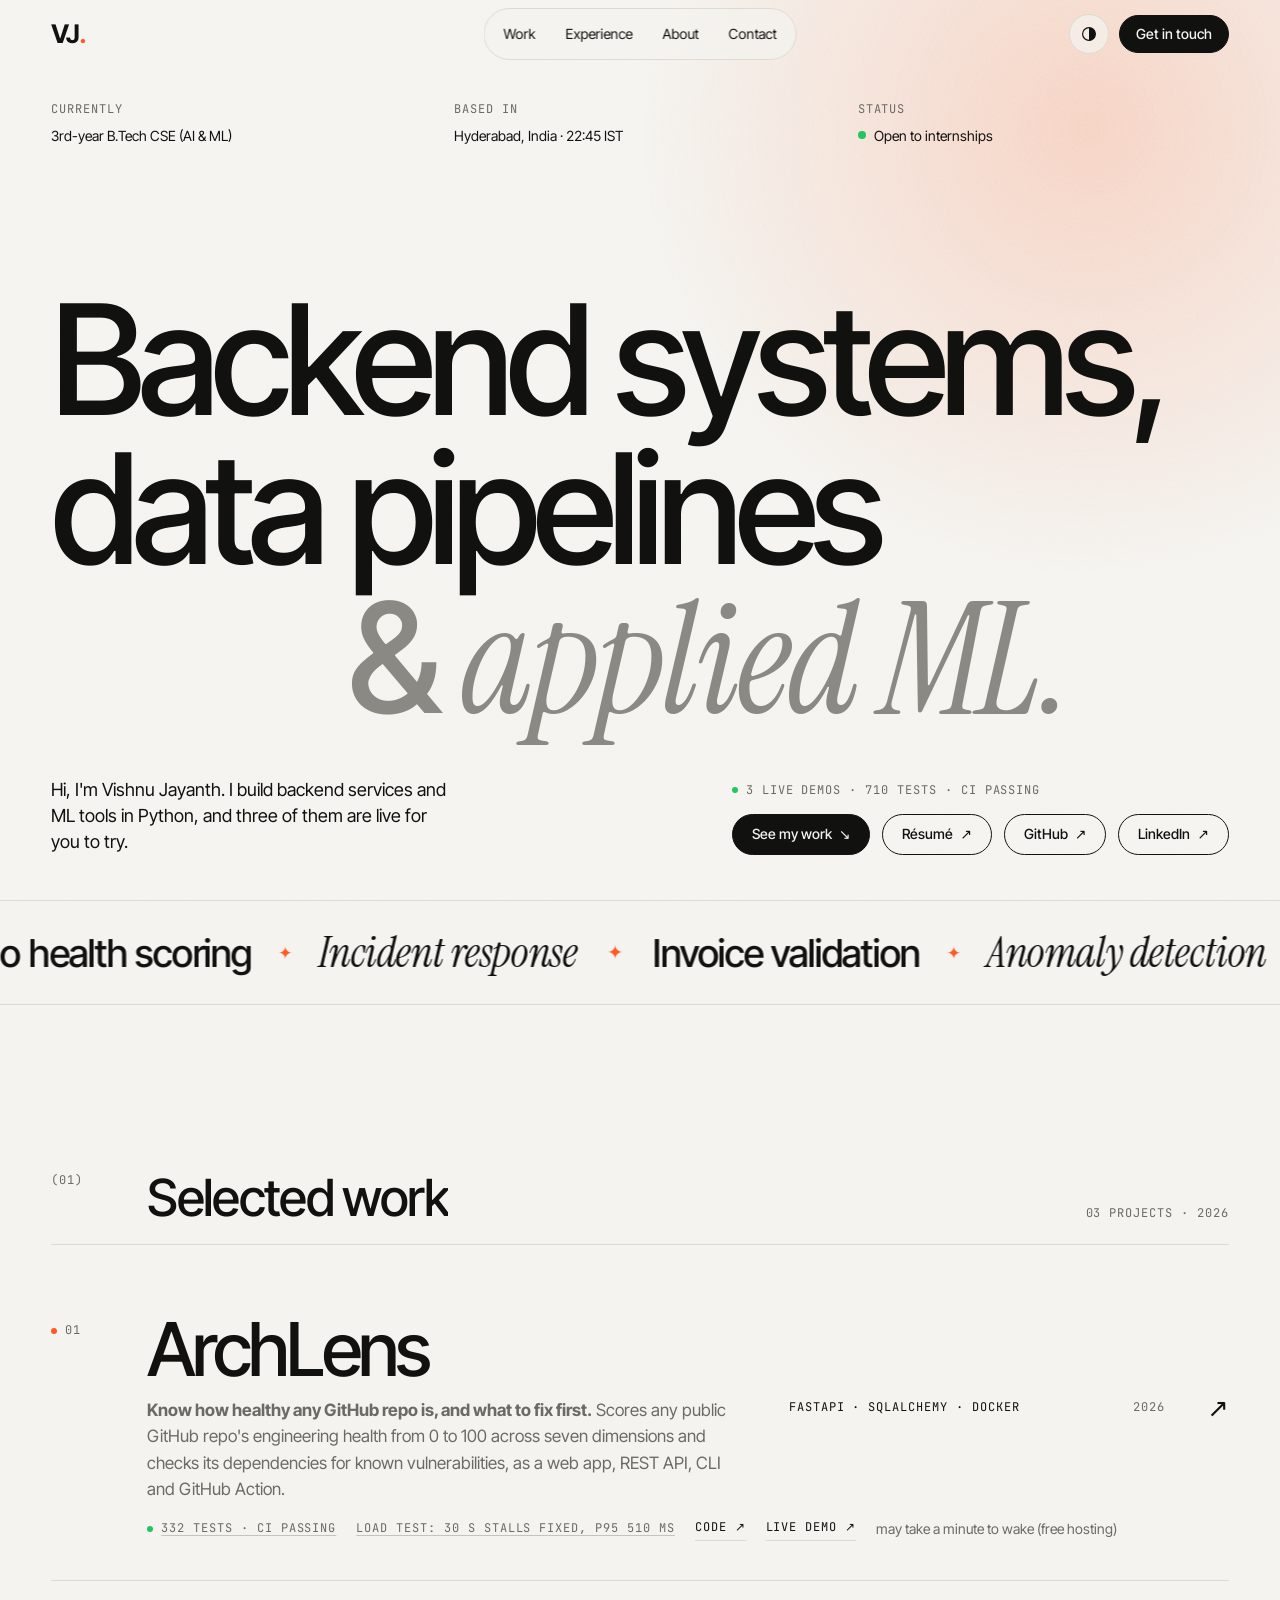
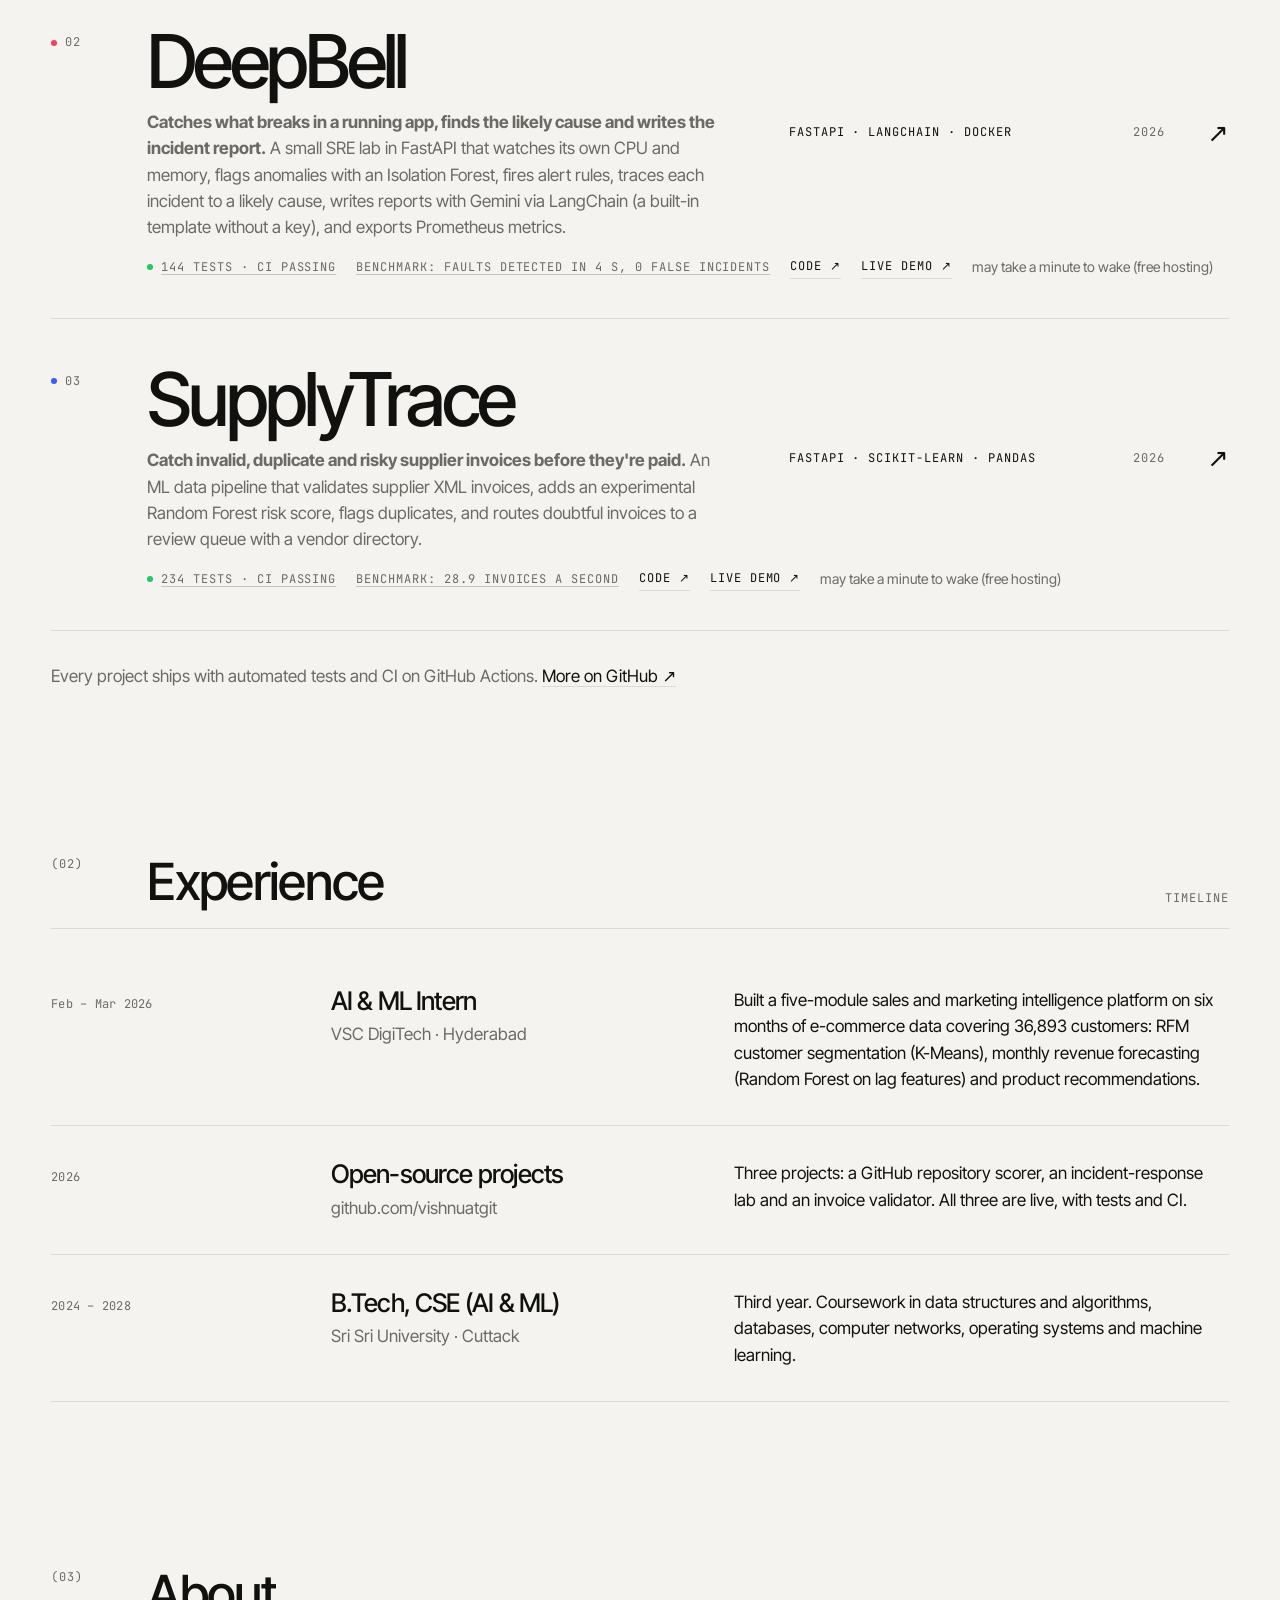
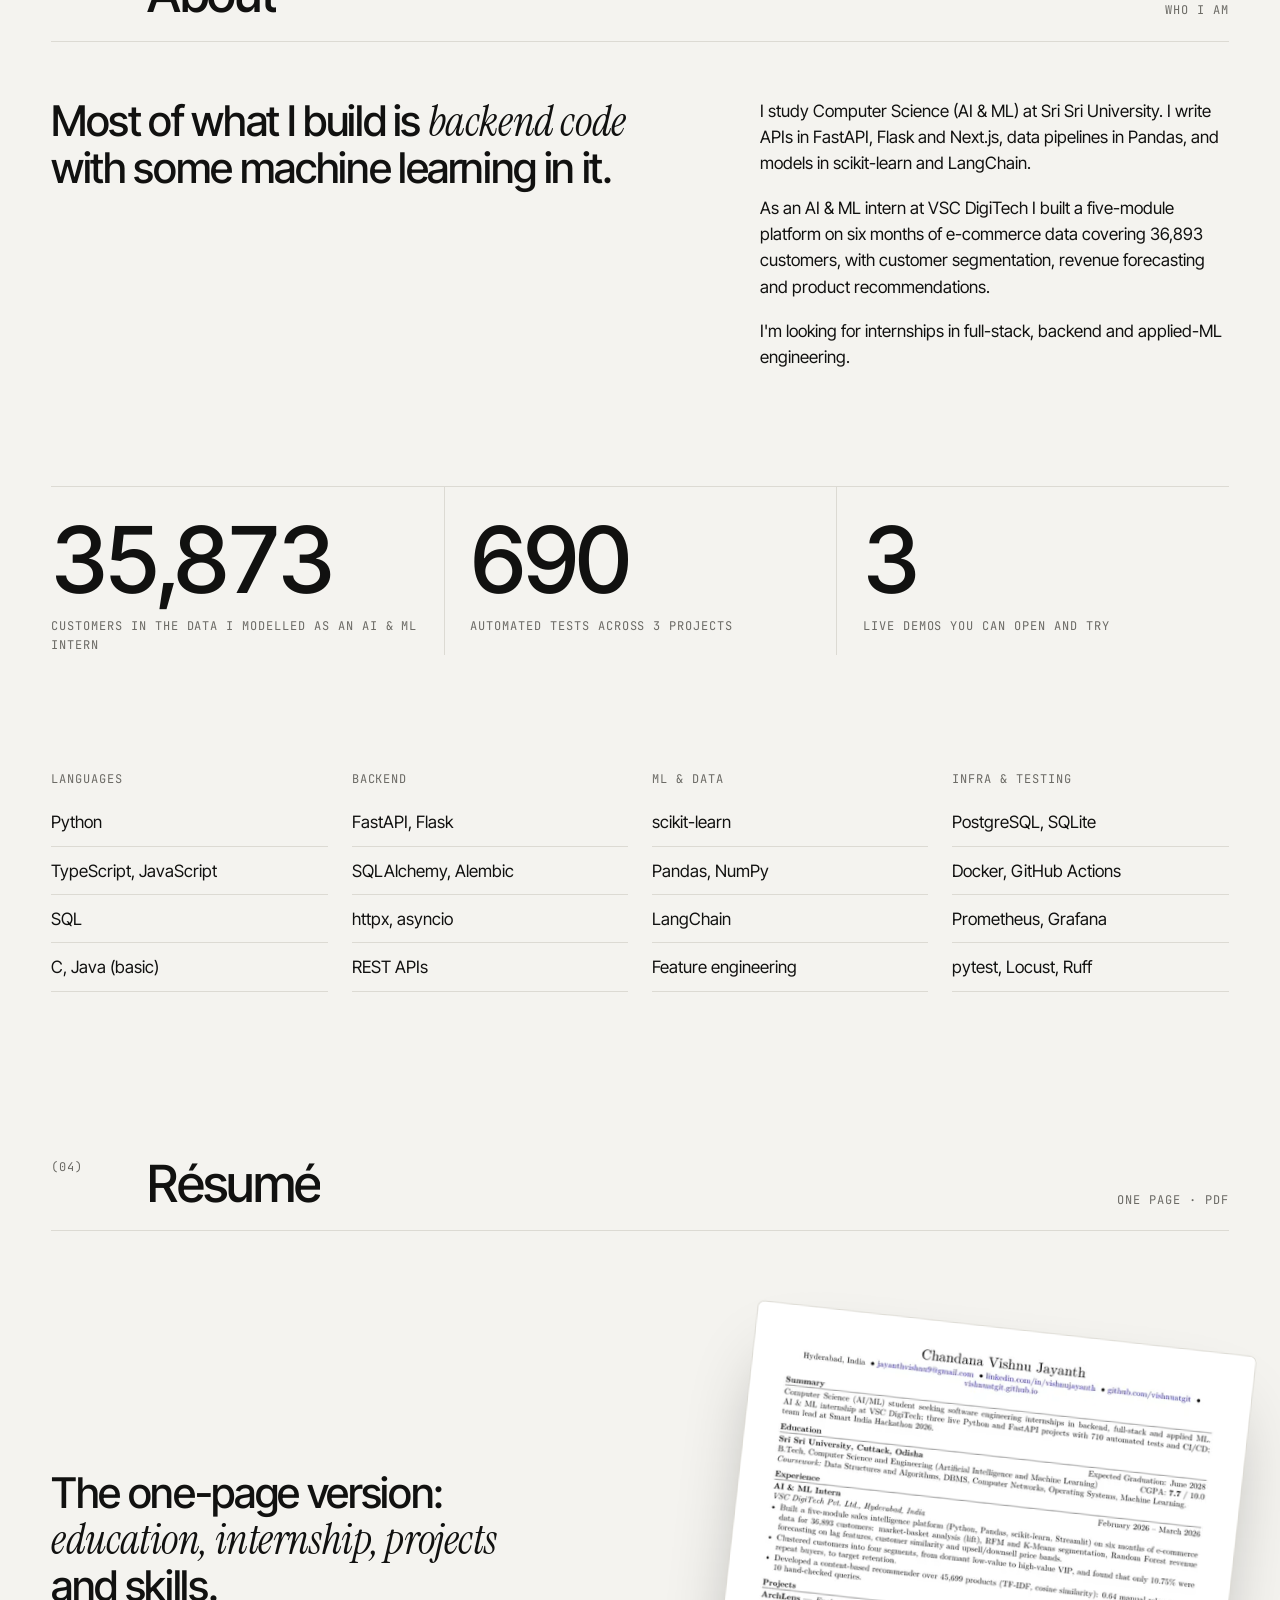
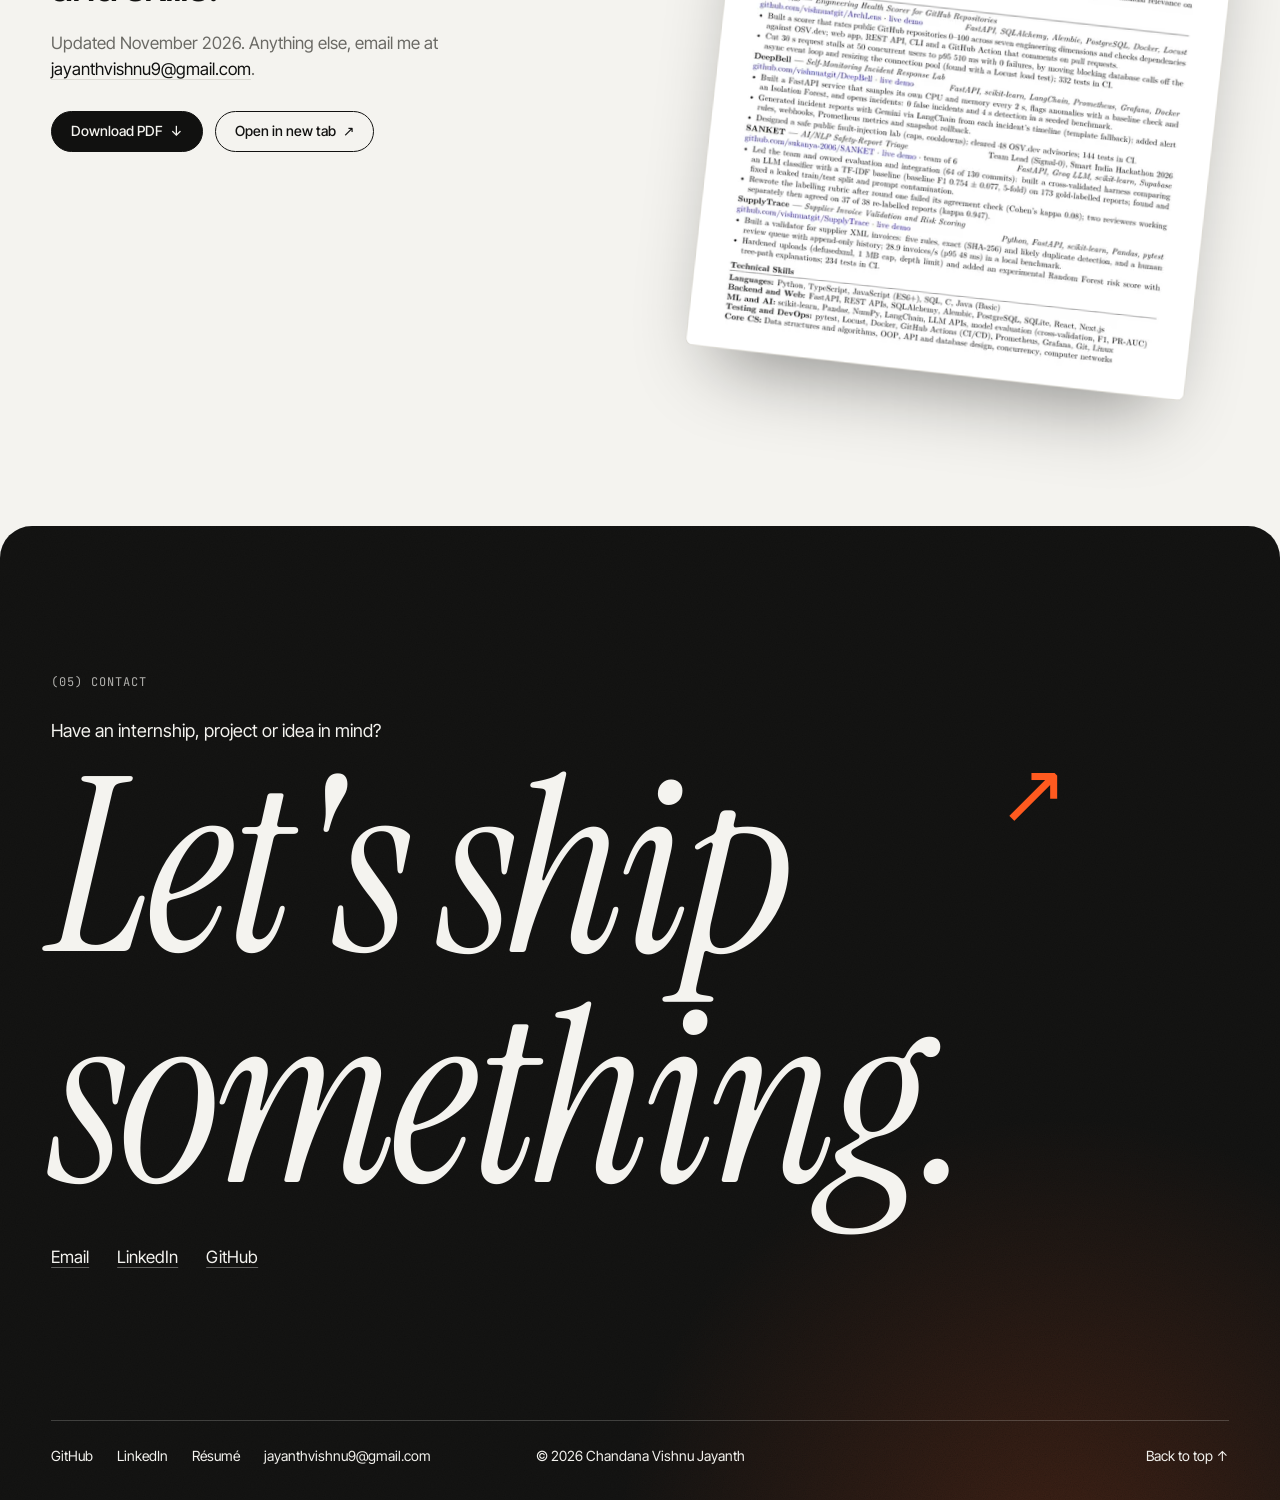
<file: index.html>
<!doctype html>
<html lang="en">
<head>
  <meta charset="utf-8">
  <meta name="viewport" content="width=device-width, initial-scale=1">

  <!-- EDIT: page title and the text shown in Google results and link previews -->
  <title>Chandana Vishnu Jayanth — Backend &amp; Applied ML</title>
  <meta name="description" content="Vishnu Jayanth is a third-year B.Tech CSE (AI & ML) student building backend systems, data pipelines and applied ML in Python.">
  <meta property="og:title" content="Chandana Vishnu Jayanth — Backend & Applied ML">
  <meta property="og:description" content="Backend systems, data pipelines and applied ML. Projects, experience and contact.">
  <meta property="og:type" content="website">
  <meta property="og:url" content="https://vishnuatgit.github.io/">
  <meta property="og:image" content="https://vishnuatgit.github.io/images/og.png">
  <meta property="og:image:width" content="1200">
  <meta property="og:image:height" content="630">
  <meta property="og:image:alt" content="Chandana Vishnu Jayanth: backend systems, data pipelines and applied ML, with screenshots of ArchLens, DeepBell and SupplyTrace">
  <meta name="twitter:card" content="summary_large_image">
  <meta name="twitter:image" content="https://vishnuatgit.github.io/images/og.png">
  <link rel="canonical" href="https://vishnuatgit.github.io/">
  <script type="application/ld+json">{"@context":"https://schema.org","@type":"Person","name":"Chandana Vishnu Jayanth","alternateName":"Vishnu Jayanth","url":"https://vishnuatgit.github.io/","knowsAbout":["Python","FastAPI","Backend engineering","Applied machine learning","Data pipelines"],"sameAs":["https://github.com/vishnuatgit","https://www.linkedin.com/in/vishnujayanth/"]}</script>
  <meta name="theme-color" content="#f4f3ef" media="(prefers-color-scheme: light)">
  <meta name="theme-color" content="#0e0e0d" media="(prefers-color-scheme: dark)">

  <link rel="icon" href="favicon.ico" sizes="48x48">
  <link rel="icon" type="image/svg+xml" href="data:image/svg+xml,%3Csvg%20xmlns='http://www.w3.org/2000/svg'%20viewBox='0%200%2064%2064'%3E%3Crect%20width='64'%20height='64'%20rx='16'%20fill='%23111110'/%3E%3Ctext%20x='50%25'%20y='55%25'%20dominant-baseline='middle'%20text-anchor='middle'%20font-family='Arial,sans-serif'%20font-weight='700'%20font-size='28'%20fill='%23f4f3ef'%3EVJ%3C/text%3E%3C/svg%3E">
  <link rel="apple-touch-icon" href="apple-touch-icon.png">
  <link rel="manifest" href="site.webmanifest">

  <!-- The web fonts load without holding up the first paint: the metric-matched fallbacks in style.css
       show the text straight away and the fonts swap in when they arrive. -->
  <link rel="stylesheet" href="style.css">

  <script>
    // Runs before the page paints, so there is no flash of the wrong theme.
    (function () {
      var root = document.documentElement;
      root.classList.add('js');
      var savedTheme = null;
      try { savedTheme = localStorage.getItem('theme'); } catch (e) {}
      var prefersDark = window.matchMedia('(prefers-color-scheme: dark)').matches;
      root.dataset.theme = savedTheme || (prefersDark ? 'dark' : 'light');
      // The entrance plays on the first page view of a visit only; after that (same tab
      // session) everything shows at once. If storage is blocked, it is skipped.
      var seen = true;
      try { seen = sessionStorage.getItem('seen-intro') === '1'; sessionStorage.setItem('seen-intro', '1'); } catch (e) {}
      if (!seen) {
        root.classList.add('intro');
        // Start once the fonts are in, or after 250 ms at most (the metric-matched fallback
        // fonts in style.css keep the text from jumping if the web fonts arrive later).
        var go = function () { root.classList.add('ready'); };
        if (document.fonts && document.fonts.ready) document.fonts.ready.then(go);
        setTimeout(go, 250);
      }
      // Safety net: if script.js did not run (blocked or failed to load), show everything
      // without animation as soon as the page is parsed.
      document.addEventListener('DOMContentLoaded', function () {
        if (!window.portfolioReady) root.classList.remove('js', 'intro');
      });
    })();
  </script>
</head>
<body>
  <a class="skip" href="#work">Skip to work</a>

  <header class="nav">
    <a class="logo" href="#top">VJ<span>.</span><span class="sr-only"> back to top</span></a>

    <nav class="nav-pill" aria-label="Main">
      <span class="nav-glider" aria-hidden="true"></span>
      <a href="#work">Work</a>
      <a href="#experience">Experience</a>
      <a href="#about">About</a>
      <a href="#contact">Contact</a>
    </nav>

    <div class="nav-actions">
      <button class="theme-toggle" type="button" aria-label="Switch between light and dark theme">
        <svg viewBox="0 0 24 24" width="18" height="18" aria-hidden="true"><circle cx="12" cy="12" r="8.5" fill="none" stroke="currentColor" stroke-width="1.6"/><path d="M12 3.5a8.5 8.5 0 0 1 0 17z" fill="currentColor"/></svg>
      </button>
      <a class="btn btn-solid nav-cta" href="mailto:jayanthvishnu9@gmail.com" data-magnetic data-copy-email>Get in touch</a>
    </div>
  </header>

  <main id="top">
    <!-- ===================== HERO ===================== -->
    <section class="hero">
      <!-- The 3D pipeline network behind the headline: js/hero3d.js draws it on computers with a
           mouse (off switch at the top of that file). Everywhere else this stays an empty box. -->
      <div class="hero-3d" aria-hidden="true"></div>

      <!-- EDIT: the three small facts at the top -->
      <div class="hero-meta">
        <p><span class="label">Currently</span>3rd-year B.Tech CSE (AI&nbsp;&amp;&nbsp;ML)</p>
        <p><span class="label">Based in</span><span>Hyderabad, India · <span id="local-time">IST</span></span></p>
        <p><span class="label">Status</span><span class="status">Open to internships</span></p>
      </div>

      <!-- EDIT: your headline. Keep each line short so it fits on one line on a laptop.
           Each word sits in its own <span class="w"> so the words can rise in one after another. -->
      <h1 class="hero-title">
        <span class="line"><span class="w">Backend</span> <span class="w">systems,</span></span>
        <span class="line"><span class="w">data</span> <span class="w">pipelines</span></span>
        <span class="line soft"><span class="w">&amp;</span> <em><span class="w">applied</span> <span class="w">ML.</span></em></span>
      </h1>

      <div class="hero-foot">
        <p class="hero-intro">Hi, I'm Vishnu Jayanth. I build backend services and ML tools in Python, and three of them are live for you to try.</p>
        <div class="hero-cta">
          <!-- EDIT: the small proof line: keep 710 equal to the number in the About section (the three projects' tests added up) -->
          <p class="hero-proof">3 live demos · 710 tests · CI passing</p>
          <div class="actions">
            <a class="btn btn-solid" href="#work" data-magnetic>See my work <span class="arr arr-se" aria-hidden="true">↘</span></a>
            <a class="btn btn-ghost" href="resume.pdf" target="_blank" rel="noopener">Résumé <span class="arr arr-ne" aria-hidden="true">↗</span></a>
            <a class="btn btn-ghost" href="https://github.com/vishnuatgit" target="_blank" rel="noopener">GitHub <span class="arr arr-ne" aria-hidden="true">↗</span></a>
            <a class="btn btn-ghost" href="https://www.linkedin.com/in/vishnujayanth/" target="_blank" rel="noopener">LinkedIn <span class="arr arr-ne" aria-hidden="true">↗</span></a>
          </div>
        </div>
      </div>
    </section>

    <!-- EDIT: words in the scrolling strip -->
    <div class="marquee" aria-hidden="true">
      <div class="marquee-track">
        <div class="marquee-group">
          <span>Repo health scoring</span><span>Incident response</span><span>Invoice validation</span><span>Anomaly detection</span><span>Revenue forecasting</span><span>Customer segmentation</span><span>Data pipelines</span><span>REST APIs</span>
        </div>
      </div>
    </div>

    <!-- ===================== WORK ===================== -->
    <section class="section" id="work">
      <div class="section-head reveal">
        <h2><span class="label">(01)</span><span class="h-mask"><span>Selected work</span></span></h2>
        <span class="label">03 projects · 2026</span>
      </div>

      <!-- EDIT: one <li> per project.
           Screenshot = the <picture> in .p-shot: 16:10, saved as images/projects/<name>.jpg at 1200×750 (keep it under ~250 KB);
           then run python tools/make_images.py images/projects/<name>.jpg for the smaller JPG and WebP copies it lists.
           It shows on the card on phones and tablets, in the tap-to-enlarge view, and in the floating preview on desktop.
           The accent variable on each row is the project's colour. The row links to projects/<name>.html (the case study).
           .p-proof = the test count; keep it equal to the number on the case study.
           .p-stat = one measured number from the case study; it links to the section that explains how it was measured.
           Live-demo URLs are NOT set here: put them in LIVE_DEMOS at the top of script.js. -->
      <ul class="projects">
        <li class="project reveal" style="--accent:#ff5a1f">
          <button class="p-shot" type="button" aria-haspopup="dialog">
            <picture><source type="image/webp" srcset="images/projects/archlens-600.webp 600w, images/projects/archlens-750.webp 750w, images/projects/archlens-900.webp 900w, images/projects/archlens.webp 1200w" sizes="(min-width: 700px) 46vw, calc(100vw - 32px)"><img src="images/projects/archlens.jpg" srcset="images/projects/archlens-600.jpg 600w, images/projects/archlens-900.jpg 900w, images/projects/archlens.jpg 1200w" sizes="(min-width: 700px) 46vw, calc(100vw - 32px)" width="1200" height="750" loading="lazy" decoding="async" alt="Screenshot of ArchLens"></picture>
            <span class="p-zoom" aria-hidden="true"><svg viewBox="0 0 24 24" width="16" height="16"><path d="M14 4h6v6M10 20H4v-6M20 4l-7 7M4 20l7-7" fill="none" stroke="currentColor" stroke-width="1.8" stroke-linecap="round" stroke-linejoin="round"/></svg></span>
            <span class="sr-only">, enlarge</span>
          </button>
          <div class="p-body">
            <a class="p-link" href="projects/archlens.html">
              <span class="p-index">01</span>
              <span class="p-title">ArchLens</span>
              <span class="p-desc"><strong>Know how healthy any GitHub repo is, and what to fix first.</strong> Scores any public GitHub repo's engineering health from 0 to 100 across seven dimensions and checks its dependencies for known vulnerabilities, as a web app, REST API, CLI and GitHub Action.</span>
              <span class="p-tags">FastAPI · SQLAlchemy · Docker</span>
              <span class="p-year">2026</span>
              <span class="p-arrow" aria-hidden="true">↗</span>
              <span class="sr-only">(case study)</span>
            </a>
            <p class="p-more">
              <span class="p-proof"><a href="https://github.com/vishnuatgit/ArchLens/actions/workflows/ci.yml" target="_blank" rel="noopener">332 tests · CI passing</a></span>
              <span class="p-stat"><a href="projects/archlens.html#decisions">Load test: 30 s stalls fixed, p95 510 ms</a></span>
              <a class="p-ext" href="https://github.com/vishnuatgit/ArchLens" target="_blank" rel="noopener">Code <span aria-hidden="true">↗</span><span class="sr-only">: ArchLens on GitHub</span></a>
              <a class="p-ext" data-demo="archlens" hidden>Live demo <span aria-hidden="true">↗</span><span class="sr-only">: ArchLens</span></a>
              <span class="p-wake" data-demo-note="archlens" hidden>may take a minute to wake (free hosting)</span>
            </p>
          </div>
        </li>
        <li class="project reveal" style="--accent:#f43f5e">
          <button class="p-shot" type="button" aria-haspopup="dialog">
            <picture><source type="image/webp" srcset="images/projects/deepbell-600.webp 600w, images/projects/deepbell-750.webp 750w, images/projects/deepbell-900.webp 900w, images/projects/deepbell.webp 1200w" sizes="(min-width: 700px) 46vw, calc(100vw - 32px)"><img src="images/projects/deepbell.jpg" srcset="images/projects/deepbell-600.jpg 600w, images/projects/deepbell-900.jpg 900w, images/projects/deepbell.jpg 1200w" sizes="(min-width: 700px) 46vw, calc(100vw - 32px)" width="1200" height="750" loading="lazy" decoding="async" alt="Screenshot of DeepBell"></picture>
            <span class="p-zoom" aria-hidden="true"><svg viewBox="0 0 24 24" width="16" height="16"><path d="M14 4h6v6M10 20H4v-6M20 4l-7 7M4 20l7-7" fill="none" stroke="currentColor" stroke-width="1.8" stroke-linecap="round" stroke-linejoin="round"/></svg></span>
            <span class="sr-only">, enlarge</span>
          </button>
          <div class="p-body">
            <a class="p-link" href="projects/deepbell.html">
              <span class="p-index">02</span>
              <span class="p-title">DeepBell</span>
              <span class="p-desc"><strong>Catches what breaks in a running app, finds the likely cause and writes the incident report.</strong> A small SRE lab in FastAPI that watches its own CPU and memory, flags anomalies with an Isolation Forest, fires alert rules, traces each incident to a likely cause, writes reports with Gemini via LangChain (a built-in template without a key), and exports Prometheus metrics.</span>
              <span class="p-tags">FastAPI · LangChain · Docker</span>
              <span class="p-year">2026</span>
              <span class="p-arrow" aria-hidden="true">↗</span>
              <span class="sr-only">(case study)</span>
            </a>
            <p class="p-more">
              <span class="p-proof"><a href="https://github.com/vishnuatgit/DeepBell/actions/workflows/ci.yml" target="_blank" rel="noopener">144 tests · CI passing</a></span>
              <span class="p-stat"><a href="projects/deepbell.html#proof">Benchmark: faults detected in 4 s, 0 false incidents</a></span>
              <a class="p-ext" href="https://github.com/vishnuatgit/DeepBell" target="_blank" rel="noopener">Code <span aria-hidden="true">↗</span><span class="sr-only">: DeepBell on GitHub</span></a>
              <a class="p-ext" data-demo="deepbell" hidden>Live demo <span aria-hidden="true">↗</span><span class="sr-only">: DeepBell</span></a>
              <span class="p-wake" data-demo-note="deepbell" hidden>may take a minute to wake (free hosting)</span>
            </p>
          </div>
        </li>
        <li class="project reveal" style="--accent:#3b5bff">
          <button class="p-shot" type="button" aria-haspopup="dialog">
            <picture><source type="image/webp" srcset="images/projects/supplytrace-600.webp 600w, images/projects/supplytrace-750.webp 750w, images/projects/supplytrace-900.webp 900w, images/projects/supplytrace.webp 1200w" sizes="(min-width: 700px) 46vw, calc(100vw - 32px)"><img src="images/projects/supplytrace.jpg" srcset="images/projects/supplytrace-600.jpg 600w, images/projects/supplytrace-900.jpg 900w, images/projects/supplytrace.jpg 1200w" sizes="(min-width: 700px) 46vw, calc(100vw - 32px)" width="1200" height="750" loading="lazy" decoding="async" alt="Screenshot of SupplyTrace"></picture>
            <span class="p-zoom" aria-hidden="true"><svg viewBox="0 0 24 24" width="16" height="16"><path d="M14 4h6v6M10 20H4v-6M20 4l-7 7M4 20l7-7" fill="none" stroke="currentColor" stroke-width="1.8" stroke-linecap="round" stroke-linejoin="round"/></svg></span>
            <span class="sr-only">, enlarge</span>
          </button>
          <div class="p-body">
            <a class="p-link" href="projects/supplytrace.html">
              <span class="p-index">03</span>
              <span class="p-title">SupplyTrace</span>
              <span class="p-desc"><strong>Catch invalid, duplicate and risky supplier invoices before they're paid.</strong> An ML data pipeline that validates supplier XML invoices, adds an experimental Random Forest risk score, flags duplicates, and routes doubtful invoices to a review queue with a vendor directory.</span>
              <span class="p-tags">FastAPI · scikit-learn · Pandas</span>
              <span class="p-year">2026</span>
              <span class="p-arrow" aria-hidden="true">↗</span>
              <span class="sr-only">(case study)</span>
            </a>
            <p class="p-more">
              <span class="p-proof"><a href="https://github.com/vishnuatgit/SupplyTrace/actions/workflows/ci.yml" target="_blank" rel="noopener">234 tests · CI passing</a></span>
              <span class="p-stat"><a href="projects/supplytrace.html#proof">Benchmark: 28.9 invoices a second</a></span>
              <a class="p-ext" href="https://github.com/vishnuatgit/SupplyTrace" target="_blank" rel="noopener">Code <span aria-hidden="true">↗</span><span class="sr-only">: SupplyTrace on GitHub</span></a>
              <a class="p-ext" data-demo="supplytrace" hidden>Live demo <span aria-hidden="true">↗</span><span class="sr-only">: SupplyTrace</span></a>
              <span class="p-wake" data-demo-note="supplytrace" hidden>may take a minute to wake (free hosting)</span>
            </p>
          </div>
        </li>
      </ul>

      <!-- EDIT: smaller projects, one line each (same wording as the GitHub profile README) -->
      <p class="more reveal">Every project ships with automated tests and CI on GitHub Actions. <a href="https://github.com/vishnuatgit" target="_blank" rel="noopener">More on GitHub <span aria-hidden="true">↗</span></a></p>
    </section>

    <!-- ===================== EXPERIENCE ===================== -->
    <section class="section" id="experience">
      <div class="section-head reveal">
        <h2><span class="label">(02)</span><span class="h-mask"><span>Experience</span></span></h2>
        <span class="label">Timeline</span>
      </div>

      <!-- EDIT: newest first. Add hackathons, clubs or freelance work here when you have them. -->
      <ol class="timeline">
        <li class="reveal">
          <span class="t-when">Feb – Mar 2026</span>
          <div class="t-what">
            <h3>AI &amp; ML Intern</h3>
            <p>VSC DigiTech · Hyderabad</p>
          </div>
          <p class="t-desc">Built a five-module sales and marketing intelligence platform on six months of <span class="nobr">e-commerce</span> data covering 36,893 customers: RFM customer segmentation (K-Means), monthly revenue forecasting (Random Forest on lag features) and product recommendations.</p>
        </li>
        <li class="reveal">
          <span class="t-when">2026</span>
          <div class="t-what">
            <h3>Open-source projects</h3>
            <p>github.com/vishnuatgit</p>
          </div>
          <p class="t-desc">Three projects: a GitHub repository scorer, an incident-response lab and an invoice validator. All three are live, with tests and CI.</p>
        </li>
        <li class="reveal">
          <span class="t-when">2024 – 2028</span>
          <div class="t-what">
            <h3>B.Tech, CSE (AI &amp; ML)</h3>
            <p>Sri Sri University · Cuttack</p>
          </div>
          <p class="t-desc">Third year. Coursework in data structures and algorithms, databases, computer networks, operating systems and machine learning.</p>
        </li>
      </ol>

    </section>

    <!-- ===================== ABOUT ===================== -->
    <section class="section" id="about">
      <div class="section-head reveal">
        <h2><span class="label">(03)</span><span class="h-mask"><span>About</span></span></h2>
        <span class="label">Who I am</span>
      </div>

      <!-- EDIT: rewrite these in your own voice -->
      <div class="about">
        <p class="lead reveal">Most of what I build is <em>backend code</em> with some machine learning in it.</p>
        <div class="about-body reveal">
          <p>I study Computer Science (AI &amp; ML) at Sri Sri University. I write APIs in FastAPI, Flask and Next.js, data pipelines in Pandas, and models in scikit-learn and LangChain.</p>
          <p>As an AI &amp; ML intern at VSC DigiTech I built a five-module platform on six months of <span class="nobr">e-commerce</span> data covering 36,893 customers, with customer segmentation, revenue forecasting and product recommendations.</p>
          <p>I'm looking for internships in full-stack, backend and applied-ML engineering.</p>
        </div>
      </div>

      <!-- EDIT: keep these numbers true. data-count makes a number count up when it scrolls into view. -->
      <dl class="stats reveal">
        <div><dt>Customers in the data I modelled as an AI &amp; ML intern</dt><dd data-count>36,893</dd></div>
        <div><dt>Automated tests across 3 projects</dt><dd data-count>710</dd></div>
        <div><dt>Live demos you can open and try</dt><dd>3</dd></div>
      </dl>

      <!-- EDIT: skills -->
      <div class="skills reveal">
        <div>
          <h3 class="label">Languages</h3>
          <ul><li>Python</li><li>TypeScript, JavaScript</li><li>SQL</li><li>C, Java (basic)</li></ul>
        </div>
        <div>
          <h3 class="label">Backend</h3>
          <ul><li>FastAPI, Flask</li><li>SQLAlchemy, Alembic</li><li>httpx, asyncio</li><li>REST APIs</li></ul>
        </div>
        <div>
          <h3 class="label">ML &amp; data</h3>
          <ul><li>scikit-learn</li><li>Pandas, NumPy</li><li>LangChain</li><li>Feature engineering</li></ul>
        </div>
        <div>
          <h3 class="label">Infra &amp; testing</h3>
          <ul><li>PostgreSQL, SQLite</li><li>Docker, GitHub Actions</li><li>Prometheus, Grafana</li><li>pytest, Locust, Ruff</li></ul>
        </div>
      </div>
    </section>

    <!-- ===================== RÉSUMÉ ===================== -->
    <!-- EDIT: to update, replace resume.pdf (keep your phone number off it) and images/resume-preview.jpg -->
    <section class="section" id="resume">
      <div class="section-head reveal">
        <h2><span class="label">(04)</span><span class="h-mask"><span>Résumé</span></span></h2>
        <span class="label">One page · PDF</span>
      </div>

      <div class="resume">
        <div class="reveal">
          <p class="lead">The one-page version: <em>education, internship, projects</em> and skills.</p>
          <p class="resume-note">Updated November 2026. Anything else, email me at <a href="mailto:jayanthvishnu9@gmail.com">jayanthvishnu9@gmail.com</a>.</p>
          <div class="actions">
            <a class="btn btn-solid" href="resume.pdf" download="Chandana_Vishnu_Jayanth_Resume.pdf" data-magnetic>Download PDF <span class="arr arr-s" aria-hidden="true">↓</span></a>
            <a class="btn btn-ghost" href="resume.pdf" target="_blank" rel="noopener">Open in new tab <span class="arr arr-ne" aria-hidden="true">↗</span></a>
          </div>
        </div>
        <div class="resume-visual reveal">
          <a class="resume-paper" href="resume.pdf" target="_blank" rel="noopener" aria-label="Open the résumé PDF">
            <picture><source type="image/webp" srcset="images/resume-preview-600.webp 600w, images/resume-preview-900.webp 900w, images/resume-preview.webp 1105w" sizes="(min-width: 761px) 500px, calc(100vw - 32px)"><img src="images/resume-preview.jpg" width="1105" height="1430" loading="lazy" decoding="async" alt="Page one of the résumé: education, VSC DigiTech internship, ArchLens, DeepBell, SANKET and SupplyTrace projects, and technical skills"></picture>
          </a>
        </div>
      </div>
    </section>
  </main>

  <!-- ===================== CONTACT ===================== -->
  <footer class="contact" id="contact">
    <span class="label" role="heading" aria-level="2">(05) Contact</span>
    <p class="contact-kicker reveal">Have an internship, project or idea in mind?</p>
    <!-- EDIT: your email (also in the nav button at the top) -->
    <a class="contact-mail reveal" href="mailto:jayanthvishnu9@gmail.com" data-copy-email><span class="cm-mask"><span>Let's ship something.</span></span><span class="cm-arrow" aria-hidden="true">↗</span></a>
    <!-- "Email" and the headline open Gmail on a computer and the mail app on a phone, and copy the address with a toast; "Share" shows only where there is a share sheet (phones and tablets). See js/contact.js -->
    <ul class="cm-options" aria-label="Ways to contact me">
      <li><a href="mailto:jayanthvishnu9@gmail.com?subject=Hello%20from%20your%20portfolio" data-copy-email>Email</a></li>
      <li><a href="https://www.linkedin.com/in/vishnujayanth/" target="_blank" rel="noopener">LinkedIn</a></li>
      <li><a href="https://github.com/vishnuatgit" target="_blank" rel="noopener">GitHub</a></li>
      <li hidden><button type="button" data-share>Share</button></li>
    </ul>

    <div class="contact-foot">
      <ul class="socials">
        <li><a href="https://github.com/vishnuatgit" target="_blank" rel="noopener">GitHub</a></li>
        <li><a href="https://www.linkedin.com/in/vishnujayanth/" target="_blank" rel="noopener">LinkedIn</a></li>
        <li><a href="resume.pdf" target="_blank" rel="noopener">Résumé</a></li>
        <li><a href="mailto:jayanthvishnu9@gmail.com">jayanthvishnu9@gmail.com</a></li>
      </ul>
      <p>© <span id="year">2026</span> Chandana Vishnu Jayanth</p>
      <a href="#top">Back to top <span aria-hidden="true">↑</span></a>
    </div>
  </footer>

  <!-- Floating project preview (desktop with a mouse; script.js fills it from the .p-shot images) -->
  <div class="preview" aria-hidden="true">
    <div class="preview-tilt">
      <div class="preview-card">
        <div class="preview-bar"><i></i><i></i><i></i><span class="preview-name"></span></div>
        <div class="preview-window"><div class="preview-reel"></div></div>
      </div>
    </div>
  </div>

  <!-- Tap-to-enlarge view for project screenshots (phones and tablets) -->
  <dialog class="lightbox" aria-labelledby="lightbox-title">
    <div class="lightbox-inner">
      <div class="lightbox-media">
        <div class="lightbox-scroller">
          <img class="lightbox-img" src="[data-uri]" width="1200" height="750" decoding="async" alt="">   <!-- the real image is set when it opens (script.js) -->
        </div>
        <span class="lightbox-hint" aria-hidden="true">Swipe to pan ⟷</span>
      </div>
      <div class="lightbox-bar">
        <p class="lightbox-title" id="lightbox-title"></p>
        <a class="lightbox-link" href="projects/archlens.html">Case study <span aria-hidden="true">→</span></a>
        <button class="lightbox-close" type="button" aria-label="Close" autofocus>
          <svg viewBox="0 0 24 24" width="18" height="18" aria-hidden="true"><path d="M6 6l12 12M18 6L6 18" fill="none" stroke="currentColor" stroke-width="1.8" stroke-linecap="round"/></svg>
        </button>
      </div>
    </div>
  </dialog>

  <script src="script.js" defer></script>
  <script src="js/contact.js" defer></script>
  <script src="js/reel.js" defer></script>
</body>
</html>
</file>
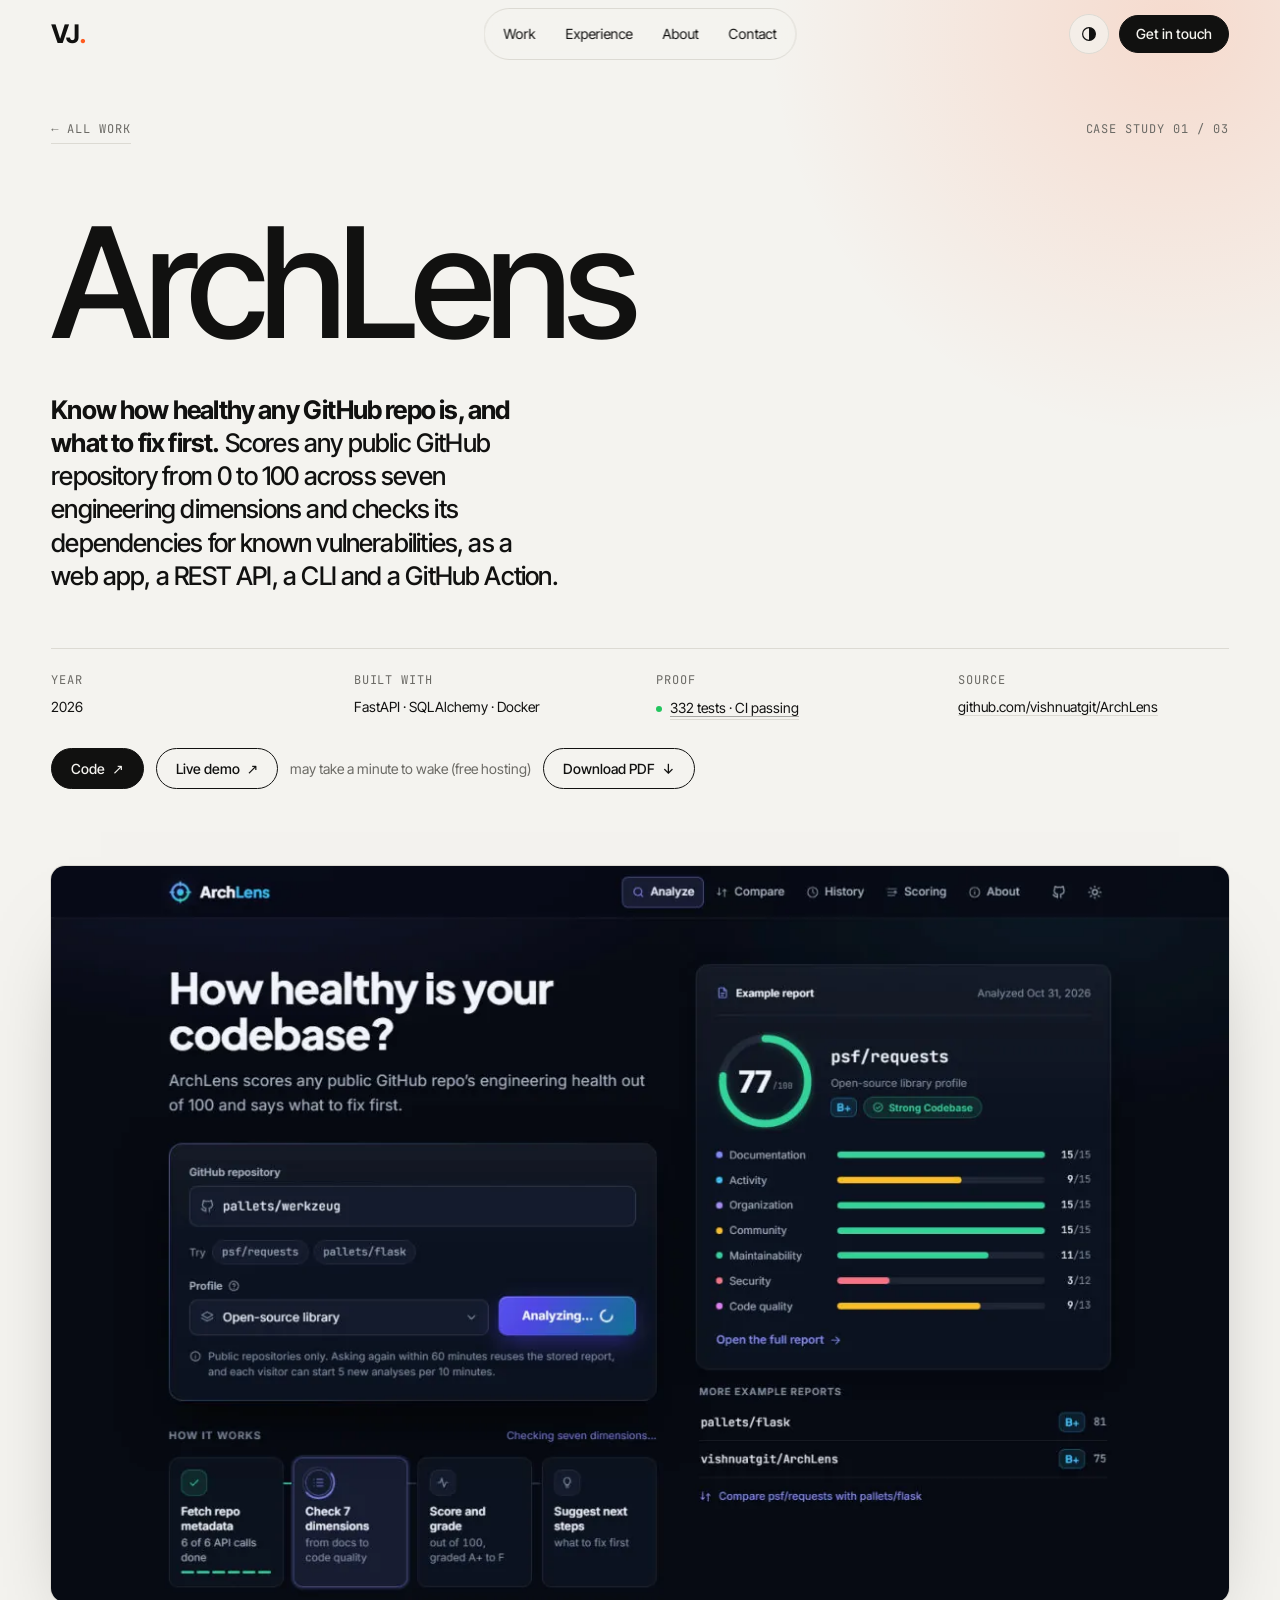
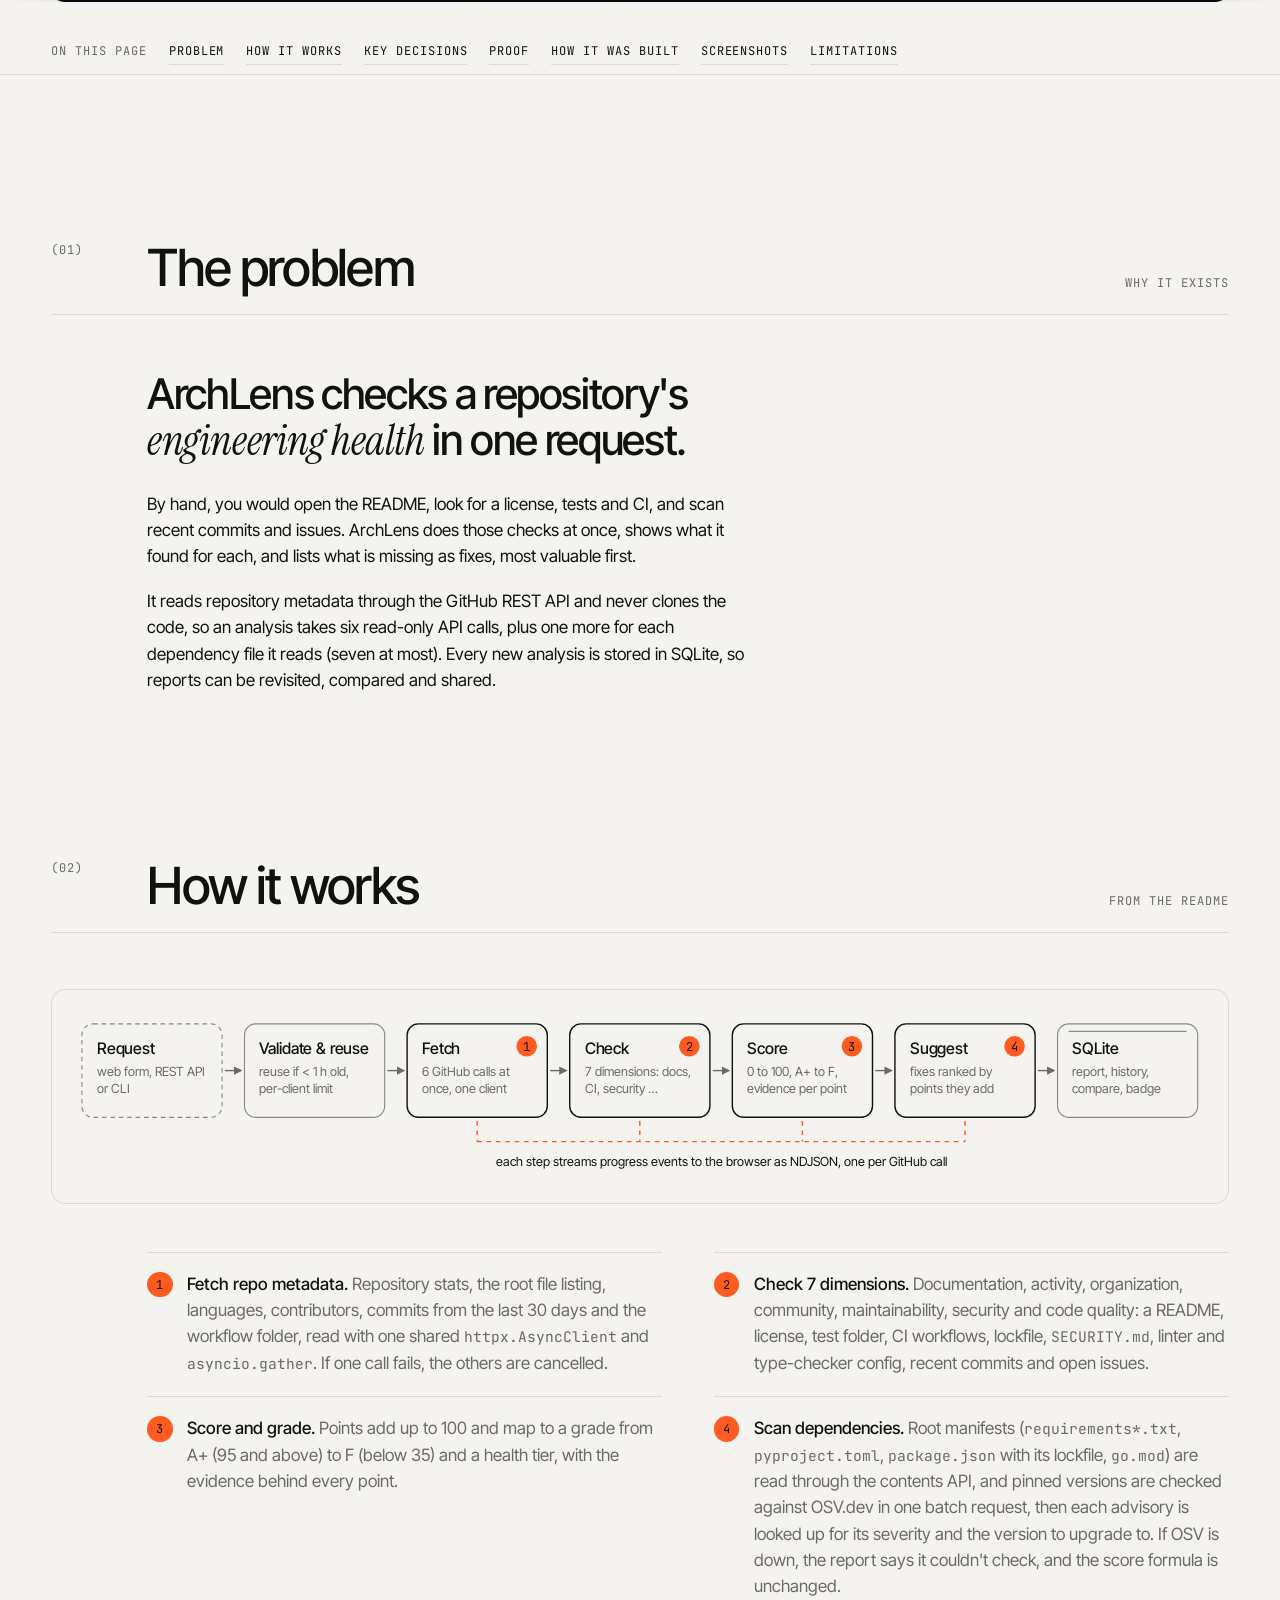
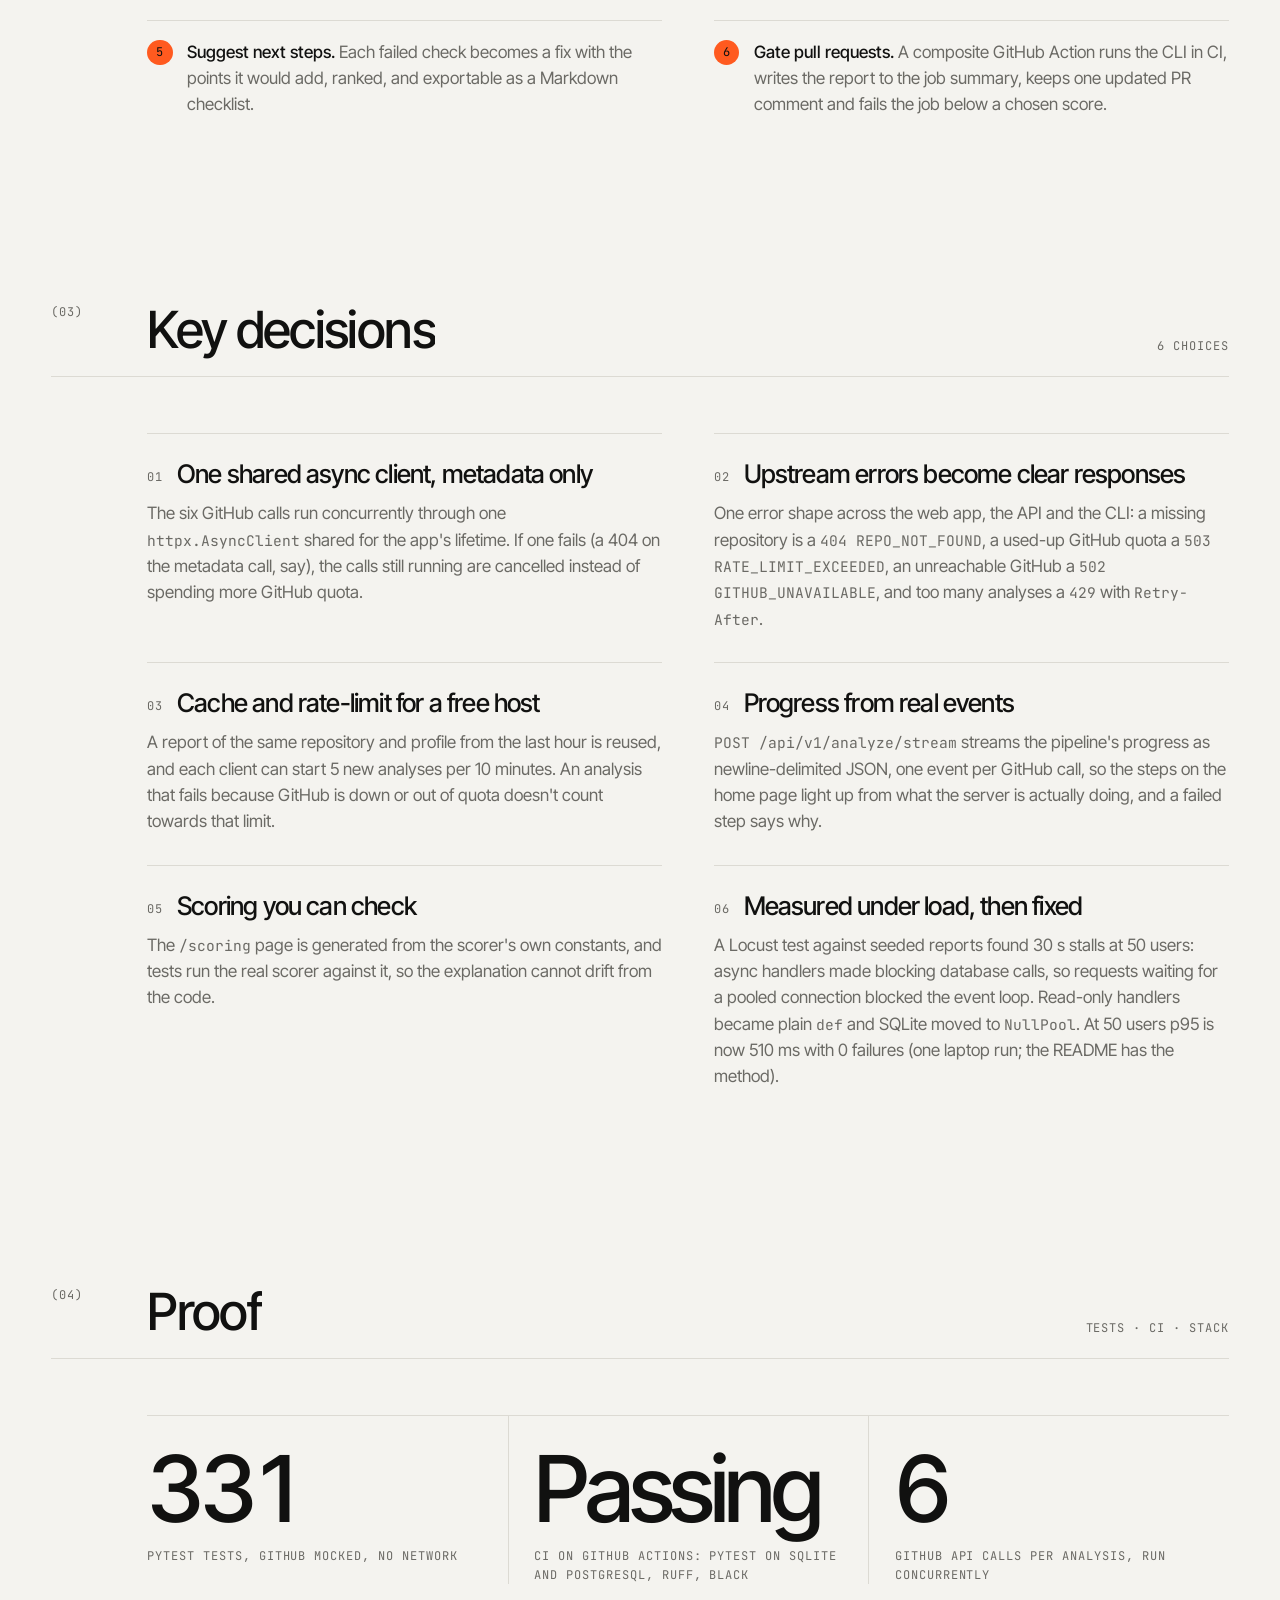
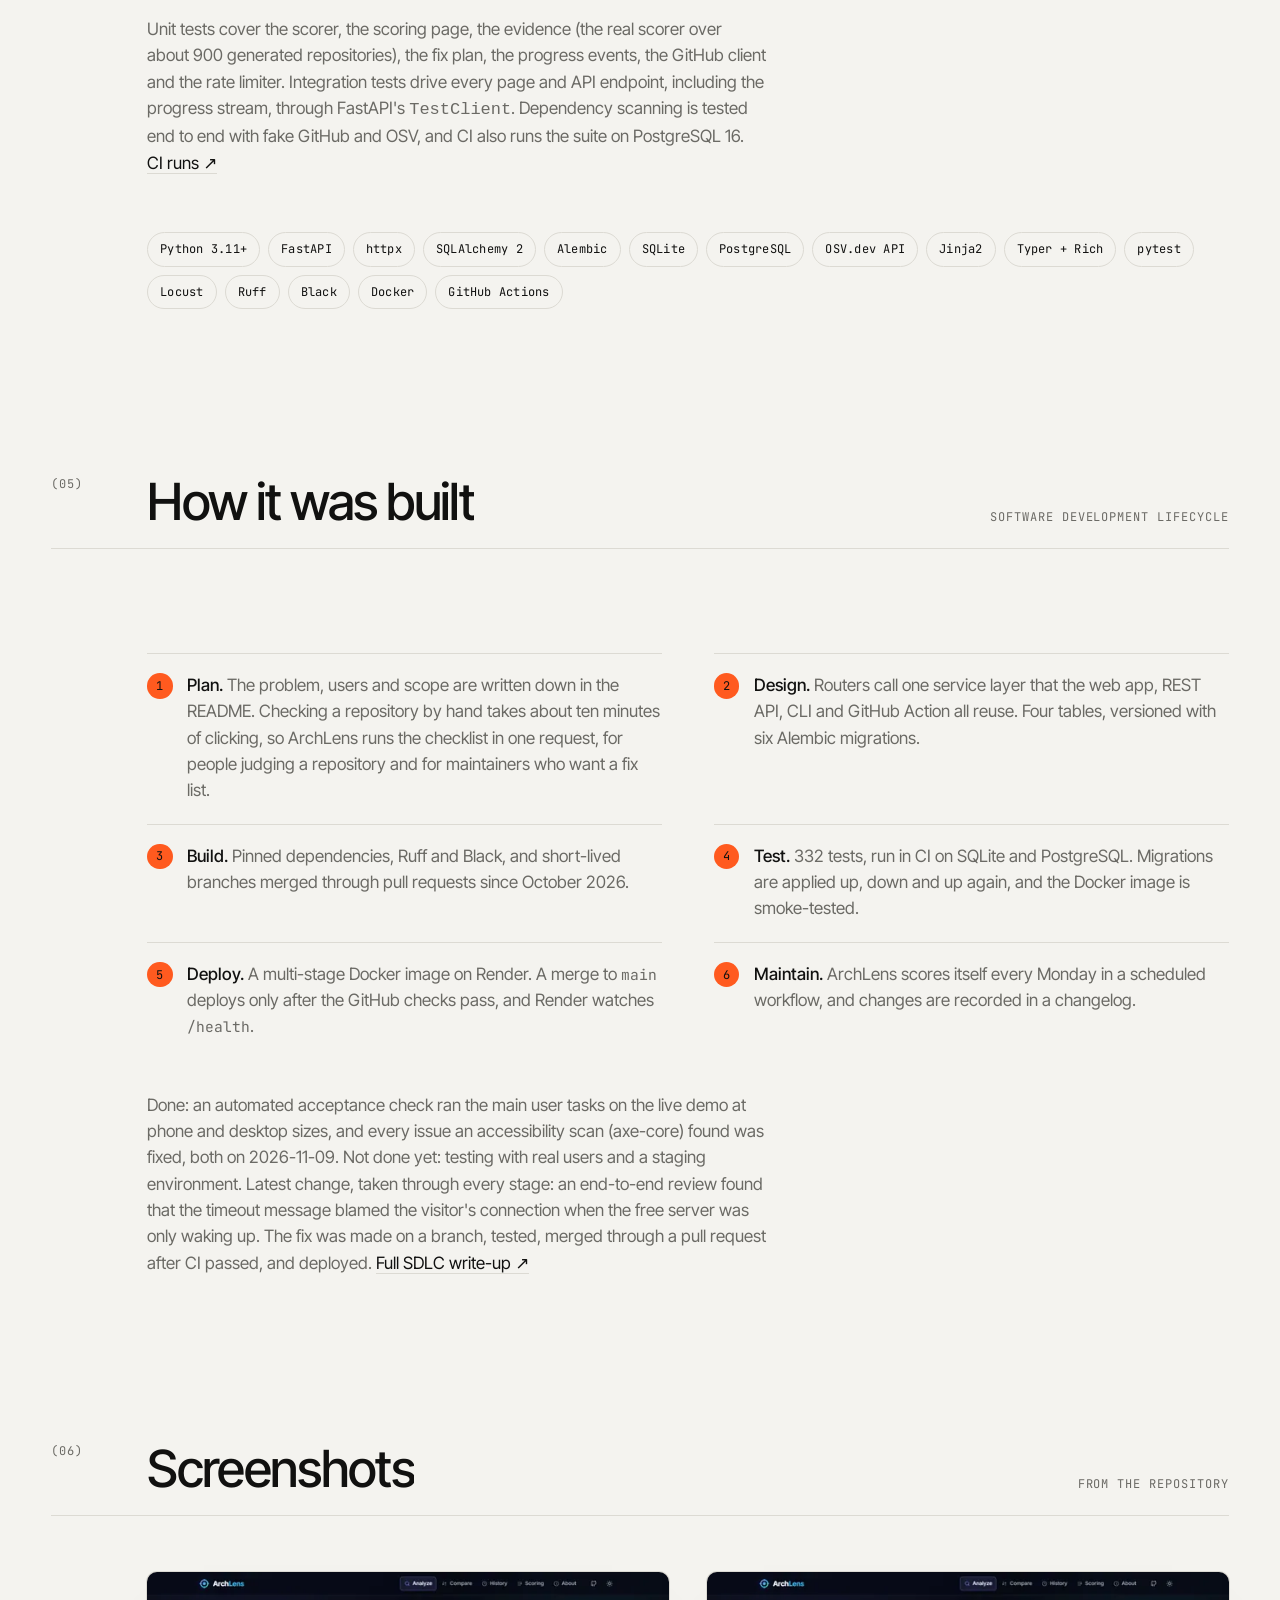
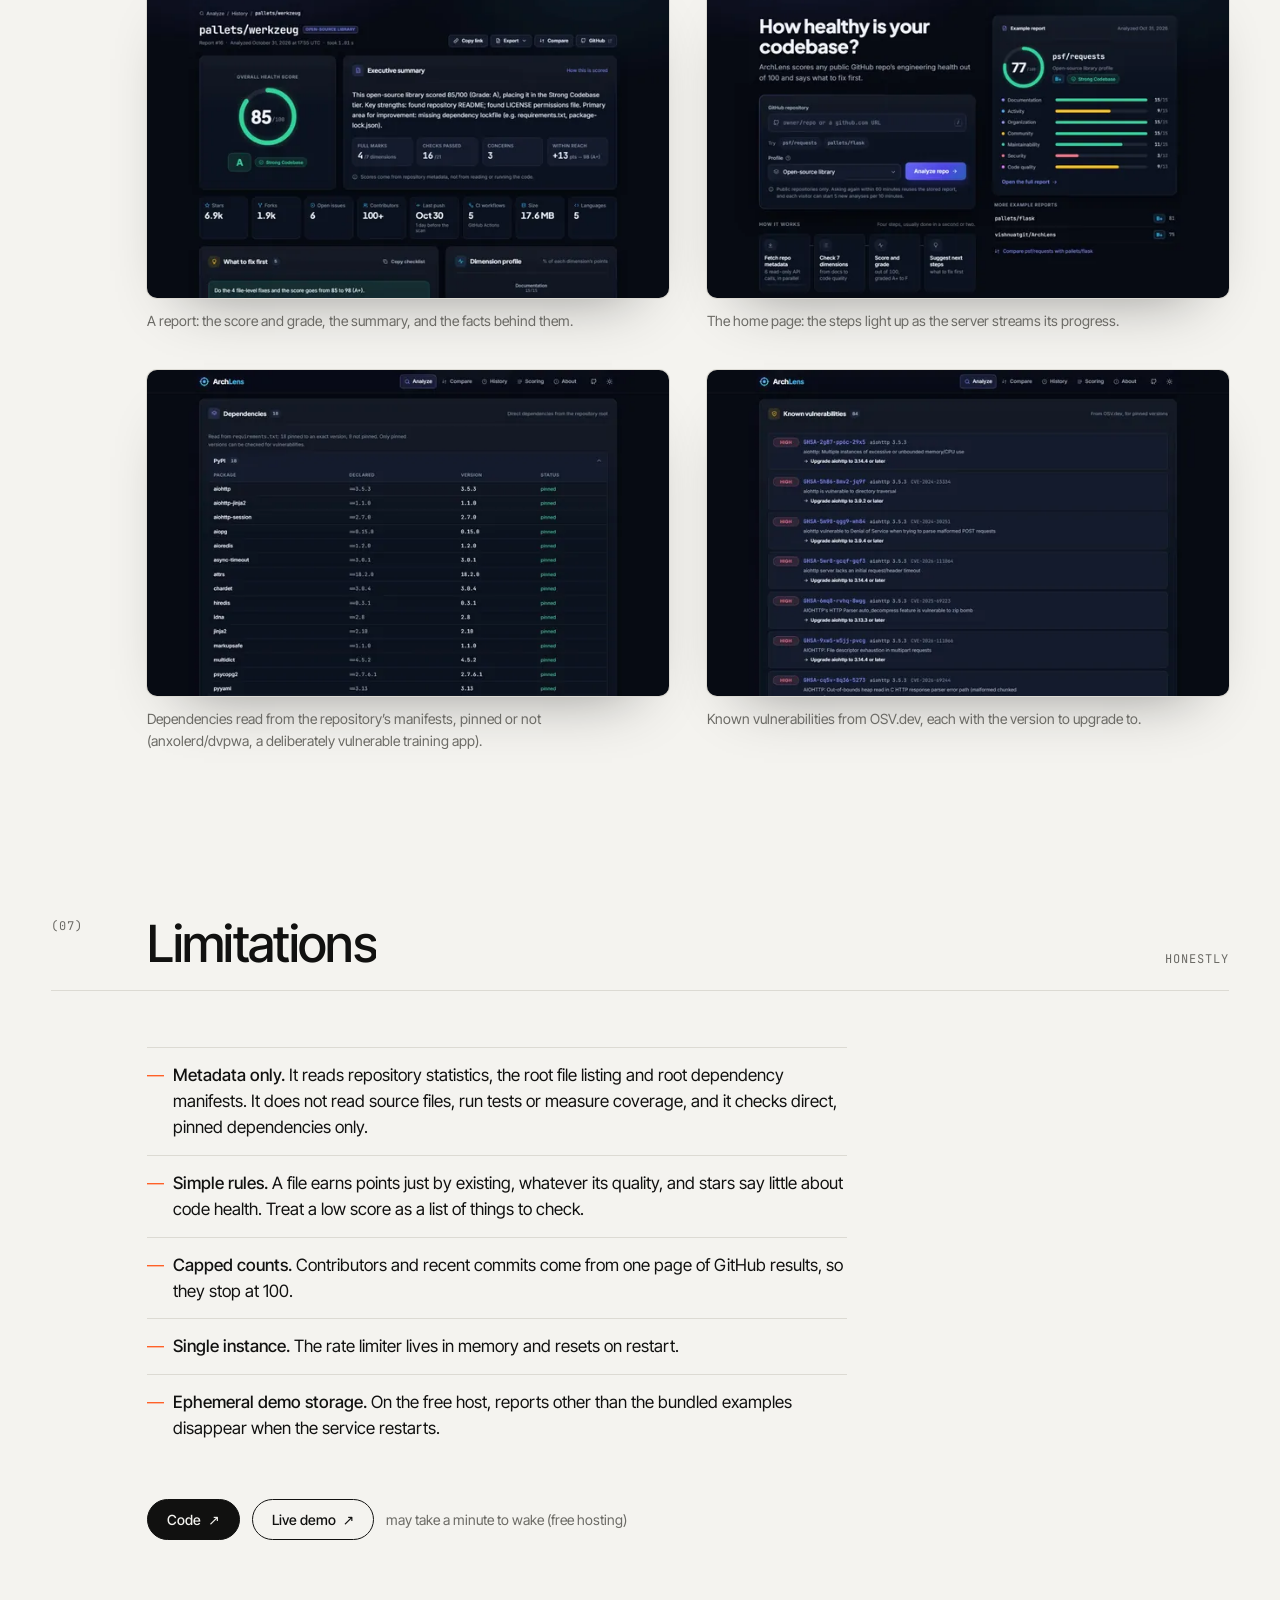
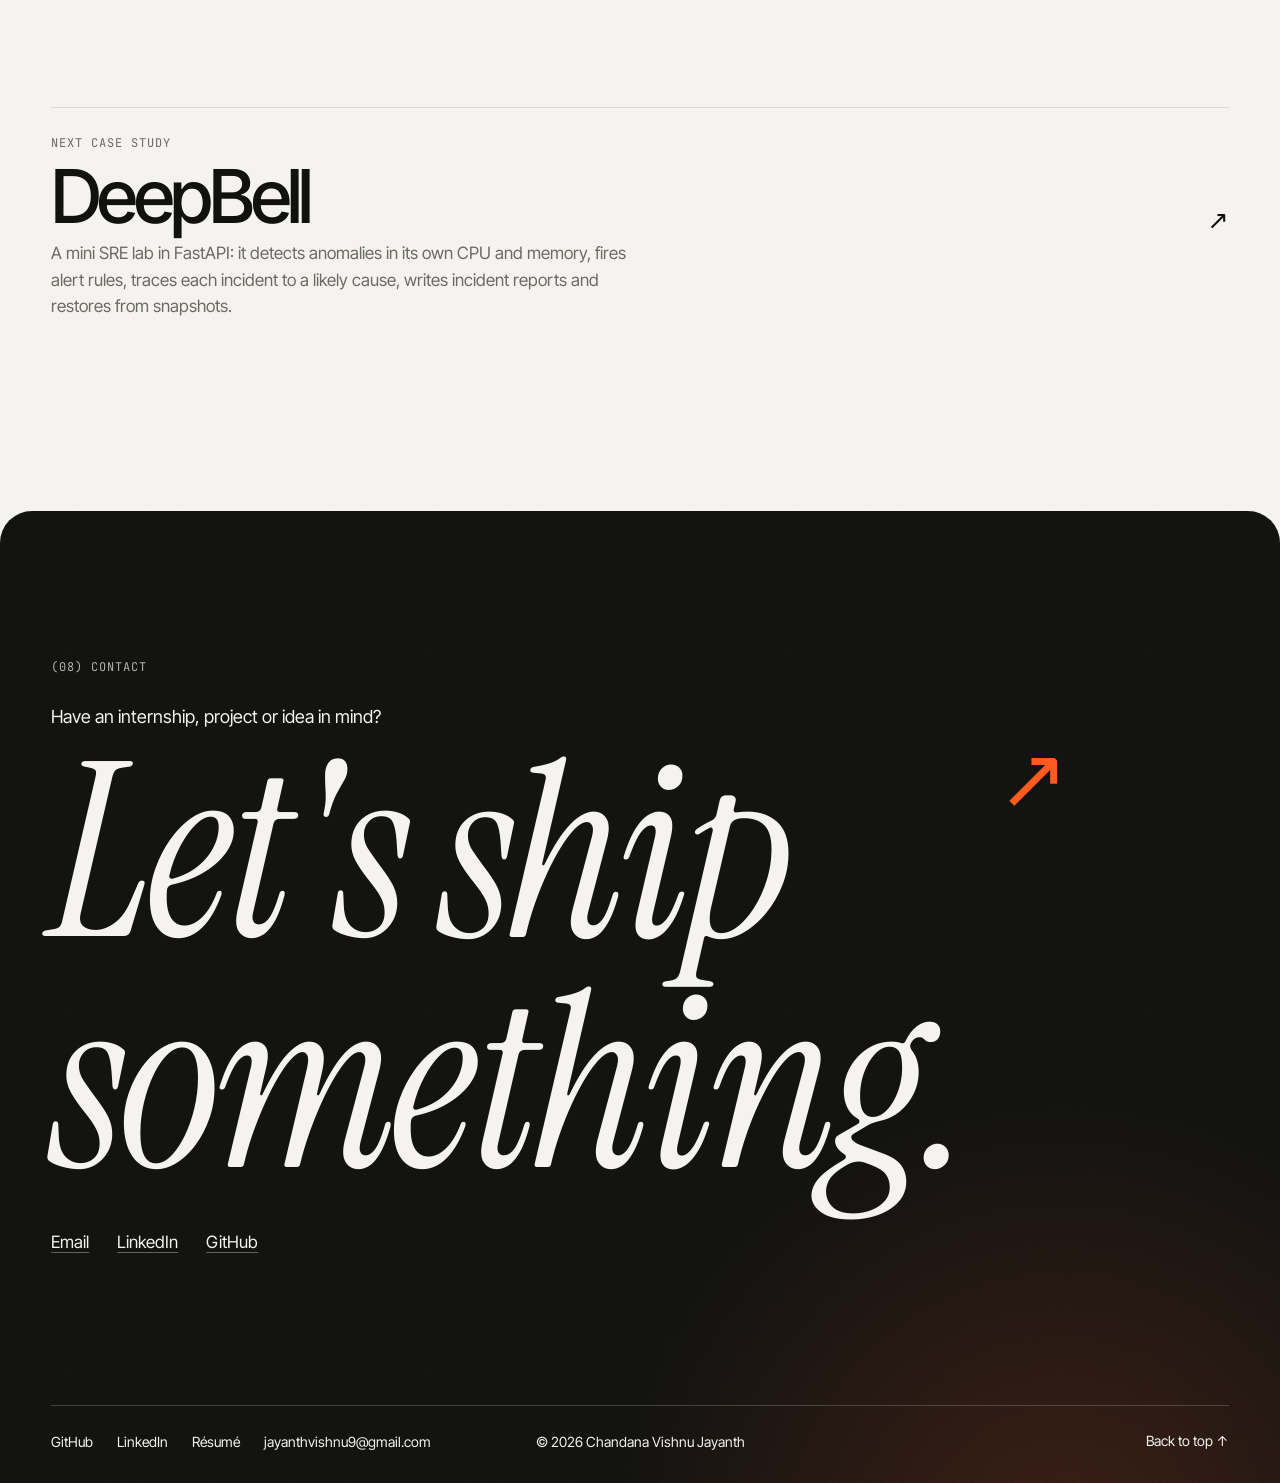
<file: projects/archlens.html>
<!doctype html>
<html lang="en">
<head>
  <meta charset="utf-8">
  <meta name="viewport" content="width=device-width, initial-scale=1">

  <title>ArchLens case study — Chandana Vishnu Jayanth</title>
  <meta name="description" content="Scores any public GitHub repository from 0 to 100 across seven engineering dimensions and checks its dependencies for known vulnerabilities, as a web app, a REST API, a CLI and a GitHub Action.">
  <link rel="canonical" href="https://vishnuatgit.github.io/projects/archlens.html">
  <meta property="og:title" content="ArchLens case study — Chandana Vishnu Jayanth">
  <meta property="og:description" content="Scores any public GitHub repository from 0 to 100 across seven engineering dimensions and checks its dependencies for known vulnerabilities, as a web app, a REST API, a CLI and a GitHub Action.">
  <meta property="og:type" content="article">
  <meta property="og:url" content="https://vishnuatgit.github.io/projects/archlens.html">
  <meta property="og:image" content="https://vishnuatgit.github.io/images/og.png">
  <meta property="og:image:width" content="1200">
  <meta property="og:image:height" content="630">
  <meta property="og:image:alt" content="Chandana Vishnu Jayanth: backend systems, data pipelines and applied ML, with screenshots of ArchLens, DeepBell and SupplyTrace">
  <meta name="twitter:card" content="summary_large_image">
  <meta name="twitter:image" content="https://vishnuatgit.github.io/images/og.png">
  <meta name="theme-color" content="#f4f3ef" media="(prefers-color-scheme: light)">
  <meta name="theme-color" content="#0e0e0d" media="(prefers-color-scheme: dark)">

  <link rel="icon" href="../favicon.ico" sizes="48x48">
  <link rel="icon" type="image/svg+xml" href="data:image/svg+xml,%3Csvg%20xmlns='http://www.w3.org/2000/svg'%20viewBox='0%200%2064%2064'%3E%3Crect%20width='64'%20height='64'%20rx='16'%20fill='%23111110'/%3E%3Ctext%20x='50%25'%20y='55%25'%20dominant-baseline='middle'%20text-anchor='middle'%20font-family='Arial,sans-serif'%20font-weight='700'%20font-size='28'%20fill='%23f4f3ef'%3EVJ%3C/text%3E%3C/svg%3E">
  <link rel="apple-touch-icon" href="../apple-touch-icon.png">
  <link rel="manifest" href="../site.webmanifest">

  <!-- The web fonts load without holding up the first paint: the metric-matched fallbacks in style.css
       show the text straight away and the fonts swap in when they arrive. -->
  <link rel="stylesheet" href="../style.css">
  <link rel="stylesheet" href="../projects.css">

  <script>
    // Runs before the page paints, so there is no flash of the wrong theme.
    (function () {
      var root = document.documentElement;
      root.classList.add('js');
      var savedTheme = null;
      try { savedTheme = localStorage.getItem('theme'); } catch (e) {}
      var prefersDark = window.matchMedia('(prefers-color-scheme: dark)').matches;
      root.dataset.theme = savedTheme || (prefersDark ? 'dark' : 'light');
      // Safety net: if script.js did not run, show everything without animation.
      document.addEventListener('DOMContentLoaded', function () {
        if (!window.portfolioReady) root.classList.remove('js');
      });
    })();
  </script>
</head>
<body>
  <a class="skip" href="#problem">Skip to the case study</a>

  <header class="nav">
    <a class="logo" href="../">VJ<span>.</span><span class="sr-only"> home</span></a>

    <nav class="nav-pill" aria-label="Main">
      <span class="nav-glider" aria-hidden="true"></span>
      <a href="../#work">Work</a>
      <a href="../#experience">Experience</a>
      <a href="../#about">About</a>
      <a href="#contact">Contact</a>
    </nav>

    <div class="nav-actions">
      <button class="theme-toggle" type="button" aria-label="Switch between light and dark theme">
        <svg viewBox="0 0 24 24" width="18" height="18" aria-hidden="true"><circle cx="12" cy="12" r="8.5" fill="none" stroke="currentColor" stroke-width="1.6"/><path d="M12 3.5a8.5 8.5 0 0 1 0 17z" fill="currentColor"/></svg>
      </button>
      <a class="btn btn-solid nav-cta" href="mailto:jayanthvishnu9@gmail.com" data-magnetic data-copy-email>Get in touch</a>
    </div>
  </header>

  <main id="top">
    <!-- ===================== CASE STUDY: ARCHLENS =====================
         Facts come from the project's README. EDIT: the test count must match the home page's proof line.
         The Live demo link reads its URL from LIVE_DEMOS at the top of script.js. -->
    <section class="case-hero" style="--p-accent:#ff5a1f">
      <p class="crumbs label"><a href="../#work"><span aria-hidden="true">←</span> All work</a><span>Case study 01 / 03</span></p>
      <p class="print-only print-meta">Case study by Chandana Vishnu Jayanth · vishnuatgit.github.io · jayanthvishnu9@gmail.com<br>Live demo: archlens-xhxr.onrender.com · Code: github.com/vishnuatgit/ArchLens</p>
      <h1 class="case-title">ArchLens</h1>
      <p class="case-summary"><strong>Know how healthy any GitHub repo is, and what to fix first.</strong> Scores any public GitHub repository from 0 to 100 across seven engineering dimensions and checks its dependencies for known vulnerabilities, as a web app, a REST API, a CLI and a GitHub Action.</p>

      <dl class="case-facts">
        <div><dt class="label">Year</dt><dd>2026</dd></div>
        <div><dt class="label">Built with</dt><dd>FastAPI · SQLAlchemy · Docker</dd></div>
        <div><dt class="label">Proof</dt><dd><span class="p-proof"><a href="https://github.com/vishnuatgit/ArchLens/actions/workflows/ci.yml" target="_blank" rel="noopener">332 tests · CI passing</a></span></dd></div>
        <div><dt class="label">Source</dt><dd><a href="https://github.com/vishnuatgit/ArchLens" target="_blank" rel="noopener">github.com/vishnuatgit/ArchLens</a></dd></div>
      </dl>

      <div class="actions case-actions">
        <a class="btn btn-solid" href="https://github.com/vishnuatgit/ArchLens" target="_blank" rel="noopener" data-magnetic>Code <span class="sr-only">on GitHub</span><span class="arr arr-ne" aria-hidden="true">↗</span></a>
        <a class="btn btn-ghost" data-demo="archlens" hidden>Live demo <span class="arr arr-ne" aria-hidden="true">↗</span></a>
        <span class="demo-note" data-demo-note="archlens" hidden>may take a minute to wake (free hosting)</span>
        <a class="btn btn-ghost" href="../pdf/archlens-case-study.pdf" download="ArchLens case study - Chandana Vishnu Jayanth.pdf">Download PDF <span class="arr arr-s" aria-hidden="true">↓</span></a>
      </div>

      <figure class="case-cover">
        <picture><source type="image/webp" srcset="../images/projects/archlens-600.webp 600w, ../images/projects/archlens-750.webp 750w, ../images/projects/archlens-900.webp 900w, ../images/projects/archlens.webp 1200w" sizes="(min-width: 1400px) calc(100vw - 112px), (min-width: 400px) 92vw, calc(100vw - 32px)"><img src="../images/projects/archlens.jpg" srcset="../images/projects/archlens-600.jpg 600w, ../images/projects/archlens-900.jpg 900w, ../images/projects/archlens.jpg 1200w" sizes="(min-width: 1400px) calc(100vw - 112px), (min-width: 400px) 92vw, calc(100vw - 32px)" width="1200" height="750" fetchpriority="high" decoding="async" alt="ArchLens home page analysing pallets/werkzeug: the How it works steps show 6 of 6 GitHub calls done while seven dimensions are checked, beside an example report for psf/requests scoring 77 out of 100"></picture>
      </figure>
    </section>

    <!-- Jump links to the sections below. On a computer they stay under the header while you scroll, and
         script.js marks the section being read. Left out of the printed page and the PDF.
         EDIT: one link per section id. -->
    <nav class="case-toc label" aria-label="On this page">
      <span>On this page</span>
      <a href="#problem">Problem</a>
      <a href="#how">How it works</a>
      <a href="#decisions">Key decisions</a>
      <a href="#proof">Proof</a>
      <a href="#sdlc">How it was built</a>
      <a href="#screens">Screenshots</a>
      <a href="#limits">Limitations</a>
    </nav>

    <section class="section" id="problem">
      <div class="section-head reveal">
        <h2><span class="label">(01)</span><span class="h-mask"><span>The problem</span></span></h2>
        <span class="label">Why it exists</span>
      </div>
      <div class="case-body prose reveal">
          <p class="lead">ArchLens checks a repository's <em>engineering health</em> in one request.</p>
          <p>By hand, you would open the README, look for a license, tests and CI, and scan recent commits and issues. ArchLens does those checks at once, shows what it found for each, and lists what is missing as fixes, most valuable first.</p>
          <p>It reads repository metadata through the GitHub REST API and never clones the code, so an analysis takes six read-only API calls, plus one more for each dependency file it reads (seven at most). Every new analysis is stored in SQLite, so reports can be revisited, compared and shared.</p>
      </div>
    </section>
    <section class="section" id="how">
      <div class="section-head reveal">
        <h2><span class="label">(02)</span><span class="h-mask"><span>How it works</span></span></h2>
        <span class="label">From the README</span>
      </div>
      <div class="case-body">
        <figure class="diagram-wrap reveal">
          <!-- Pipeline diagram, drawn from the README's "How it works" (a wide and a tall version; colours from projects.css) -->
          <svg class="diagram diagram-wide" viewBox="0 0 1198 168" role="img" aria-labelledby="archlens-dw-t archlens-dw-d">
          <title id="archlens-dw-t">ArchLens analysis pipeline</title><desc id="archlens-dw-d">A request from the web form, REST API or CLI is validated, reused if the same repository and profile were analysed in the last hour, and rate-limited per client. Then four steps run: fetch repository metadata with six concurrent GitHub calls through one shared async client, check seven dimensions, score and grade, and suggest fixes. The report is stored in SQLite. Progress streams to the browser as newline-delimited JSON, one event per GitHub call.</desc>
          <defs><marker id="archlens-ah" viewBox="0 0 10 10" refX="8" refY="5" markerWidth="6" markerHeight="6" orient="auto-start-reverse"><path class="dg-head" d="M0 0L10 5L0 10z"/></marker></defs>
          <rect class="dg-box dg-io" x="2" y="2" width="150" height="100" rx="12"/>
          <text class="dg-title" x="18" y="34">Request</text>
          <text class="dg-sub" x="18" y="58">web form, REST API</text>
          <text class="dg-sub" x="18" y="76">or CLI</text>
          <path class="dg-arrow" d="M155 52.0h17" marker-end="url(#archlens-ah)"/>
          <rect class="dg-box" x="176" y="2" width="150" height="100" rx="12"/>
          <text class="dg-title" x="192" y="34">Validate &amp; reuse</text>
          <text class="dg-sub" x="192" y="58">reuse if &lt; 1 h old,</text>
          <text class="dg-sub" x="192" y="76">per-client limit</text>
          <path class="dg-arrow" d="M329 52.0h17" marker-end="url(#archlens-ah)"/>
          <rect class="dg-box dg-step" x="350" y="2" width="150" height="100" rx="12"/>
          <circle class="dg-num" cx="478" cy="26" r="11"/>
          <text class="dg-num-t" x="478" y="30.5" text-anchor="middle">1</text>
          <text class="dg-title" x="366" y="34">Fetch</text>
          <text class="dg-sub" x="366" y="58">6 GitHub calls at</text>
          <text class="dg-sub" x="366" y="76">once, one client</text>
          <path class="dg-arrow" d="M503 52.0h17" marker-end="url(#archlens-ah)"/>
          <rect class="dg-box dg-step" x="524" y="2" width="150" height="100" rx="12"/>
          <circle class="dg-num" cx="652" cy="26" r="11"/>
          <text class="dg-num-t" x="652" y="30.5" text-anchor="middle">2</text>
          <text class="dg-title" x="540" y="34">Check</text>
          <text class="dg-sub" x="540" y="58">7 dimensions: docs,</text>
          <text class="dg-sub" x="540" y="76">CI, security …</text>
          <path class="dg-arrow" d="M677 52.0h17" marker-end="url(#archlens-ah)"/>
          <rect class="dg-box dg-step" x="698" y="2" width="150" height="100" rx="12"/>
          <circle class="dg-num" cx="826" cy="26" r="11"/>
          <text class="dg-num-t" x="826" y="30.5" text-anchor="middle">3</text>
          <text class="dg-title" x="714" y="34">Score</text>
          <text class="dg-sub" x="714" y="58">0 to 100, A+ to F,</text>
          <text class="dg-sub" x="714" y="76">evidence per point</text>
          <path class="dg-arrow" d="M851 52.0h17" marker-end="url(#archlens-ah)"/>
          <rect class="dg-box dg-step" x="872" y="2" width="150" height="100" rx="12"/>
          <circle class="dg-num" cx="1000" cy="26" r="11"/>
          <text class="dg-num-t" x="1000" y="30.5" text-anchor="middle">4</text>
          <text class="dg-title" x="888" y="34">Suggest</text>
          <text class="dg-sub" x="888" y="58">fixes ranked by</text>
          <text class="dg-sub" x="888" y="76">points they add</text>
          <path class="dg-arrow" d="M1025 52.0h17" marker-end="url(#archlens-ah)"/>
          <rect class="dg-box dg-store" x="1046" y="2" width="150" height="100" rx="12"/>
          <path class="dg-store-line" d="M1058 10h126"/>
          <text class="dg-title" x="1062" y="34">SQLite</text>
          <text class="dg-sub" x="1062" y="58">report, history,</text>
          <text class="dg-sub" x="1062" y="76">compare, badge</text>
          <path class="dg-side" d="M425.0 106V128M599.0 106V128M773.0 106V128M947.0 106V128M425.0 128H947.0"/>
          <text class="dg-side-t" x="686.0" y="154" text-anchor="middle">each step streams progress events to the browser as NDJSON, one per GitHub call</text>
          </svg>
          <svg class="diagram diagram-tall" viewBox="0 0 340 730" role="img" aria-labelledby="archlens-dt-t archlens-dt-d">
          <title id="archlens-dt-t">ArchLens analysis pipeline</title><desc id="archlens-dt-d">A request from the web form, REST API or CLI is validated, reused if the same repository and profile were analysed in the last hour, and rate-limited per client. Then four steps run: fetch repository metadata with six concurrent GitHub calls through one shared async client, check seven dimensions, score and grade, and suggest fixes. The report is stored in SQLite. Progress streams to the browser as newline-delimited JSON, one event per GitHub call.</desc>
          <defs><marker id="archlens-ahv" viewBox="0 0 10 10" refX="8" refY="5" markerWidth="6" markerHeight="6" orient="auto-start-reverse"><path class="dg-head" d="M0 0L10 5L0 10z"/></marker></defs>
          <rect class="dg-box dg-io" x="2" y="2" width="296" height="78" rx="12"/>
          <text class="dg-title" x="18" y="34">Request</text>
          <text class="dg-sub" x="18" y="58">web form, REST API or CLI</text>
          <path class="dg-arrow" d="M150.0 83v23" marker-end="url(#archlens-ahv)"/>
          <rect class="dg-box" x="2" y="110" width="296" height="78" rx="12"/>
          <text class="dg-title" x="18" y="142">Validate &amp; reuse</text>
          <text class="dg-sub" x="18" y="166">reuse if &lt; 1 h old, per-client limit</text>
          <path class="dg-arrow" d="M150.0 191v23" marker-end="url(#archlens-ahv)"/>
          <rect class="dg-box dg-step" x="2" y="218" width="296" height="78" rx="12"/>
          <circle class="dg-num" cx="276" cy="242" r="11"/>
          <text class="dg-num-t" x="276" y="246.5" text-anchor="middle">1</text>
          <text class="dg-title" x="18" y="250">Fetch</text>
          <text class="dg-sub" x="18" y="274">6 GitHub calls at once, one client</text>
          <path class="dg-arrow" d="M150.0 299v23" marker-end="url(#archlens-ahv)"/>
          <rect class="dg-box dg-step" x="2" y="326" width="296" height="78" rx="12"/>
          <circle class="dg-num" cx="276" cy="350" r="11"/>
          <text class="dg-num-t" x="276" y="354.5" text-anchor="middle">2</text>
          <text class="dg-title" x="18" y="358">Check</text>
          <text class="dg-sub" x="18" y="382">7 dimensions: docs, CI, security …</text>
          <path class="dg-arrow" d="M150.0 407v23" marker-end="url(#archlens-ahv)"/>
          <rect class="dg-box dg-step" x="2" y="434" width="296" height="78" rx="12"/>
          <circle class="dg-num" cx="276" cy="458" r="11"/>
          <text class="dg-num-t" x="276" y="462.5" text-anchor="middle">3</text>
          <text class="dg-title" x="18" y="466">Score</text>
          <text class="dg-sub" x="18" y="490">0 to 100, A+ to F, evidence per point</text>
          <path class="dg-arrow" d="M150.0 515v23" marker-end="url(#archlens-ahv)"/>
          <rect class="dg-box dg-step" x="2" y="542" width="296" height="78" rx="12"/>
          <circle class="dg-num" cx="276" cy="566" r="11"/>
          <text class="dg-num-t" x="276" y="570.5" text-anchor="middle">4</text>
          <text class="dg-title" x="18" y="574">Suggest</text>
          <text class="dg-sub" x="18" y="598">fixes ranked by points they add</text>
          <path class="dg-arrow" d="M150.0 623v23" marker-end="url(#archlens-ahv)"/>
          <rect class="dg-box dg-store" x="2" y="650" width="296" height="78" rx="12"/>
          <path class="dg-store-line" d="M14 658h272"/>
          <text class="dg-title" x="18" y="682">SQLite</text>
          <text class="dg-sub" x="18" y="706">report, history, compare, badge</text>
          <path class="dg-side" d="M302 257.0H324M302 365.0H324M302 473.0H324M302 581.0H324M324 257.0V581.0"/>
          </svg>
          <p class="diagram-note">Dashed bracket: each step streams progress events to the browser as NDJSON, one per GitHub call.</p>
        </figure>
        <ol class="steps reveal">
          <li><p><strong>Fetch repo metadata.</strong> Repository stats, the root file listing, languages, contributors, commits from the last 30 days and the workflow folder, read with one shared <code>httpx.AsyncClient</code> and <code>asyncio.gather</code>. If one call fails, the others are cancelled.</p></li>
          <li><p><strong>Check 7 dimensions.</strong> Documentation, activity, organization, community, maintainability, security and code quality: a README, license, test folder, CI workflows, lockfile, <code>SECURITY.md</code>, linter and type-checker config, recent commits and open issues.</p></li>
          <li><p><strong>Score and grade.</strong> Points add up to 100 and map to a grade from A+ (95 and above) to F (below 35) and a health tier, with the evidence behind every point.</p></li>
          <li><p><strong>Scan dependencies.</strong> Root manifests (<code>requirements*.txt</code>, <code>pyproject.toml</code>, <code>package.json</code> with its lockfile, <code>go.mod</code>) are read through the contents API, and pinned versions are checked against OSV.dev in one batch request, then each advisory is looked up for its severity and the version to upgrade to. If OSV is down, the report says it couldn't check, and the score formula is unchanged.</p></li>
          <li><p><strong>Suggest next steps.</strong> Each failed check becomes a fix with the points it would add, ranked, and exportable as a Markdown checklist.</p></li>
          <li><p><strong>Gate pull requests.</strong> A composite GitHub Action runs the CLI in CI, writes the report to the job summary, keeps one updated PR comment and fails the job below a chosen score.</p></li>
        </ol>
      </div>
    </section>
    <section class="section" id="decisions">
      <div class="section-head reveal">
        <h2><span class="label">(03)</span><span class="h-mask"><span>Key decisions</span></span></h2>
        <span class="label">6 choices</span>
      </div>
      <div class="case-body">
        <ol class="decisions">
          <li class="reveal">
            <h3>One shared async client, metadata only</h3>
            <p>The six GitHub calls run concurrently through one <code>httpx.AsyncClient</code> shared for the app's lifetime. If one fails (a 404 on the metadata call, say), the calls still running are cancelled instead of spending more GitHub quota.</p>
          </li>
          <li class="reveal">
            <h3>Upstream errors become clear responses</h3>
            <p>One error shape across the web app, the API and the CLI: a missing repository is a <code>404 REPO_NOT_FOUND</code>, a used-up GitHub quota a <code>503 RATE_LIMIT_EXCEEDED</code>, an unreachable GitHub a <code>502 GITHUB_UNAVAILABLE</code>, and too many analyses a <code>429</code> with <code>Retry-After</code>.</p>
          </li>
          <li class="reveal">
            <h3>Cache and rate-limit for a free host</h3>
            <p>A report of the same repository and profile from the last hour is reused, and each client can start 5 new analyses per 10 minutes. An analysis that fails because GitHub is down or out of quota doesn't count towards that limit.</p>
          </li>
          <li class="reveal">
            <h3>Progress from real events</h3>
            <p><code>POST /api/v1/analyze/stream</code> streams the pipeline's progress as newline-delimited JSON, one event per GitHub call, so the steps on the home page light up from what the server is actually doing, and a failed step says why.</p>
          </li>
          <li class="reveal">
            <h3>Scoring you can check</h3>
            <p>The <code>/scoring</code> page is generated from the scorer's own constants, and tests run the real scorer against it, so the explanation cannot drift from the code.</p>
          </li>
          <li class="reveal">
            <h3>Measured under load, then fixed</h3>
            <p>A Locust test against seeded reports found 30 s stalls at 50 users: async handlers made blocking database calls, so requests waiting for a pooled connection blocked the event loop. Read-only handlers became plain <code>def</code> and SQLite moved to <code>NullPool</code>. At 50 users p95 is now 510 ms with 0 failures (one laptop run; the README has the method).</p>
          </li>
        </ol>
      </div>
    </section>
    <section class="section" id="proof">
      <div class="section-head reveal">
        <h2><span class="label">(04)</span><span class="h-mask"><span>Proof</span></span></h2>
        <span class="label">Tests · CI · stack</span>
      </div>
      <div class="case-body">
        <dl class="stats reveal">
          <div><dt>pytest tests, GitHub mocked, no network</dt><dd data-count>332</dd></div>
          <div><dt>CI on GitHub Actions: pytest on SQLite and PostgreSQL, Ruff, Black</dt><dd>Passing</dd></div>
          <div><dt>GitHub API calls per analysis, run concurrently</dt><dd data-count>6</dd></div>
        </dl>
        <p class="proof-note reveal">Unit tests cover the scorer, the scoring page, the evidence (the real scorer over about 900 generated repositories), the fix plan, the progress events, the GitHub client and the rate limiter. Integration tests drive every page and API endpoint, including the progress stream, through FastAPI's <code>TestClient</code>. Dependency scanning is tested end to end with fake GitHub and OSV, and CI also runs the suite on PostgreSQL 16. <a href="https://github.com/vishnuatgit/ArchLens/actions/workflows/ci.yml" target="_blank" rel="noopener">CI runs <span aria-hidden="true">↗</span></a></p>
        <ul class="stack reveal" aria-label="Stack"><li>Python 3.11+</li><li>FastAPI</li><li>httpx</li><li>SQLAlchemy 2</li><li>Alembic</li><li>SQLite</li><li>PostgreSQL</li><li>OSV.dev API</li><li>Jinja2</li><li>Typer + Rich</li><li>pytest</li><li>Locust</li><li>Ruff</li><li>Black</li><li>Docker</li><li>GitHub Actions</li></ul>
      </div>
    </section>
    <section class="section" id="sdlc">
      <div class="section-head reveal">
        <h2><span class="label">(05)</span><span class="h-mask"><span>How it was built</span></span></h2>
        <span class="label">Software development lifecycle</span>
      </div>
      <div class="case-body">
        <ol class="steps reveal">
          <li><p><strong>Plan.</strong> The problem, users and scope are written down in the README. Checking a repository by hand takes about ten minutes of clicking, so ArchLens runs the checklist in one request, for people judging a repository and for maintainers who want a fix list.</p></li>
          <li><p><strong>Design.</strong> Routers call one service layer that the web app, REST API, CLI and GitHub Action all reuse. Four tables, versioned with six Alembic migrations.</p></li>
          <li><p><strong>Build.</strong> Pinned dependencies, Ruff and Black, and short-lived branches merged through pull requests since October 2026.</p></li>
          <li><p><strong>Test.</strong> 332 tests, run in CI on SQLite and PostgreSQL. Migrations are applied up, down and up again, and the Docker image is smoke-tested.</p></li>
          <li><p><strong>Deploy.</strong> A multi-stage Docker image on Render. A merge to <code>main</code> deploys only after the GitHub checks pass, and Render watches <code>/health</code>.</p></li>
          <li><p><strong>Maintain.</strong> ArchLens scores itself every Monday in a scheduled workflow, and changes are recorded in a changelog.</p></li>
        </ol>
        <p class="proof-note reveal">Done: an automated acceptance check ran the main user tasks on the live demo at phone and desktop sizes, and every issue an accessibility scan (axe-core) found was fixed, both on 2026-11-09. Not done yet: testing with real users and a staging environment. Latest change, taken through every stage: an end-to-end review found that the timeout message blamed the visitor's connection when the free server was only waking up. The fix was made on a branch, tested, merged through a pull request after CI passed, and deployed. <a href="https://github.com/vishnuatgit/ArchLens/blob/main/docs/sdlc.md" target="_blank" rel="noopener">Full SDLC write-up <span aria-hidden="true">↗</span></a></p>
      </div>
    </section>
    <section class="section" id="screens">
      <div class="section-head reveal">
        <h2><span class="label">(06)</span><span class="h-mask"><span>Screenshots</span></span></h2>
        <span class="label">From the repository</span>
      </div>
      <div class="case-body shots">
          <figure class="reveal">
            <a href="../images/projects/archlens/report.jpg" target="_blank" rel="noopener" aria-label="Open this screenshot full size">
              <picture><source type="image/webp" srcset="../images/projects/archlens/report-600.webp 600w, ../images/projects/archlens/report-750.webp 750w, ../images/projects/archlens/report-900.webp 900w, ../images/projects/archlens/report.webp 1200w" sizes="(min-width: 761px) 44vw, calc(100vw - 32px)"><img src="../images/projects/archlens/report.jpg" srcset="../images/projects/archlens/report-600.jpg 600w, ../images/projects/archlens/report-900.jpg 900w, ../images/projects/archlens/report.jpg 1200w" sizes="(min-width: 761px) 44vw, calc(100vw - 32px)" width="1200" height="750" loading="lazy" decoding="async" alt="ArchLens report for pallets/werkzeug: a score gauge at 85 out of 100, grade A, an executive summary with 13 points within reach, and repository facts such as stars, last push and CI workflows"></picture>
            </a>
            <figcaption>A report: the score and grade, the summary, and the facts behind them.</figcaption>
          </figure>
          <figure class="reveal">
            <a href="../images/projects/archlens/home.jpg" target="_blank" rel="noopener" aria-label="Open this screenshot full size">
              <picture><source type="image/webp" srcset="../images/projects/archlens/home-600.webp 600w, ../images/projects/archlens/home-750.webp 750w, ../images/projects/archlens/home-900.webp 900w, ../images/projects/archlens/home.webp 1200w" sizes="(min-width: 761px) 44vw, calc(100vw - 32px)"><img src="../images/projects/archlens/home.jpg" srcset="../images/projects/archlens/home-600.jpg 600w, ../images/projects/archlens/home-900.jpg 900w, ../images/projects/archlens/home.jpg 1200w" sizes="(min-width: 761px) 44vw, calc(100vw - 32px)" width="1200" height="750" loading="lazy" decoding="async" alt="ArchLens home page: the analysis form, the How it works steps that light up during an analysis, and an example report"></picture>
            </a>
            <figcaption>The home page: the steps light up as the server streams its progress.</figcaption>
          </figure>
          <figure class="reveal">
            <a href="../images/projects/archlens/dependencies.jpg" target="_blank" rel="noopener" aria-label="Open this screenshot full size">
              <picture><source type="image/webp" srcset="../images/projects/archlens/dependencies-600.webp 600w, ../images/projects/archlens/dependencies-750.webp 750w, ../images/projects/archlens/dependencies-900.webp 900w, ../images/projects/archlens/dependencies.webp 1200w" sizes="(min-width: 761px) 44vw, calc(100vw - 32px)"><img src="../images/projects/archlens/dependencies.jpg" srcset="../images/projects/archlens/dependencies-600.jpg 600w, ../images/projects/archlens/dependencies-900.jpg 900w, ../images/projects/archlens/dependencies.jpg 1200w" sizes="(min-width: 761px) 44vw, calc(100vw - 32px)" width="1200" height="750" loading="lazy" decoding="async" alt="ArchLens report for anxolerd/dvpwa, a deliberately vulnerable training app: the Dependencies card lists 18 PyPI packages read from requirements.txt, each pinned to an exact version"></picture>
            </a>
            <figcaption>Dependencies read from the repository’s manifests, pinned or not (anxolerd/dvpwa, a deliberately vulnerable training app).</figcaption>
          </figure>
          <figure class="reveal">
            <a href="../images/projects/archlens/vulnerabilities.jpg" target="_blank" rel="noopener" aria-label="Open this screenshot full size">
              <picture><source type="image/webp" srcset="../images/projects/archlens/vulnerabilities-600.webp 600w, ../images/projects/archlens/vulnerabilities-750.webp 750w, ../images/projects/archlens/vulnerabilities-900.webp 900w, ../images/projects/archlens/vulnerabilities.webp 1200w" sizes="(min-width: 761px) 44vw, calc(100vw - 32px)"><img src="../images/projects/archlens/vulnerabilities.jpg" srcset="../images/projects/archlens/vulnerabilities-600.jpg 600w, ../images/projects/archlens/vulnerabilities-900.jpg 900w, ../images/projects/archlens/vulnerabilities.jpg 1200w" sizes="(min-width: 761px) 44vw, calc(100vw - 32px)" width="1200" height="750" loading="lazy" decoding="async" alt="ArchLens Known vulnerabilities card for the same report: 84 advisories from OSV.dev, each with its severity, advisory ID, the affected package version and the version to upgrade to"></picture>
            </a>
            <figcaption>Known vulnerabilities from OSV.dev, each with the version to upgrade to.</figcaption>
          </figure>
      </div>
    </section>
    <section class="section" id="limits">
      <div class="section-head reveal">
        <h2><span class="label">(07)</span><span class="h-mask"><span>Limitations</span></span></h2>
        <span class="label">Honestly</span>
      </div>
      <div class="case-body reveal">
        <ul class="limits">
          <li><strong>Metadata only.</strong> It reads repository statistics, the root file listing and root dependency manifests. It does not read source files, run tests or measure coverage, and it checks direct, pinned dependencies only.</li>
          <li><strong>Simple rules.</strong> A file earns points just by existing, whatever its quality, and stars say little about code health. Treat a low score as a list of things to check.</li>
          <li><strong>Capped counts.</strong> Contributors and recent commits come from one page of GitHub results, so they stop at 100.</li>
          <li><strong>Single instance.</strong> The rate limiter lives in memory and resets on restart.</li>
          <li><strong>Ephemeral demo storage.</strong> On the free host, reports other than the bundled examples disappear when the service restarts.</li>
        </ul>
        <!-- Try it: the same Code and Live demo links as the top of the page, for readers who reached the end -->
        <div class="actions case-actions case-actions-end reveal">
          <a class="btn btn-solid" href="https://github.com/vishnuatgit/ArchLens" target="_blank" rel="noopener">Code <span class="sr-only">on GitHub</span><span class="arr arr-ne" aria-hidden="true">↗</span></a>
          <a class="btn btn-ghost" data-demo="archlens" hidden>Live demo <span class="arr arr-ne" aria-hidden="true">↗</span></a>
          <span class="demo-note" data-demo-note="archlens" hidden>may take a minute to wake (free hosting)</span>
        </div>
      </div>
    </section>

    <a class="case-next reveal" href="deepbell.html">
      <span class="label">Next case study</span>
      <span class="case-next-title">DeepBell</span>
      <span class="case-next-arrow" aria-hidden="true">↗</span>
      <p>A mini SRE lab in FastAPI: it detects anomalies in its own CPU and memory, fires alert rules, traces each incident to a likely cause, writes incident reports and restores from snapshots.</p>
    </a>
  </main>

  <!-- ===================== CONTACT ===================== -->
  <footer class="contact" id="contact">
    <span class="label" role="heading" aria-level="2">(08) Contact</span>
    <p class="contact-kicker reveal">Have an internship, project or idea in mind?</p>
    <a class="contact-mail reveal" href="mailto:jayanthvishnu9@gmail.com" data-copy-email><span class="cm-mask"><span>Let's ship something.</span></span><span class="cm-arrow" aria-hidden="true">↗</span></a>
    <!-- "Email" and the headline open Gmail on a computer and the mail app on a phone, and copy the address with a toast; "Share" shows only where there is a share sheet (phones and tablets). See js/contact.js -->
    <ul class="cm-options" aria-label="Ways to contact me">
      <li><a href="mailto:jayanthvishnu9@gmail.com?subject=Hello%20from%20your%20portfolio" data-copy-email>Email</a></li>
      <li><a href="https://www.linkedin.com/in/vishnujayanth/" target="_blank" rel="noopener">LinkedIn</a></li>
      <li><a href="https://github.com/vishnuatgit" target="_blank" rel="noopener">GitHub</a></li>
      <li hidden><button type="button" data-share>Share</button></li>
    </ul>

    <div class="contact-foot">
      <ul class="socials">
        <li><a href="https://github.com/vishnuatgit" target="_blank" rel="noopener">GitHub</a></li>
        <li><a href="https://www.linkedin.com/in/vishnujayanth/" target="_blank" rel="noopener">LinkedIn</a></li>
        <li><a href="../resume.pdf" target="_blank" rel="noopener">Résumé</a></li>
        <li><a href="mailto:jayanthvishnu9@gmail.com">jayanthvishnu9@gmail.com</a></li>
      </ul>
      <p>© <span id="year">2026</span> Chandana Vishnu Jayanth</p>
      <a href="#top">Back to top <span aria-hidden="true">↑</span></a>
    </div>
  </footer>

  <script src="../script.js" defer></script>
  <script src="../js/contact.js" defer></script>
  <script src="../js/reel.js" defer></script>
</body>
</html>
</file>
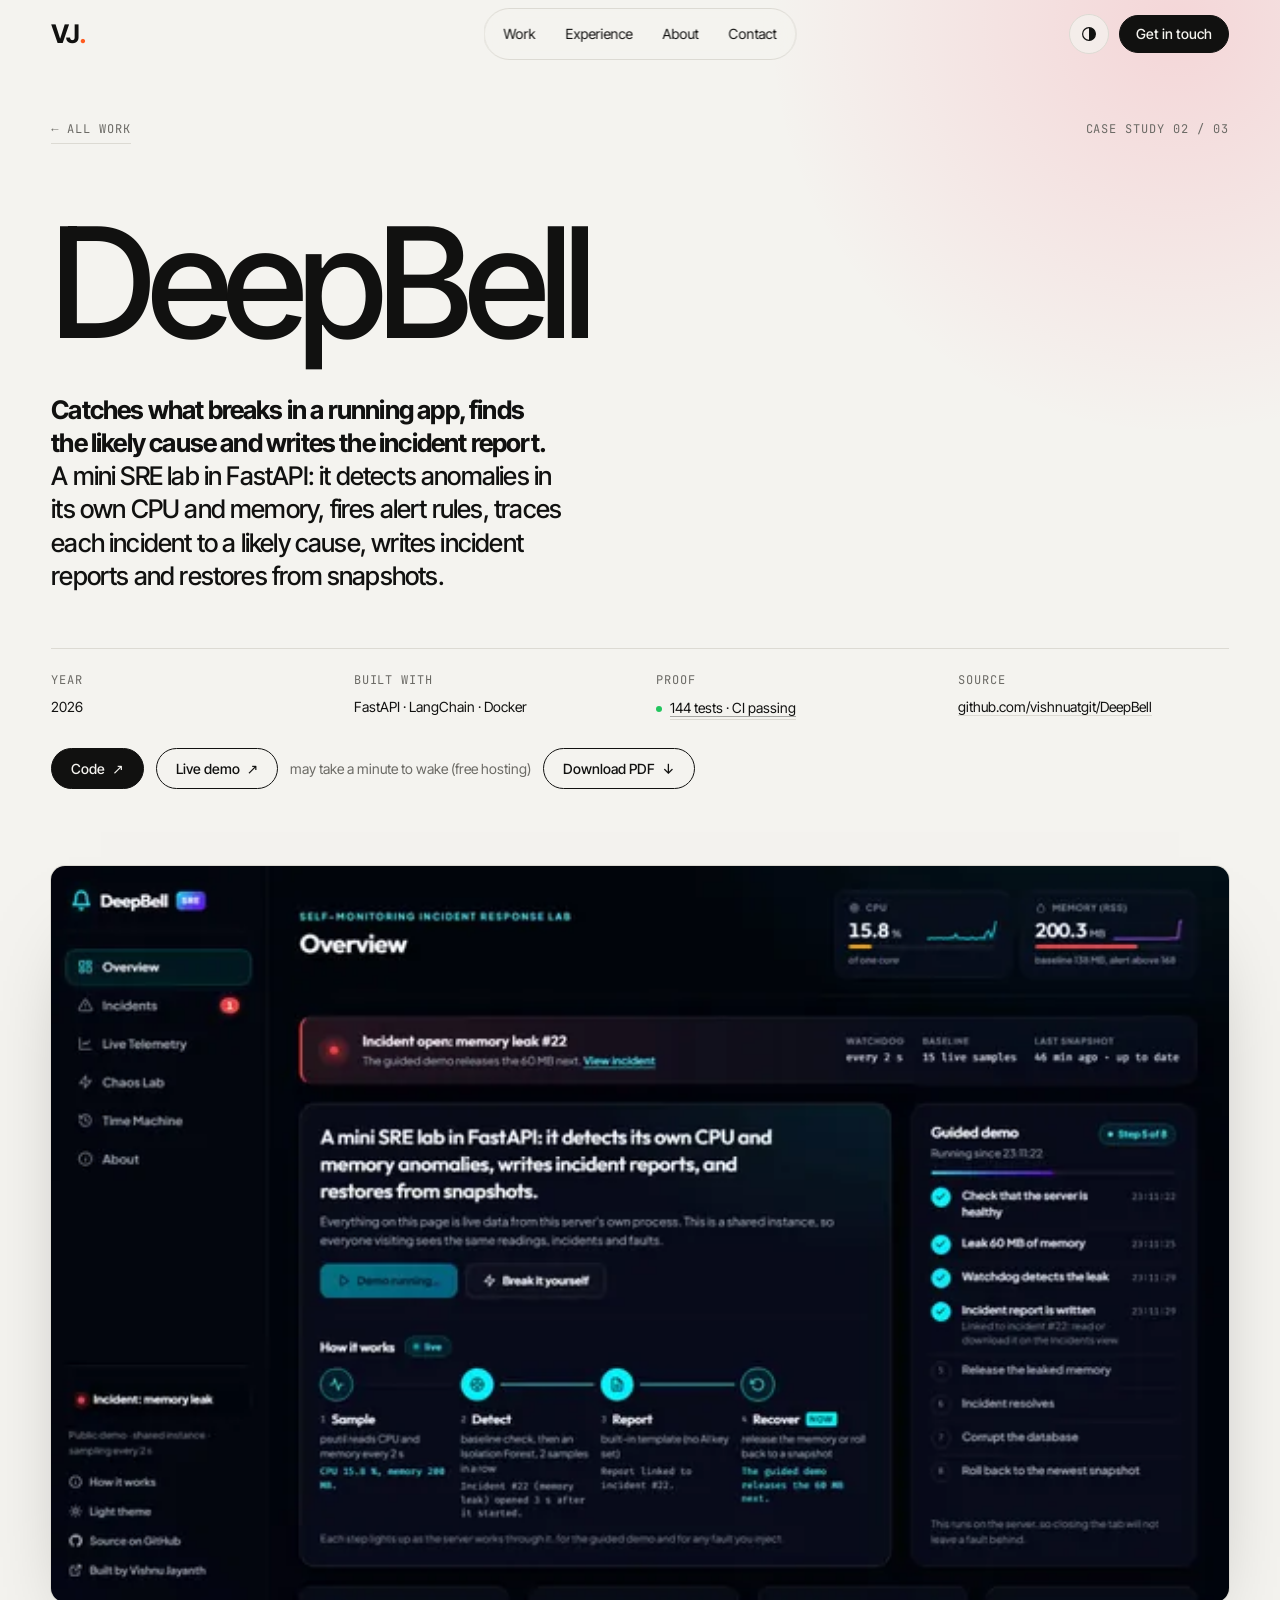
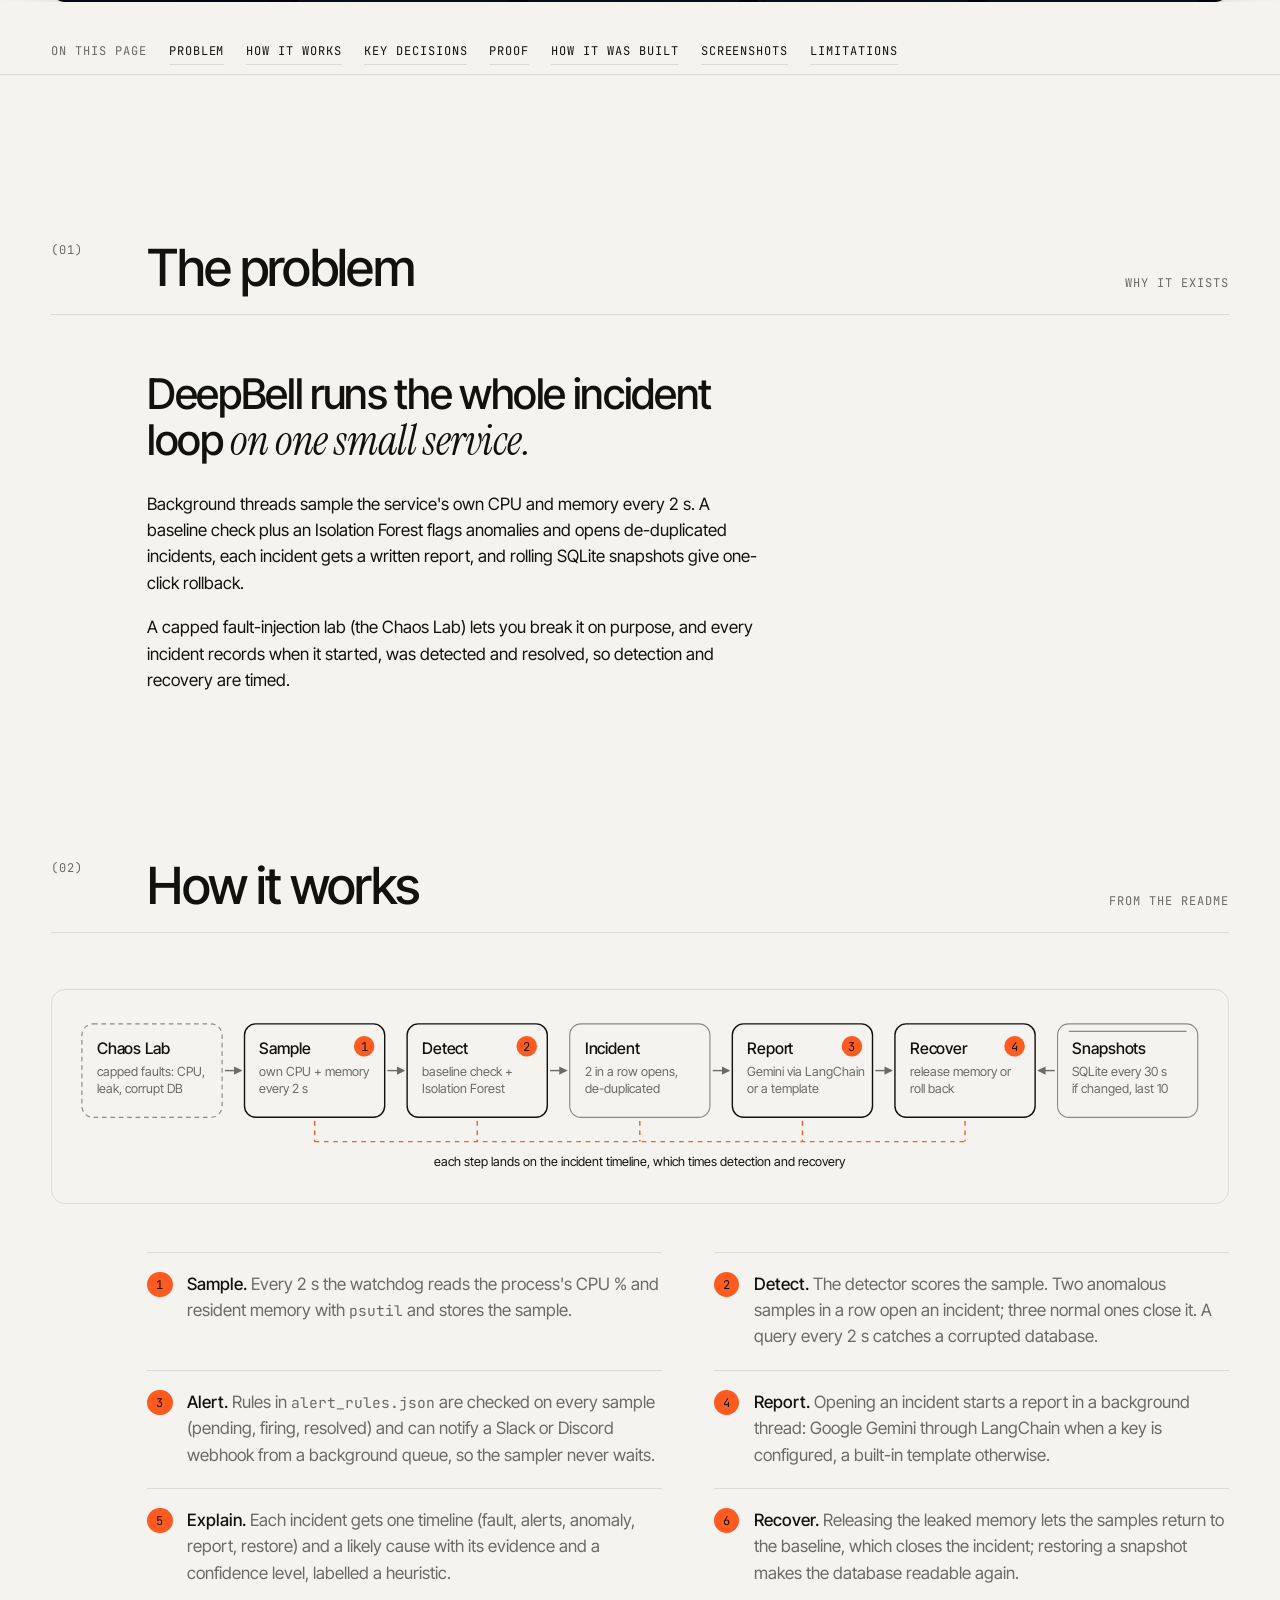
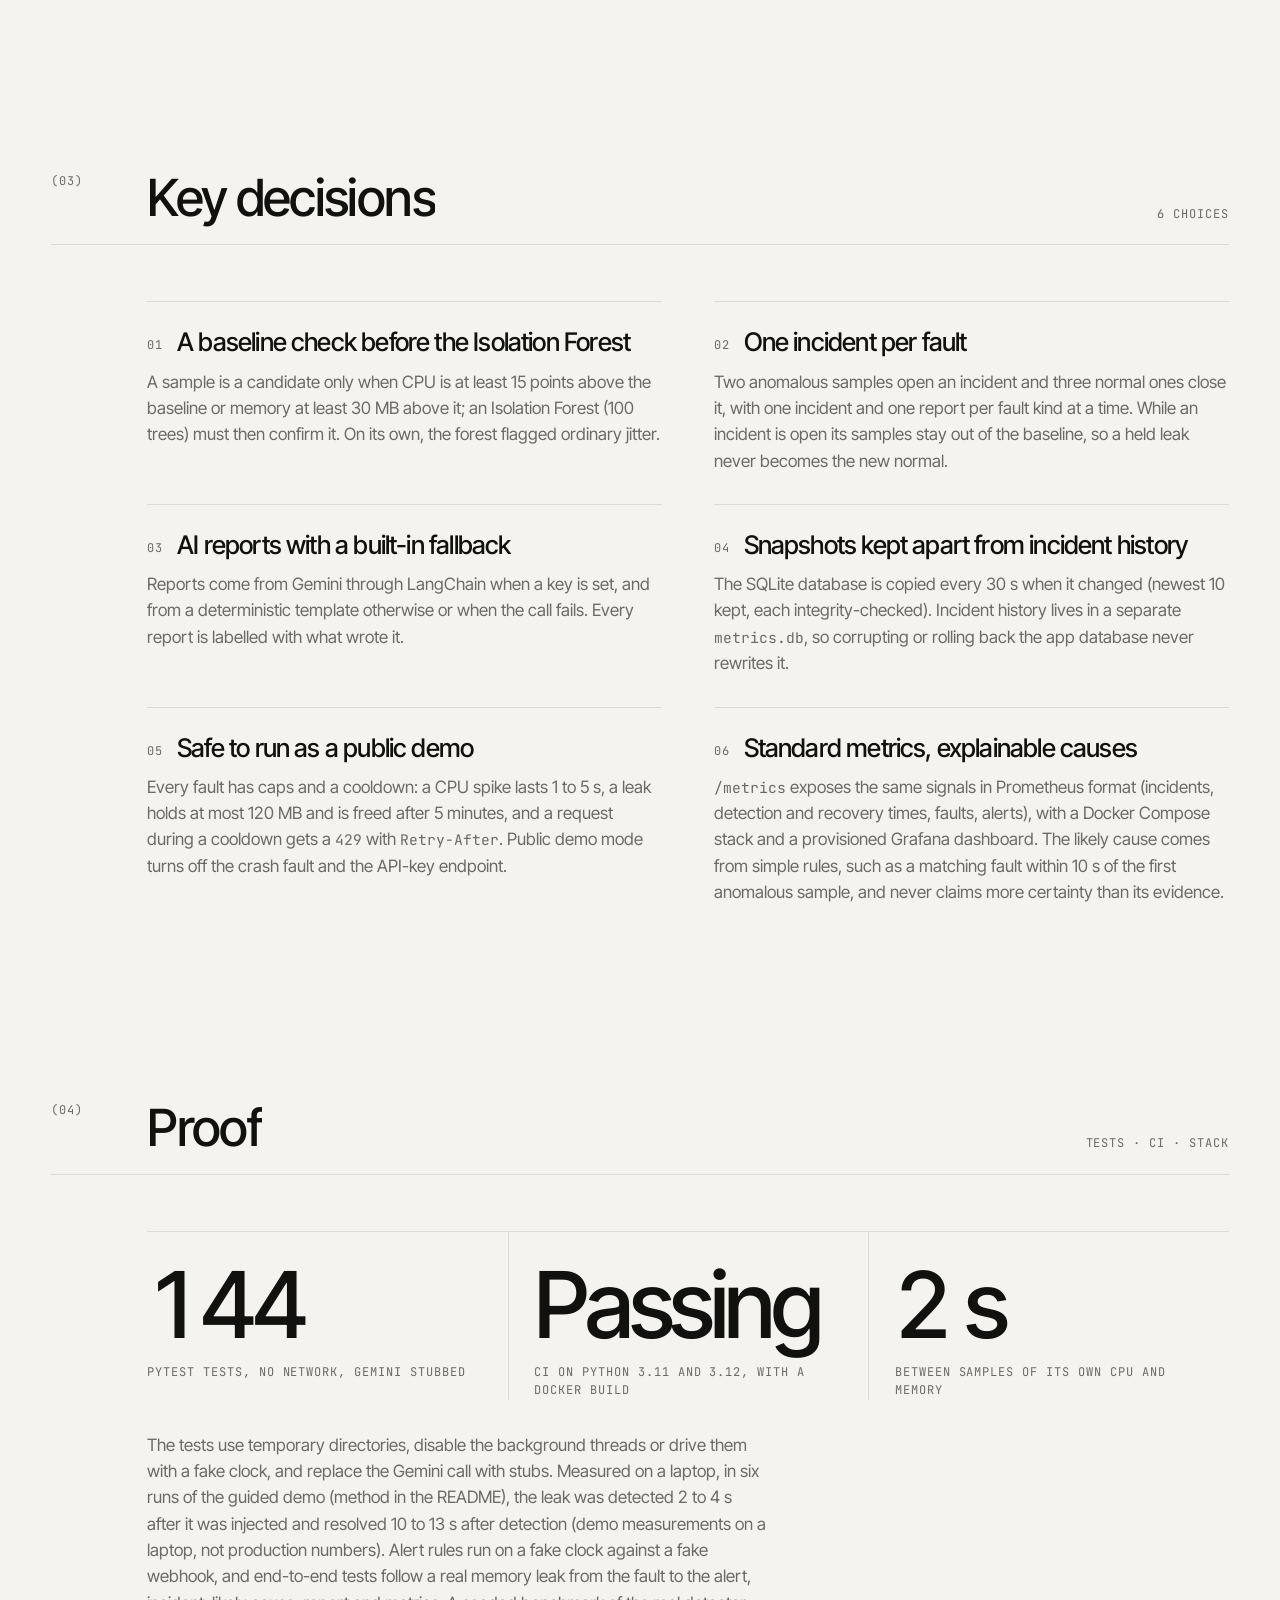
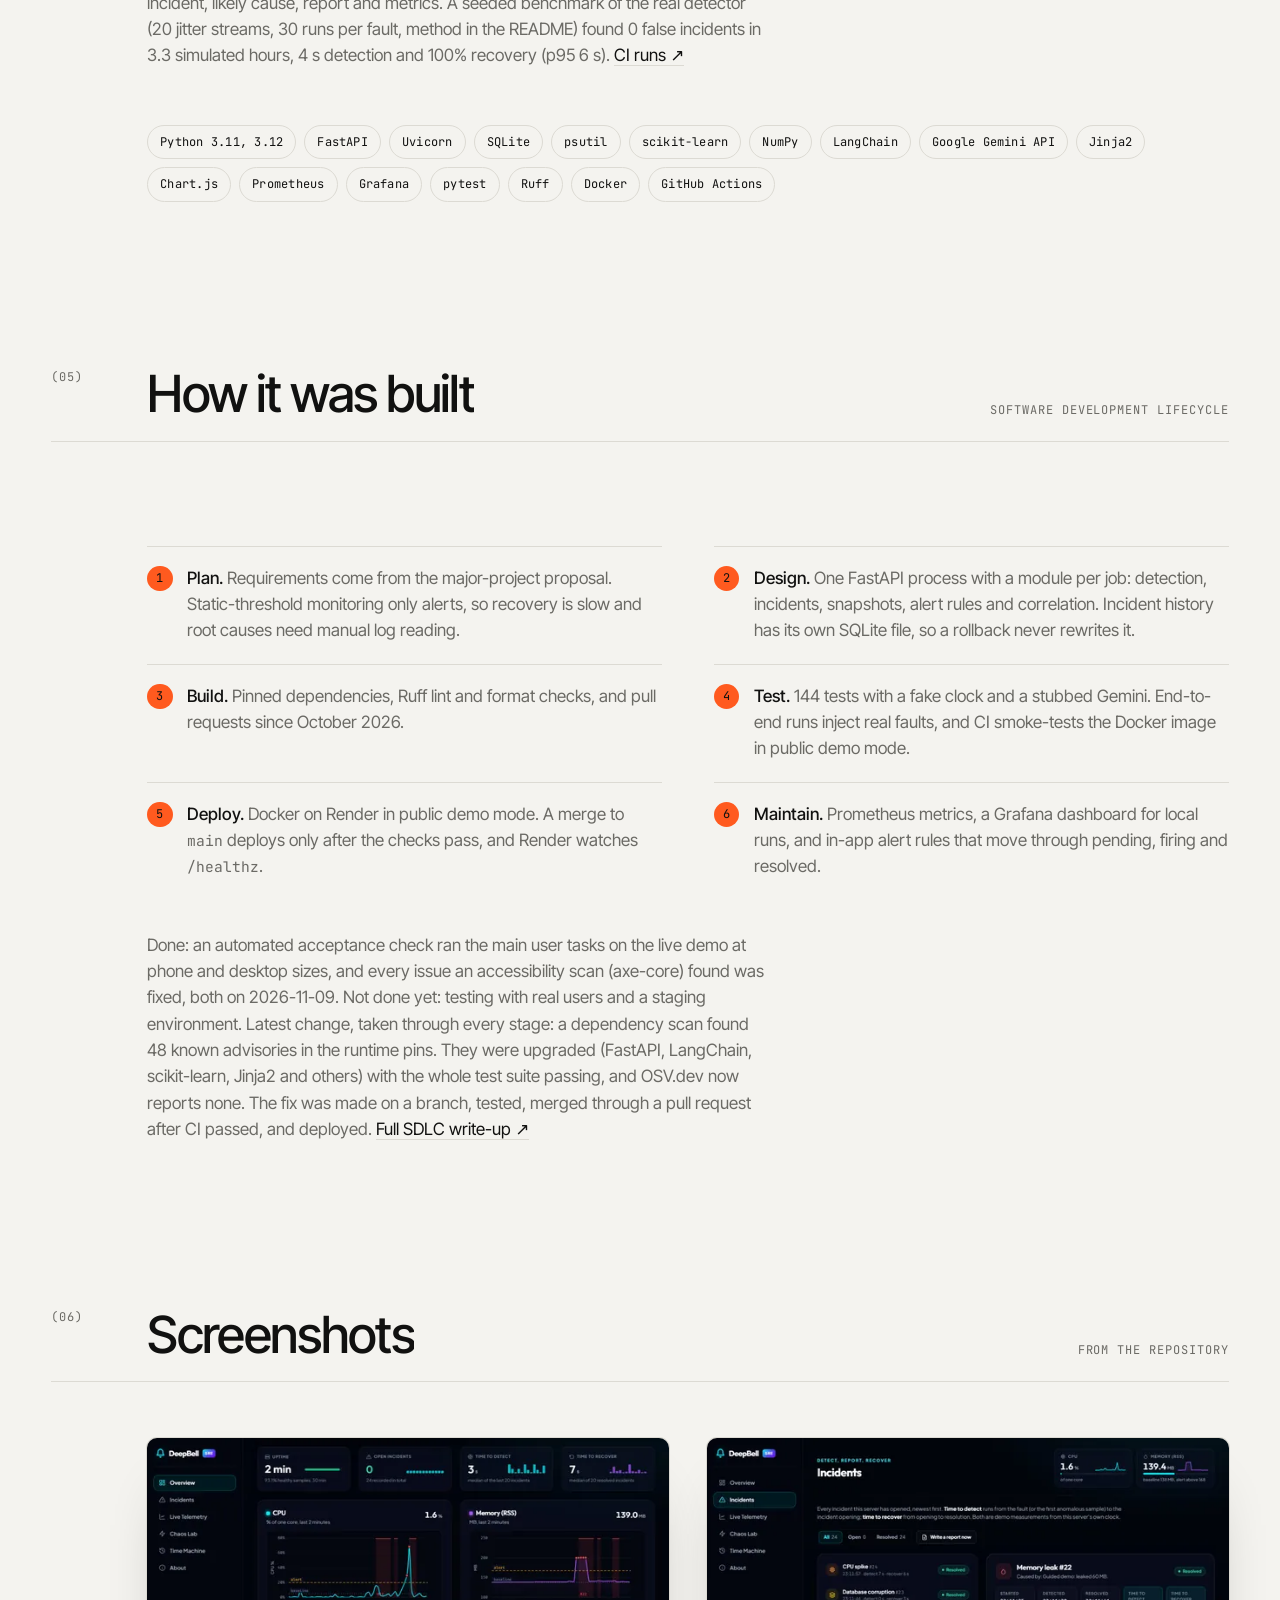
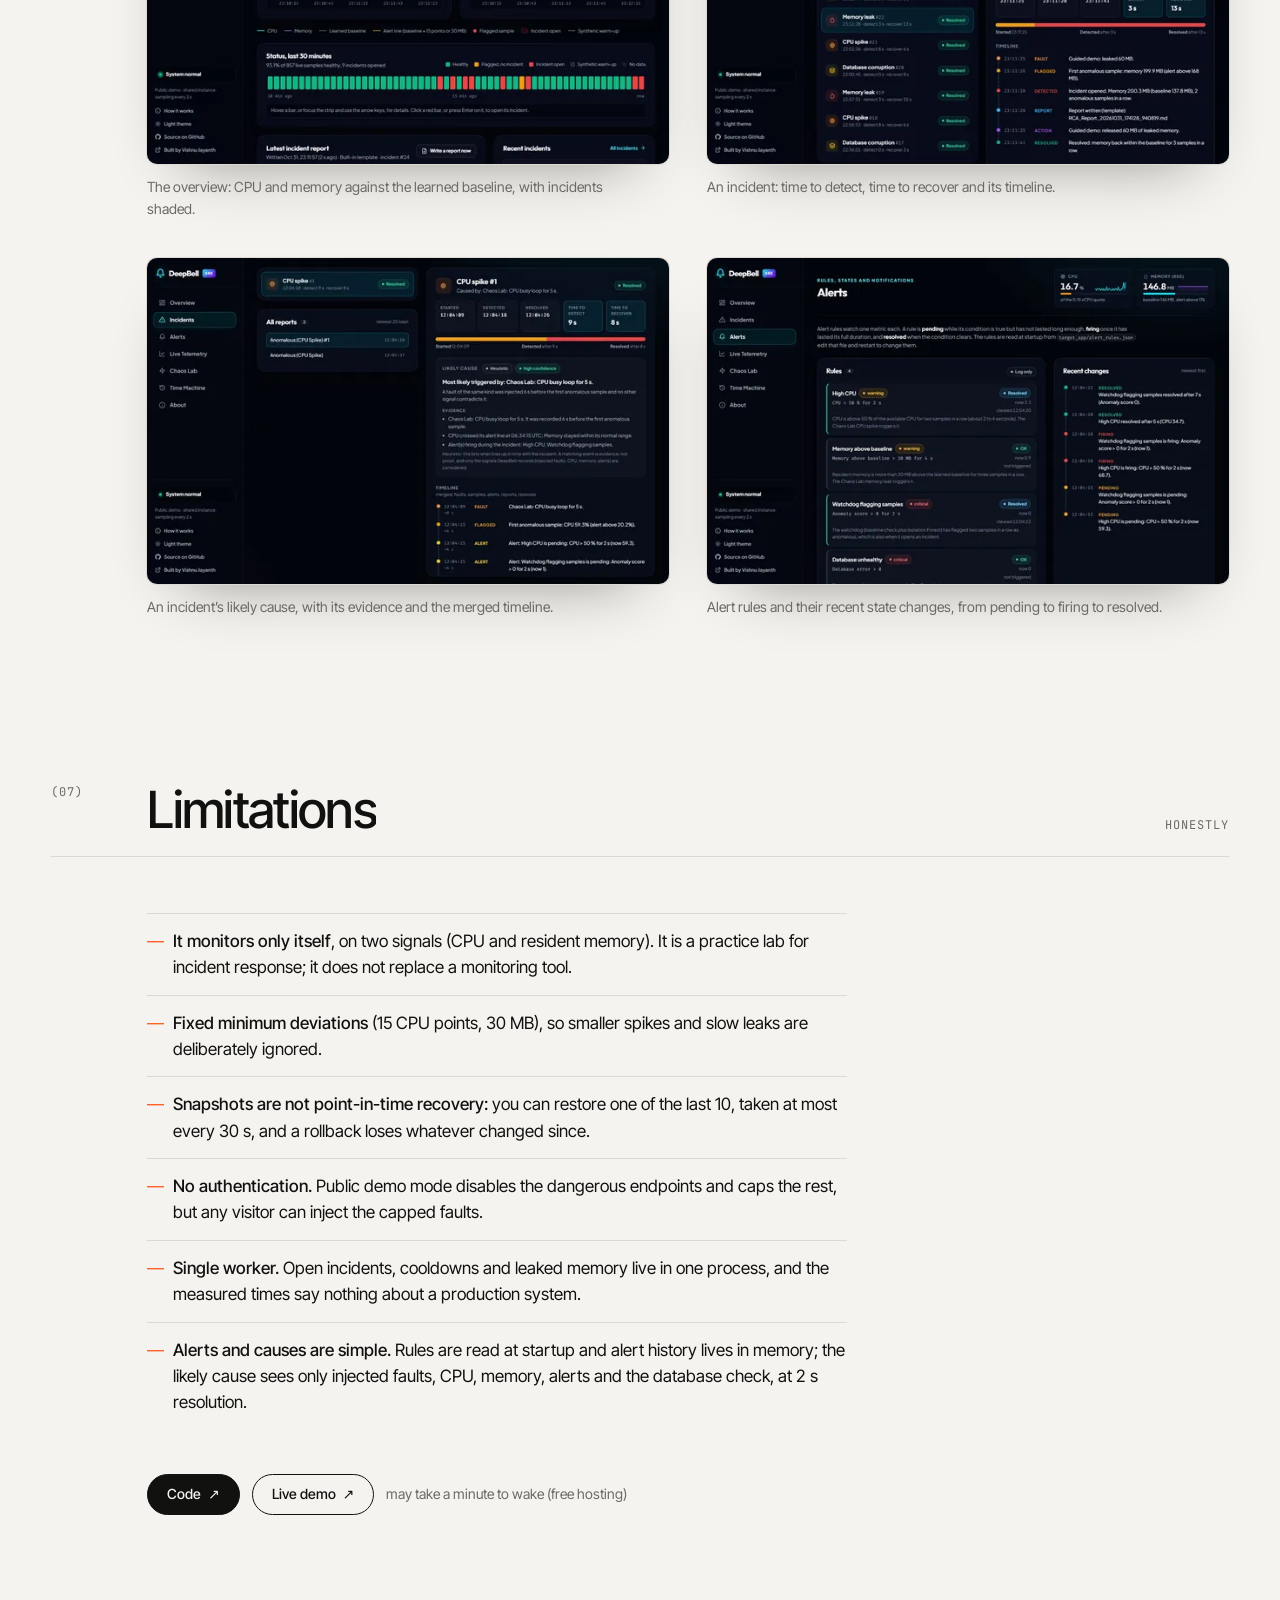
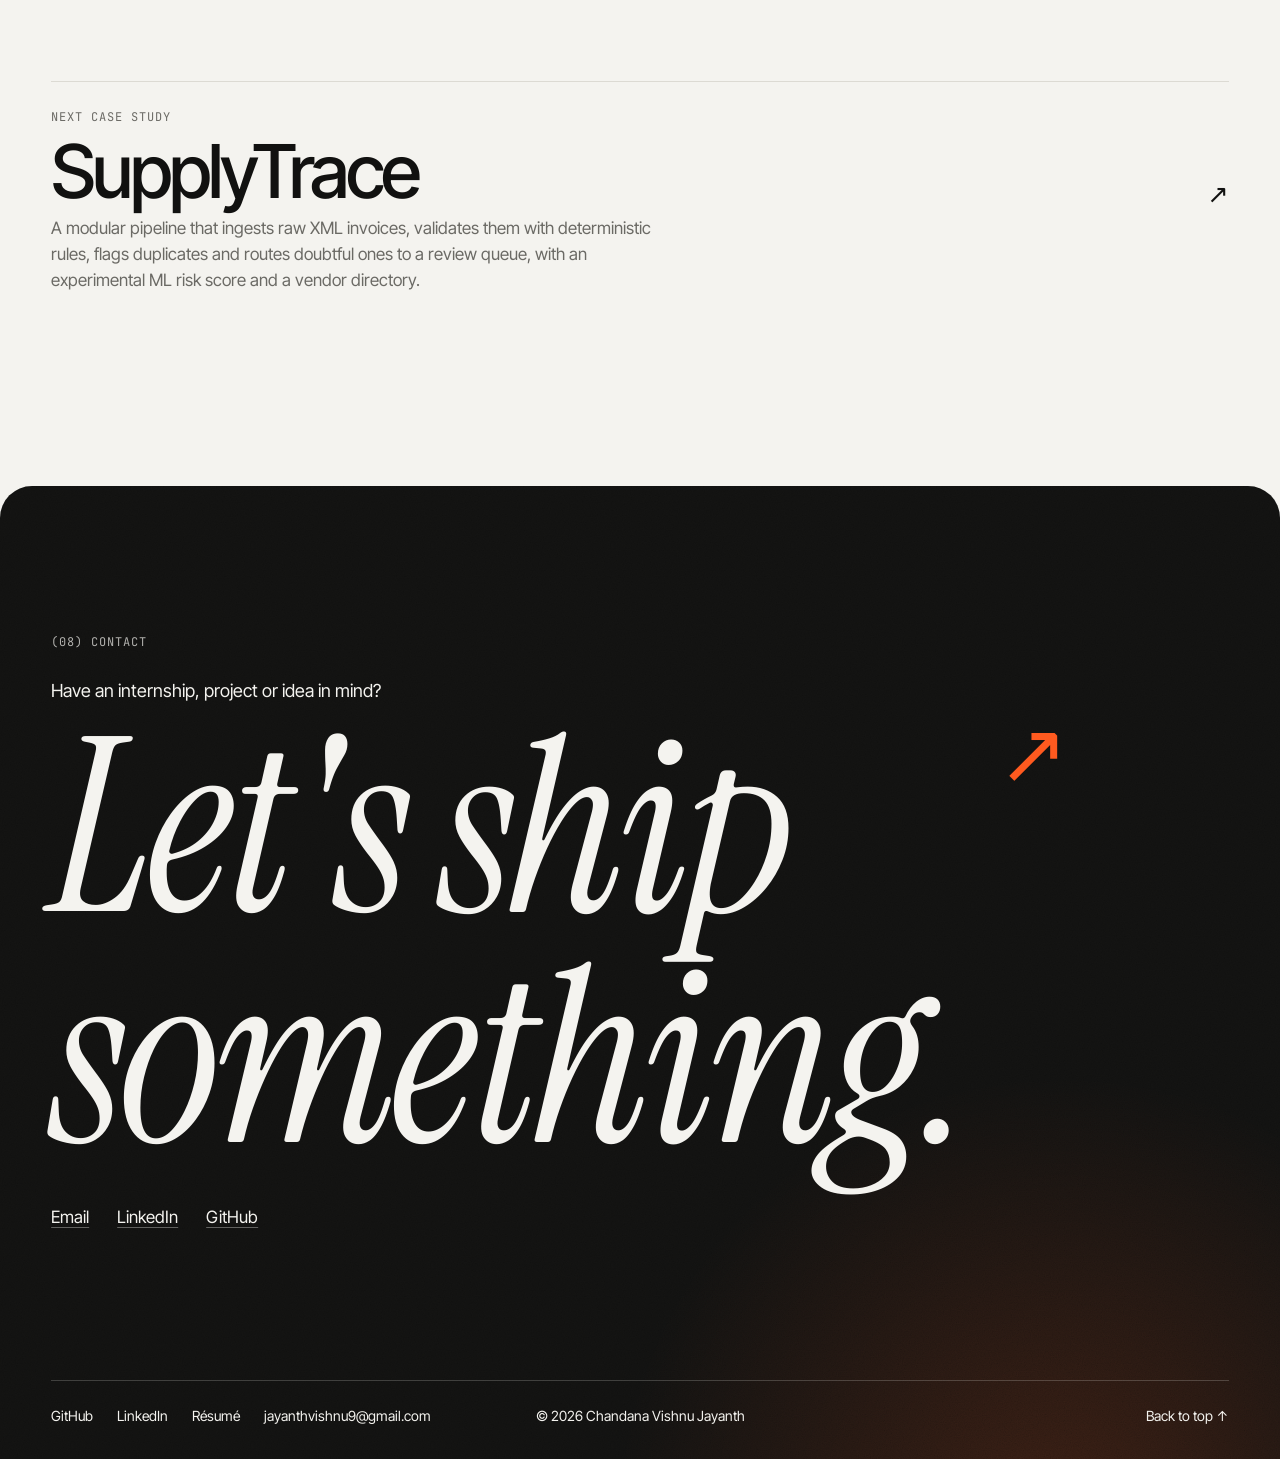
<file: projects/deepbell.html>
<!doctype html>
<html lang="en">
<head>
  <meta charset="utf-8">
  <meta name="viewport" content="width=device-width, initial-scale=1">

  <title>DeepBell case study — Chandana Vishnu Jayanth</title>
  <meta name="description" content="A mini SRE lab in FastAPI: it detects anomalies in its own CPU and memory, fires alert rules, traces each incident to a likely cause, writes incident reports and restores from snapshots.">
  <link rel="canonical" href="https://vishnuatgit.github.io/projects/deepbell.html">
  <meta property="og:title" content="DeepBell case study — Chandana Vishnu Jayanth">
  <meta property="og:description" content="A mini SRE lab in FastAPI: it detects anomalies in its own CPU and memory, fires alert rules, traces each incident to a likely cause, writes incident reports and restores from snapshots.">
  <meta property="og:type" content="article">
  <meta property="og:url" content="https://vishnuatgit.github.io/projects/deepbell.html">
  <meta property="og:image" content="https://vishnuatgit.github.io/images/og.png">
  <meta property="og:image:width" content="1200">
  <meta property="og:image:height" content="630">
  <meta property="og:image:alt" content="Chandana Vishnu Jayanth: backend systems, data pipelines and applied ML, with screenshots of ArchLens, DeepBell and SupplyTrace">
  <meta name="twitter:card" content="summary_large_image">
  <meta name="twitter:image" content="https://vishnuatgit.github.io/images/og.png">
  <meta name="theme-color" content="#f4f3ef" media="(prefers-color-scheme: light)">
  <meta name="theme-color" content="#0e0e0d" media="(prefers-color-scheme: dark)">

  <link rel="icon" href="../favicon.ico" sizes="48x48">
  <link rel="icon" type="image/svg+xml" href="data:image/svg+xml,%3Csvg%20xmlns='http://www.w3.org/2000/svg'%20viewBox='0%200%2064%2064'%3E%3Crect%20width='64'%20height='64'%20rx='16'%20fill='%23111110'/%3E%3Ctext%20x='50%25'%20y='55%25'%20dominant-baseline='middle'%20text-anchor='middle'%20font-family='Arial,sans-serif'%20font-weight='700'%20font-size='28'%20fill='%23f4f3ef'%3EVJ%3C/text%3E%3C/svg%3E">
  <link rel="apple-touch-icon" href="../apple-touch-icon.png">
  <link rel="manifest" href="../site.webmanifest">

  <!-- The web fonts load without holding up the first paint: the metric-matched fallbacks in style.css
       show the text straight away and the fonts swap in when they arrive. -->
  <link rel="stylesheet" href="../style.css">
  <link rel="stylesheet" href="../projects.css">

  <script>
    // Runs before the page paints, so there is no flash of the wrong theme.
    (function () {
      var root = document.documentElement;
      root.classList.add('js');
      var savedTheme = null;
      try { savedTheme = localStorage.getItem('theme'); } catch (e) {}
      var prefersDark = window.matchMedia('(prefers-color-scheme: dark)').matches;
      root.dataset.theme = savedTheme || (prefersDark ? 'dark' : 'light');
      // Safety net: if script.js did not run, show everything without animation.
      document.addEventListener('DOMContentLoaded', function () {
        if (!window.portfolioReady) root.classList.remove('js');
      });
    })();
  </script>
</head>
<body>
  <a class="skip" href="#problem">Skip to the case study</a>

  <header class="nav">
    <a class="logo" href="../">VJ<span>.</span><span class="sr-only"> home</span></a>

    <nav class="nav-pill" aria-label="Main">
      <span class="nav-glider" aria-hidden="true"></span>
      <a href="../#work">Work</a>
      <a href="../#experience">Experience</a>
      <a href="../#about">About</a>
      <a href="#contact">Contact</a>
    </nav>

    <div class="nav-actions">
      <button class="theme-toggle" type="button" aria-label="Switch between light and dark theme">
        <svg viewBox="0 0 24 24" width="18" height="18" aria-hidden="true"><circle cx="12" cy="12" r="8.5" fill="none" stroke="currentColor" stroke-width="1.6"/><path d="M12 3.5a8.5 8.5 0 0 1 0 17z" fill="currentColor"/></svg>
      </button>
      <a class="btn btn-solid nav-cta" href="mailto:jayanthvishnu9@gmail.com" data-magnetic data-copy-email>Get in touch</a>
    </div>
  </header>

  <main id="top">
    <!-- ===================== CASE STUDY: DEEPBELL =====================
         Facts come from the project's README. EDIT: the test count must match the home page's proof line.
         The Live demo link reads its URL from LIVE_DEMOS at the top of script.js. -->
    <section class="case-hero" style="--p-accent:#f43f5e">
      <p class="crumbs label"><a href="../#work"><span aria-hidden="true">←</span> All work</a><span>Case study 02 / 03</span></p>
      <p class="print-only print-meta">Case study by Chandana Vishnu Jayanth · vishnuatgit.github.io · jayanthvishnu9@gmail.com<br>Live demo: deepbell.onrender.com · Code: github.com/vishnuatgit/DeepBell</p>
      <h1 class="case-title">DeepBell</h1>
      <p class="case-summary"><strong>Catches what breaks in a running app, finds the likely cause and writes the incident report.</strong> A mini SRE lab in FastAPI: it detects anomalies in its own CPU and memory, fires alert rules, traces each incident to a likely cause, writes incident reports and restores from snapshots.</p>

      <dl class="case-facts">
        <div><dt class="label">Year</dt><dd>2026</dd></div>
        <div><dt class="label">Built with</dt><dd>FastAPI · LangChain · Docker</dd></div>
        <div><dt class="label">Proof</dt><dd><span class="p-proof"><a href="https://github.com/vishnuatgit/DeepBell/actions/workflows/ci.yml" target="_blank" rel="noopener">144 tests · CI passing</a></span></dd></div>
        <div><dt class="label">Source</dt><dd><a href="https://github.com/vishnuatgit/DeepBell" target="_blank" rel="noopener">github.com/vishnuatgit/DeepBell</a></dd></div>
      </dl>

      <div class="actions case-actions">
        <a class="btn btn-solid" href="https://github.com/vishnuatgit/DeepBell" target="_blank" rel="noopener" data-magnetic>Code <span class="sr-only">on GitHub</span><span class="arr arr-ne" aria-hidden="true">↗</span></a>
        <a class="btn btn-ghost" data-demo="deepbell" hidden>Live demo <span class="arr arr-ne" aria-hidden="true">↗</span></a>
        <span class="demo-note" data-demo-note="deepbell" hidden>may take a minute to wake (free hosting)</span>
        <a class="btn btn-ghost" href="../pdf/deepbell-case-study.pdf" download="DeepBell case study - Chandana Vishnu Jayanth.pdf">Download PDF <span class="arr arr-s" aria-hidden="true">↓</span></a>
      </div>

      <figure class="case-cover">
        <picture><source type="image/webp" srcset="../images/projects/deepbell-600.webp 600w, ../images/projects/deepbell-750.webp 750w, ../images/projects/deepbell-900.webp 900w, ../images/projects/deepbell.webp 1200w" sizes="(min-width: 1400px) calc(100vw - 112px), (min-width: 400px) 92vw, calc(100vw - 32px)"><img src="../images/projects/deepbell.jpg" srcset="../images/projects/deepbell-600.jpg 600w, ../images/projects/deepbell-900.jpg 900w, ../images/projects/deepbell.jpg 1200w" sizes="(min-width: 1400px) calc(100vw - 112px), (min-width: 400px) 92vw, calc(100vw - 32px)" width="1200" height="750" fetchpriority="high" decoding="async" alt="DeepBell's live console during the guided demo: a memory-leak incident is open, the How it works pipeline has lit up Sample, Detect and Report, and the guided demo is on step 5 of 8"></picture>
      </figure>
    </section>

    <!-- Jump links to the sections below. On a computer they stay under the header while you scroll, and
         script.js marks the section being read. Left out of the printed page and the PDF.
         EDIT: one link per section id. -->
    <nav class="case-toc label" aria-label="On this page">
      <span>On this page</span>
      <a href="#problem">Problem</a>
      <a href="#how">How it works</a>
      <a href="#decisions">Key decisions</a>
      <a href="#proof">Proof</a>
      <a href="#sdlc">How it was built</a>
      <a href="#screens">Screenshots</a>
      <a href="#limits">Limitations</a>
    </nav>

    <section class="section" id="problem">
      <div class="section-head reveal">
        <h2><span class="label">(01)</span><span class="h-mask"><span>The problem</span></span></h2>
        <span class="label">Why it exists</span>
      </div>
      <div class="case-body prose reveal">
          <p class="lead">DeepBell runs the whole incident loop <em>on one small service.</em></p>
          <p>Background threads sample the service's own CPU and memory every 2 s. A baseline check plus an Isolation Forest flags anomalies and opens de-duplicated incidents, each incident gets a written report, and rolling SQLite snapshots give one-click rollback.</p>
          <p>A capped fault-injection lab (the Chaos Lab) lets you break it on purpose, and every incident records when it started, was detected and resolved, so detection and recovery are timed.</p>
      </div>
    </section>
    <section class="section" id="how">
      <div class="section-head reveal">
        <h2><span class="label">(02)</span><span class="h-mask"><span>How it works</span></span></h2>
        <span class="label">From the README</span>
      </div>
      <div class="case-body">
        <figure class="diagram-wrap reveal">
          <!-- Pipeline diagram, drawn from the README's "How it works" (a wide and a tall version; colours from projects.css) -->
          <svg class="diagram diagram-wide" viewBox="0 0 1198 168" role="img" aria-labelledby="deepbell-dw-t deepbell-dw-d">
          <title id="deepbell-dw-t">DeepBell detect, report, recover loop</title><desc id="deepbell-dw-d">Capped faults from the Chaos Lab or the guided demo affect the service. A background thread samples its own CPU and memory every 2 seconds; a baseline check plus an Isolation Forest flags anomalies; two anomalous samples in a row open a de-duplicated incident; a report is written by Gemini through LangChain, or by a built-in template; recovery releases the memory or rolls back a SQLite snapshot. Each incident keeps a timeline with its time to detect and time to recover.</desc>
          <defs><marker id="deepbell-ah" viewBox="0 0 10 10" refX="8" refY="5" markerWidth="6" markerHeight="6" orient="auto-start-reverse"><path class="dg-head" d="M0 0L10 5L0 10z"/></marker></defs>
          <rect class="dg-box dg-io" x="2" y="2" width="150" height="100" rx="12"/>
          <text class="dg-title" x="18" y="34">Chaos Lab</text>
          <text class="dg-sub" x="18" y="58">capped faults: CPU,</text>
          <text class="dg-sub" x="18" y="76">leak, corrupt DB</text>
          <path class="dg-arrow" d="M155 52.0h17" marker-end="url(#deepbell-ah)"/>
          <rect class="dg-box dg-step" x="176" y="2" width="150" height="100" rx="12"/>
          <circle class="dg-num" cx="304" cy="26" r="11"/>
          <text class="dg-num-t" x="304" y="30.5" text-anchor="middle">1</text>
          <text class="dg-title" x="192" y="34">Sample</text>
          <text class="dg-sub" x="192" y="58">own CPU + memory</text>
          <text class="dg-sub" x="192" y="76">every 2 s</text>
          <path class="dg-arrow" d="M329 52.0h17" marker-end="url(#deepbell-ah)"/>
          <rect class="dg-box dg-step" x="350" y="2" width="150" height="100" rx="12"/>
          <circle class="dg-num" cx="478" cy="26" r="11"/>
          <text class="dg-num-t" x="478" y="30.5" text-anchor="middle">2</text>
          <text class="dg-title" x="366" y="34">Detect</text>
          <text class="dg-sub" x="366" y="58">baseline check +</text>
          <text class="dg-sub" x="366" y="76">Isolation Forest</text>
          <path class="dg-arrow" d="M503 52.0h17" marker-end="url(#deepbell-ah)"/>
          <rect class="dg-box" x="524" y="2" width="150" height="100" rx="12"/>
          <text class="dg-title" x="540" y="34">Incident</text>
          <text class="dg-sub" x="540" y="58">2 in a row opens,</text>
          <text class="dg-sub" x="540" y="76">de-duplicated</text>
          <path class="dg-arrow" d="M677 52.0h17" marker-end="url(#deepbell-ah)"/>
          <rect class="dg-box dg-step" x="698" y="2" width="150" height="100" rx="12"/>
          <circle class="dg-num" cx="826" cy="26" r="11"/>
          <text class="dg-num-t" x="826" y="30.5" text-anchor="middle">3</text>
          <text class="dg-title" x="714" y="34">Report</text>
          <text class="dg-sub" x="714" y="58">Gemini via LangChain</text>
          <text class="dg-sub" x="714" y="76">or a template</text>
          <path class="dg-arrow" d="M851 52.0h17" marker-end="url(#deepbell-ah)"/>
          <rect class="dg-box dg-step" x="872" y="2" width="150" height="100" rx="12"/>
          <circle class="dg-num" cx="1000" cy="26" r="11"/>
          <text class="dg-num-t" x="1000" y="30.5" text-anchor="middle">4</text>
          <text class="dg-title" x="888" y="34">Recover</text>
          <text class="dg-sub" x="888" y="58">release memory or</text>
          <text class="dg-sub" x="888" y="76">roll back</text>
          <path class="dg-arrow" d="M1026 52.0h17" marker-start="url(#deepbell-ah)"/>
          <rect class="dg-box dg-store" x="1046" y="2" width="150" height="100" rx="12"/>
          <path class="dg-store-line" d="M1058 10h126"/>
          <text class="dg-title" x="1062" y="34">Snapshots</text>
          <text class="dg-sub" x="1062" y="58">SQLite every 30 s</text>
          <text class="dg-sub" x="1062" y="76">if changed, last 10</text>
          <path class="dg-side" d="M251.0 106V128M425.0 106V128M599.0 106V128M773.0 106V128M947.0 106V128M251.0 128H947.0"/>
          <text class="dg-side-t" x="599.0" y="154" text-anchor="middle">each step lands on the incident timeline, which times detection and recovery</text>
          </svg>
          <svg class="diagram diagram-tall" viewBox="0 0 340 730" role="img" aria-labelledby="deepbell-dt-t deepbell-dt-d">
          <title id="deepbell-dt-t">DeepBell detect, report, recover loop</title><desc id="deepbell-dt-d">Capped faults from the Chaos Lab or the guided demo affect the service. A background thread samples its own CPU and memory every 2 seconds; a baseline check plus an Isolation Forest flags anomalies; two anomalous samples in a row open a de-duplicated incident; a report is written by Gemini through LangChain, or by a built-in template; recovery releases the memory or rolls back a SQLite snapshot. Each incident keeps a timeline with its time to detect and time to recover.</desc>
          <defs><marker id="deepbell-ahv" viewBox="0 0 10 10" refX="8" refY="5" markerWidth="6" markerHeight="6" orient="auto-start-reverse"><path class="dg-head" d="M0 0L10 5L0 10z"/></marker></defs>
          <rect class="dg-box dg-io" x="2" y="2" width="296" height="78" rx="12"/>
          <text class="dg-title" x="18" y="34">Chaos Lab</text>
          <text class="dg-sub" x="18" y="58">capped faults: CPU, leak, corrupt DB</text>
          <path class="dg-arrow" d="M150.0 83v23" marker-end="url(#deepbell-ahv)"/>
          <rect class="dg-box dg-step" x="2" y="110" width="296" height="78" rx="12"/>
          <circle class="dg-num" cx="276" cy="134" r="11"/>
          <text class="dg-num-t" x="276" y="138.5" text-anchor="middle">1</text>
          <text class="dg-title" x="18" y="142">Sample</text>
          <text class="dg-sub" x="18" y="166">own CPU + memory every 2 s</text>
          <path class="dg-arrow" d="M150.0 191v23" marker-end="url(#deepbell-ahv)"/>
          <rect class="dg-box dg-step" x="2" y="218" width="296" height="78" rx="12"/>
          <circle class="dg-num" cx="276" cy="242" r="11"/>
          <text class="dg-num-t" x="276" y="246.5" text-anchor="middle">2</text>
          <text class="dg-title" x="18" y="250">Detect</text>
          <text class="dg-sub" x="18" y="274">baseline check + Isolation Forest</text>
          <path class="dg-arrow" d="M150.0 299v23" marker-end="url(#deepbell-ahv)"/>
          <rect class="dg-box" x="2" y="326" width="296" height="78" rx="12"/>
          <text class="dg-title" x="18" y="358">Incident</text>
          <text class="dg-sub" x="18" y="382">2 in a row opens, de-duplicated</text>
          <path class="dg-arrow" d="M150.0 407v23" marker-end="url(#deepbell-ahv)"/>
          <rect class="dg-box dg-step" x="2" y="434" width="296" height="78" rx="12"/>
          <circle class="dg-num" cx="276" cy="458" r="11"/>
          <text class="dg-num-t" x="276" y="462.5" text-anchor="middle">3</text>
          <text class="dg-title" x="18" y="466">Report</text>
          <text class="dg-sub" x="18" y="490">Gemini via LangChain or a template</text>
          <path class="dg-arrow" d="M150.0 515v23" marker-end="url(#deepbell-ahv)"/>
          <rect class="dg-box dg-step" x="2" y="542" width="296" height="78" rx="12"/>
          <circle class="dg-num" cx="276" cy="566" r="11"/>
          <text class="dg-num-t" x="276" y="570.5" text-anchor="middle">4</text>
          <text class="dg-title" x="18" y="574">Recover</text>
          <text class="dg-sub" x="18" y="598">release memory or roll back</text>
          <path class="dg-arrow" d="M150.0 624v23" marker-start="url(#deepbell-ahv)"/>
          <rect class="dg-box dg-store" x="2" y="650" width="296" height="78" rx="12"/>
          <path class="dg-store-line" d="M14 658h272"/>
          <text class="dg-title" x="18" y="682">Snapshots</text>
          <text class="dg-sub" x="18" y="706">SQLite every 30 s if changed, last 10</text>
          <path class="dg-side" d="M302 149.0H324M302 257.0H324M302 365.0H324M302 473.0H324M302 581.0H324M324 149.0V581.0"/>
          </svg>
          <p class="diagram-note">Dashed bracket: each step lands on the incident timeline, which times detection and recovery.</p>
        </figure>
        <ol class="steps reveal">
          <li><p><strong>Sample.</strong> Every 2 s the watchdog reads the process's CPU % and resident memory with <code>psutil</code> and stores the sample.</p></li>
          <li><p><strong>Detect.</strong> The detector scores the sample. Two anomalous samples in a row open an incident; three normal ones close it. A query every 2 s catches a corrupted database.</p></li>
          <li><p><strong>Alert.</strong> Rules in <code>alert_rules.json</code> are checked on every sample (pending, firing, resolved) and can notify a Slack or Discord webhook from a background queue, so the sampler never waits.</p></li>
          <li><p><strong>Report.</strong> Opening an incident starts a report in a background thread: Google Gemini through LangChain when a key is configured, a built-in template otherwise.</p></li>
          <li><p><strong>Explain.</strong> Each incident gets one timeline (fault, alerts, anomaly, report, restore) and a likely cause with its evidence and a confidence level, labelled a heuristic.</p></li>
          <li><p><strong>Recover.</strong> Releasing the leaked memory lets the samples return to the baseline, which closes the incident; restoring a snapshot makes the database readable again.</p></li>
        </ol>
      </div>
    </section>
    <section class="section" id="decisions">
      <div class="section-head reveal">
        <h2><span class="label">(03)</span><span class="h-mask"><span>Key decisions</span></span></h2>
        <span class="label">6 choices</span>
      </div>
      <div class="case-body">
        <ol class="decisions">
          <li class="reveal">
            <h3>A baseline check before the Isolation Forest</h3>
            <p>A sample is a candidate only when CPU is at least 15 points above the baseline or memory at least 30 MB above it; an Isolation Forest (100 trees) must then confirm it. On its own, the forest flagged ordinary jitter.</p>
          </li>
          <li class="reveal">
            <h3>One incident per fault</h3>
            <p>Two anomalous samples open an incident and three normal ones close it, with one incident and one report per fault kind at a time. While an incident is open its samples stay out of the baseline, so a held leak never becomes the new normal.</p>
          </li>
          <li class="reveal">
            <h3>AI reports with a built-in fallback</h3>
            <p>Reports come from Gemini through LangChain when a key is set, and from a deterministic template otherwise or when the call fails. Every report is labelled with what wrote it.</p>
          </li>
          <li class="reveal">
            <h3>Snapshots kept apart from incident history</h3>
            <p>The SQLite database is copied every 30 s when it changed (newest 10 kept, each integrity-checked). Incident history lives in a separate <code>metrics.db</code>, so corrupting or rolling back the app database never rewrites it.</p>
          </li>
          <li class="reveal">
            <h3>Safe to run as a public demo</h3>
            <p>Every fault has caps and a cooldown: a CPU spike lasts 1 to 5 s, a leak holds at most 120 MB and is freed after 5 minutes, and a request during a cooldown gets a <code>429</code> with <code>Retry-After</code>. Public demo mode turns off the crash fault and the API-key endpoint.</p>
          </li>
          <li class="reveal">
            <h3>Standard metrics, explainable causes</h3>
            <p><code>/metrics</code> exposes the same signals in Prometheus format (incidents, detection and recovery times, faults, alerts), with a Docker Compose stack and a provisioned Grafana dashboard. The likely cause comes from simple rules, such as a matching fault within 10 s of the first anomalous sample, and never claims more certainty than its evidence.</p>
          </li>
        </ol>
      </div>
    </section>
    <section class="section" id="proof">
      <div class="section-head reveal">
        <h2><span class="label">(04)</span><span class="h-mask"><span>Proof</span></span></h2>
        <span class="label">Tests · CI · stack</span>
      </div>
      <div class="case-body">
        <dl class="stats reveal">
          <div><dt>pytest tests, no network, Gemini stubbed</dt><dd data-count>144</dd></div>
          <div><dt>CI on Python 3.11 and 3.12, with a Docker build</dt><dd>Passing</dd></div>
          <div><dt>between samples of its own CPU and memory</dt><dd data-count>2 s</dd></div>
        </dl>
        <p class="proof-note reveal">The tests use temporary directories, disable the background threads or drive them with a fake clock, and replace the Gemini call with stubs. Measured on a laptop, in six runs of the guided demo (method in the README), the leak was detected 2 to 4 s after it was injected and resolved 10 to 13 s after detection (demo measurements on a laptop, not production numbers). Alert rules run on a fake clock against a fake webhook, and end-to-end tests follow a real memory leak from the fault to the alert, incident, likely cause, report and metrics. A seeded benchmark of the real detector (20 jitter streams, 30 runs per fault, method in the README) found 0 false incidents in 3.3 simulated hours, 4 s detection and 100% recovery (p95 6 s). <a href="https://github.com/vishnuatgit/DeepBell/actions/workflows/ci.yml" target="_blank" rel="noopener">CI runs <span aria-hidden="true">↗</span></a></p>
        <ul class="stack reveal" aria-label="Stack"><li>Python 3.11, 3.12</li><li>FastAPI</li><li>Uvicorn</li><li>SQLite</li><li>psutil</li><li>scikit-learn</li><li>NumPy</li><li>LangChain</li><li>Google Gemini API</li><li>Jinja2</li><li>Chart.js</li><li>Prometheus</li><li>Grafana</li><li>pytest</li><li>Ruff</li><li>Docker</li><li>GitHub Actions</li></ul>
      </div>
    </section>
    <section class="section" id="sdlc">
      <div class="section-head reveal">
        <h2><span class="label">(05)</span><span class="h-mask"><span>How it was built</span></span></h2>
        <span class="label">Software development lifecycle</span>
      </div>
      <div class="case-body">
        <ol class="steps reveal">
          <li><p><strong>Plan.</strong> Requirements come from the major-project proposal. Static-threshold monitoring only alerts, so recovery is slow and root causes need manual log reading.</p></li>
          <li><p><strong>Design.</strong> One FastAPI process with a module per job: detection, incidents, snapshots, alert rules and correlation. Incident history has its own SQLite file, so a rollback never rewrites it.</p></li>
          <li><p><strong>Build.</strong> Pinned dependencies, Ruff lint and format checks, and pull requests since October 2026.</p></li>
          <li><p><strong>Test.</strong> 144 tests with a fake clock and a stubbed Gemini. End-to-end runs inject real faults, and CI smoke-tests the Docker image in public demo mode.</p></li>
          <li><p><strong>Deploy.</strong> Docker on Render in public demo mode. A merge to <code>main</code> deploys only after the checks pass, and Render watches <code>/healthz</code>.</p></li>
          <li><p><strong>Maintain.</strong> Prometheus metrics, a Grafana dashboard for local runs, and in-app alert rules that move through pending, firing and resolved.</p></li>
        </ol>
        <p class="proof-note reveal">Done: an automated acceptance check ran the main user tasks on the live demo at phone and desktop sizes, and every issue an accessibility scan (axe-core) found was fixed, both on 2026-11-09. Not done yet: testing with real users and a staging environment. Latest change, taken through every stage: a dependency scan found 48 known advisories in the runtime pins. They were upgraded (FastAPI, LangChain, scikit-learn, Jinja2 and others) with the whole test suite passing, and OSV.dev now reports none. The fix was made on a branch, tested, merged through a pull request after CI passed, and deployed. <a href="https://github.com/vishnuatgit/DeepBell/blob/main/docs/sdlc.md" target="_blank" rel="noopener">Full SDLC write-up <span aria-hidden="true">↗</span></a></p>
      </div>
    </section>
    <section class="section" id="screens">
      <div class="section-head reveal">
        <h2><span class="label">(06)</span><span class="h-mask"><span>Screenshots</span></span></h2>
        <span class="label">From the repository</span>
      </div>
      <div class="case-body shots">
          <figure class="reveal">
            <a href="../images/projects/deepbell/overview.jpg" target="_blank" rel="noopener" aria-label="Open this screenshot full size">
              <picture><source type="image/webp" srcset="../images/projects/deepbell/overview-600.webp 600w, ../images/projects/deepbell/overview-750.webp 750w, ../images/projects/deepbell/overview-900.webp 900w, ../images/projects/deepbell/overview.webp 1200w" sizes="(min-width: 761px) 44vw, calc(100vw - 32px)"><img src="../images/projects/deepbell/overview.jpg" srcset="../images/projects/deepbell/overview-600.jpg 600w, ../images/projects/deepbell/overview-900.jpg 900w, ../images/projects/deepbell/overview.jpg 1200w" sizes="(min-width: 761px) 44vw, calc(100vw - 32px)" width="1200" height="750" loading="lazy" decoding="async" alt="Key numbers and live charts after a guided demo run: median time to detect and to recover, CPU and memory with the learned baseline, the alert line, flagged samples and shaded incident spans, and the 30-minute status strip"></picture>
            </a>
            <figcaption>The overview: CPU and memory against the learned baseline, with incidents shaded.</figcaption>
          </figure>
          <figure class="reveal">
            <a href="../images/projects/deepbell/incident.jpg" target="_blank" rel="noopener" aria-label="Open this screenshot full size">
              <picture><source type="image/webp" srcset="../images/projects/deepbell/incident-600.webp 600w, ../images/projects/deepbell/incident-750.webp 750w, ../images/projects/deepbell/incident-900.webp 900w, ../images/projects/deepbell/incident.webp 1200w" sizes="(min-width: 761px) 44vw, calc(100vw - 32px)"><img src="../images/projects/deepbell/incident.jpg" srcset="../images/projects/deepbell/incident-600.jpg 600w, ../images/projects/deepbell/incident-900.jpg 900w, ../images/projects/deepbell/incident.jpg 1200w" sizes="(min-width: 761px) 44vw, calc(100vw - 32px)" width="1200" height="750" loading="lazy" decoding="async" alt="Incidents view: a memory-leak incident with its time to detect, time to recover, lifecycle bar and timeline"></picture>
            </a>
            <figcaption>An incident: time to detect, time to recover and its timeline.</figcaption>
          </figure>
          <figure class="reveal">
            <a href="../images/projects/deepbell/cause.jpg" target="_blank" rel="noopener" aria-label="Open this screenshot full size">
              <picture><source type="image/webp" srcset="../images/projects/deepbell/cause-600.webp 600w, ../images/projects/deepbell/cause-750.webp 750w, ../images/projects/deepbell/cause-900.webp 900w, ../images/projects/deepbell/cause.webp 1200w" sizes="(min-width: 761px) 44vw, calc(100vw - 32px)"><img src="../images/projects/deepbell/cause.jpg" srcset="../images/projects/deepbell/cause-600.jpg 600w, ../images/projects/deepbell/cause-900.jpg 900w, ../images/projects/deepbell/cause.jpg 1200w" sizes="(min-width: 761px) 44vw, calc(100vw - 32px)" width="1200" height="750" loading="lazy" decoding="async" alt="DeepBell incident view for CPU spike #1: detected in 9 s and recovered in 8 s, a Likely cause panel with high confidence naming the Chaos Lab CPU busy loop with its evidence, and the merged timeline of the fault, the first anomalous sample and the alerts"></picture>
            </a>
            <figcaption>An incident’s likely cause, with its evidence and the merged timeline.</figcaption>
          </figure>
          <figure class="reveal">
            <a href="../images/projects/deepbell/alerts.jpg" target="_blank" rel="noopener" aria-label="Open this screenshot full size">
              <picture><source type="image/webp" srcset="../images/projects/deepbell/alerts-600.webp 600w, ../images/projects/deepbell/alerts-750.webp 750w, ../images/projects/deepbell/alerts-900.webp 900w, ../images/projects/deepbell/alerts.webp 1200w" sizes="(min-width: 761px) 44vw, calc(100vw - 32px)"><img src="../images/projects/deepbell/alerts.jpg" srcset="../images/projects/deepbell/alerts-600.jpg 600w, ../images/projects/deepbell/alerts-900.jpg 900w, ../images/projects/deepbell/alerts.jpg 1200w" sizes="(min-width: 761px) 44vw, calc(100vw - 32px)" width="1200" height="750" loading="lazy" decoding="async" alt="DeepBell Alerts view: four rules (High CPU, Memory above baseline, Watchdog flagging samples, Database unhealthy) with their states, and recent changes from pending to firing to resolved"></picture>
            </a>
            <figcaption>Alert rules and their recent state changes, from pending to firing to resolved.</figcaption>
          </figure>
      </div>
    </section>
    <section class="section" id="limits">
      <div class="section-head reveal">
        <h2><span class="label">(07)</span><span class="h-mask"><span>Limitations</span></span></h2>
        <span class="label">Honestly</span>
      </div>
      <div class="case-body reveal">
        <ul class="limits">
          <li><strong>It monitors only itself</strong>, on two signals (CPU and resident memory). It is a practice lab for incident response; it does not replace a monitoring tool.</li>
          <li><strong>Fixed minimum deviations</strong> (15 CPU points, 30 MB), so smaller spikes and slow leaks are deliberately ignored.</li>
          <li><strong>Snapshots are not point-in-time recovery:</strong> you can restore one of the last 10, taken at most every 30 s, and a rollback loses whatever changed since.</li>
          <li><strong>No authentication.</strong> Public demo mode disables the dangerous endpoints and caps the rest, but any visitor can inject the capped faults.</li>
          <li><strong>Single worker.</strong> Open incidents, cooldowns and leaked memory live in one process, and the measured times say nothing about a production system.</li>
          <li><strong>Alerts and causes are simple.</strong> Rules are read at startup and alert history lives in memory; the likely cause sees only injected faults, CPU, memory, alerts and the database check, at 2 s resolution.</li>
        </ul>
        <!-- Try it: the same Code and Live demo links as the top of the page, for readers who reached the end -->
        <div class="actions case-actions case-actions-end reveal">
          <a class="btn btn-solid" href="https://github.com/vishnuatgit/DeepBell" target="_blank" rel="noopener">Code <span class="sr-only">on GitHub</span><span class="arr arr-ne" aria-hidden="true">↗</span></a>
          <a class="btn btn-ghost" data-demo="deepbell" hidden>Live demo <span class="arr arr-ne" aria-hidden="true">↗</span></a>
          <span class="demo-note" data-demo-note="deepbell" hidden>may take a minute to wake (free hosting)</span>
        </div>
      </div>
    </section>

    <a class="case-next reveal" href="supplytrace.html">
      <span class="label">Next case study</span>
      <span class="case-next-title">SupplyTrace</span>
      <span class="case-next-arrow" aria-hidden="true">↗</span>
      <p>A modular pipeline that ingests raw XML invoices, validates them with deterministic rules, flags duplicates and routes doubtful ones to a review queue, with an experimental ML risk score and a vendor directory.</p>
    </a>
  </main>

  <!-- ===================== CONTACT ===================== -->
  <footer class="contact" id="contact">
    <span class="label" role="heading" aria-level="2">(08) Contact</span>
    <p class="contact-kicker reveal">Have an internship, project or idea in mind?</p>
    <a class="contact-mail reveal" href="mailto:jayanthvishnu9@gmail.com" data-copy-email><span class="cm-mask"><span>Let's ship something.</span></span><span class="cm-arrow" aria-hidden="true">↗</span></a>
    <!-- "Email" and the headline open Gmail on a computer and the mail app on a phone, and copy the address with a toast; "Share" shows only where there is a share sheet (phones and tablets). See js/contact.js -->
    <ul class="cm-options" aria-label="Ways to contact me">
      <li><a href="mailto:jayanthvishnu9@gmail.com?subject=Hello%20from%20your%20portfolio" data-copy-email>Email</a></li>
      <li><a href="https://www.linkedin.com/in/vishnujayanth/" target="_blank" rel="noopener">LinkedIn</a></li>
      <li><a href="https://github.com/vishnuatgit" target="_blank" rel="noopener">GitHub</a></li>
      <li hidden><button type="button" data-share>Share</button></li>
    </ul>

    <div class="contact-foot">
      <ul class="socials">
        <li><a href="https://github.com/vishnuatgit" target="_blank" rel="noopener">GitHub</a></li>
        <li><a href="https://www.linkedin.com/in/vishnujayanth/" target="_blank" rel="noopener">LinkedIn</a></li>
        <li><a href="../resume.pdf" target="_blank" rel="noopener">Résumé</a></li>
        <li><a href="mailto:jayanthvishnu9@gmail.com">jayanthvishnu9@gmail.com</a></li>
      </ul>
      <p>© <span id="year">2026</span> Chandana Vishnu Jayanth</p>
      <a href="#top">Back to top <span aria-hidden="true">↑</span></a>
    </div>
  </footer>

  <script src="../script.js" defer></script>
  <script src="../js/contact.js" defer></script>
  <script src="../js/reel.js" defer></script>
</body>
</html>
</file>
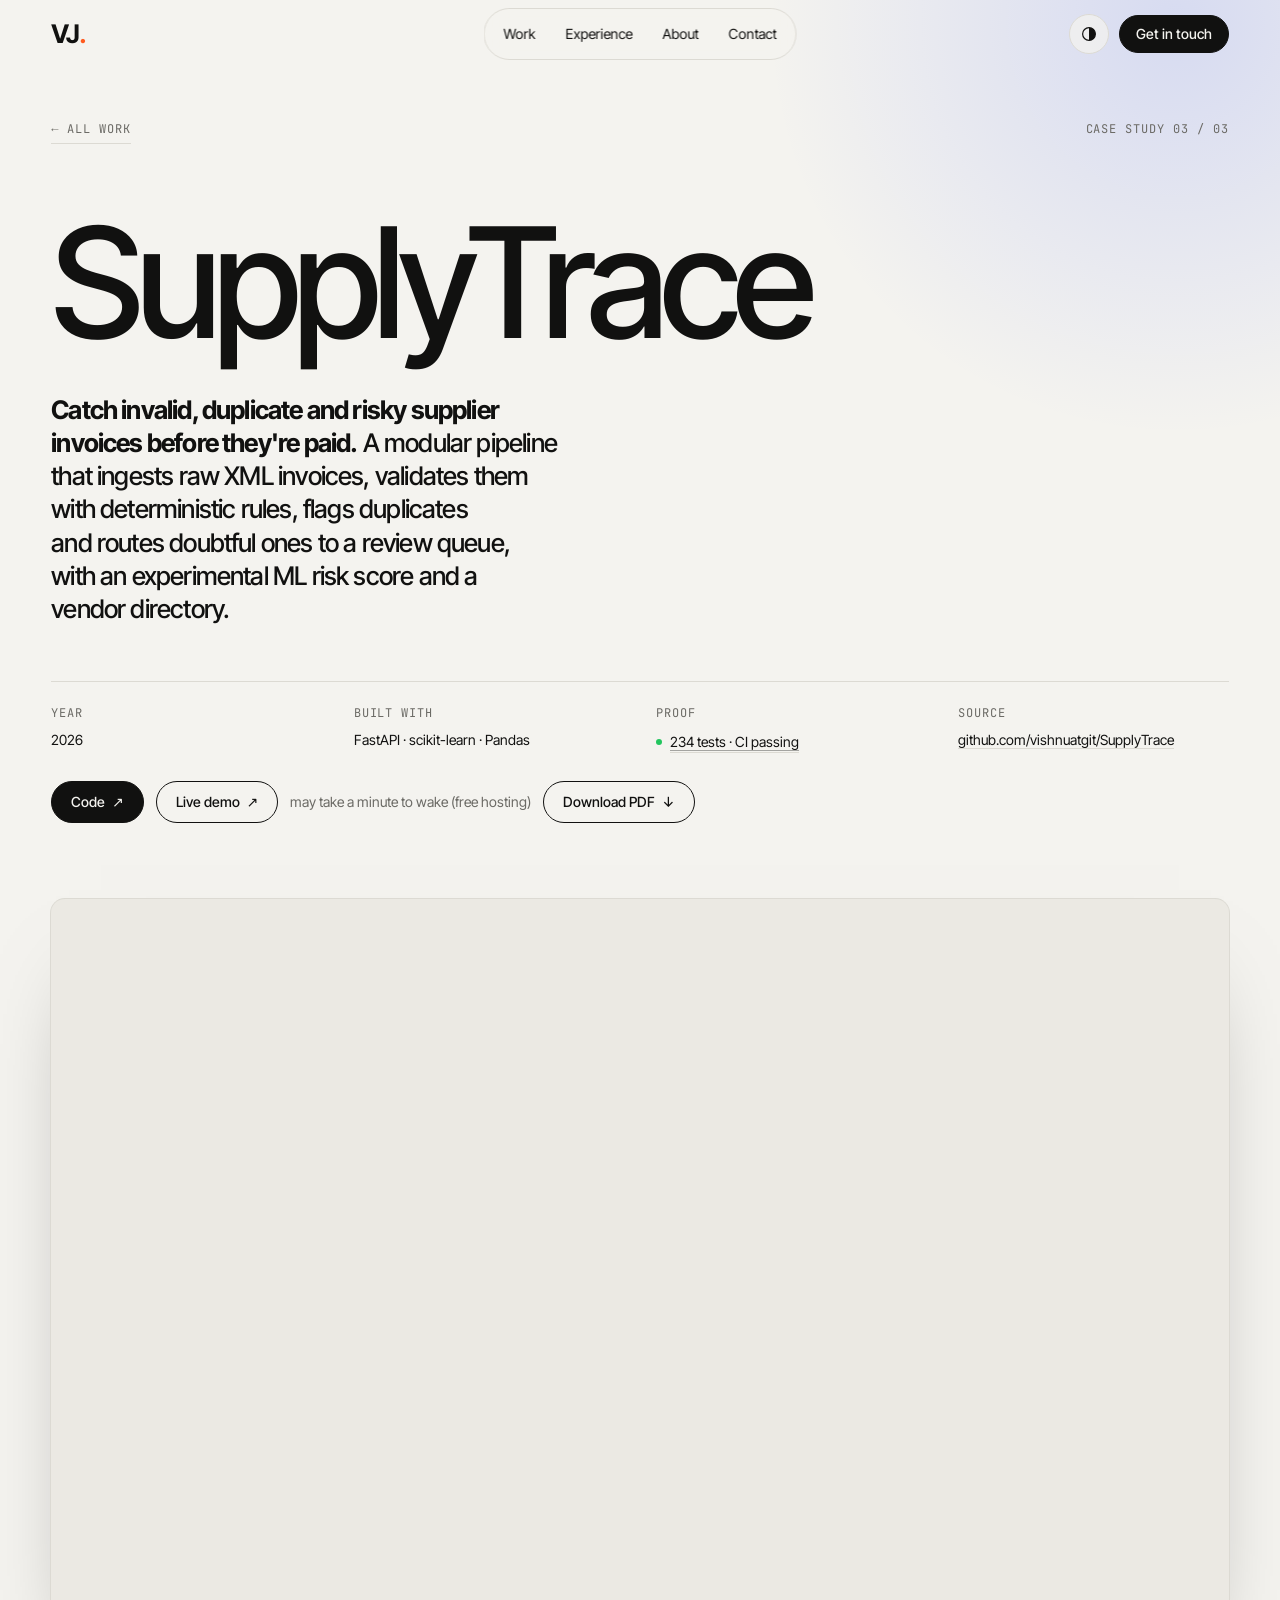
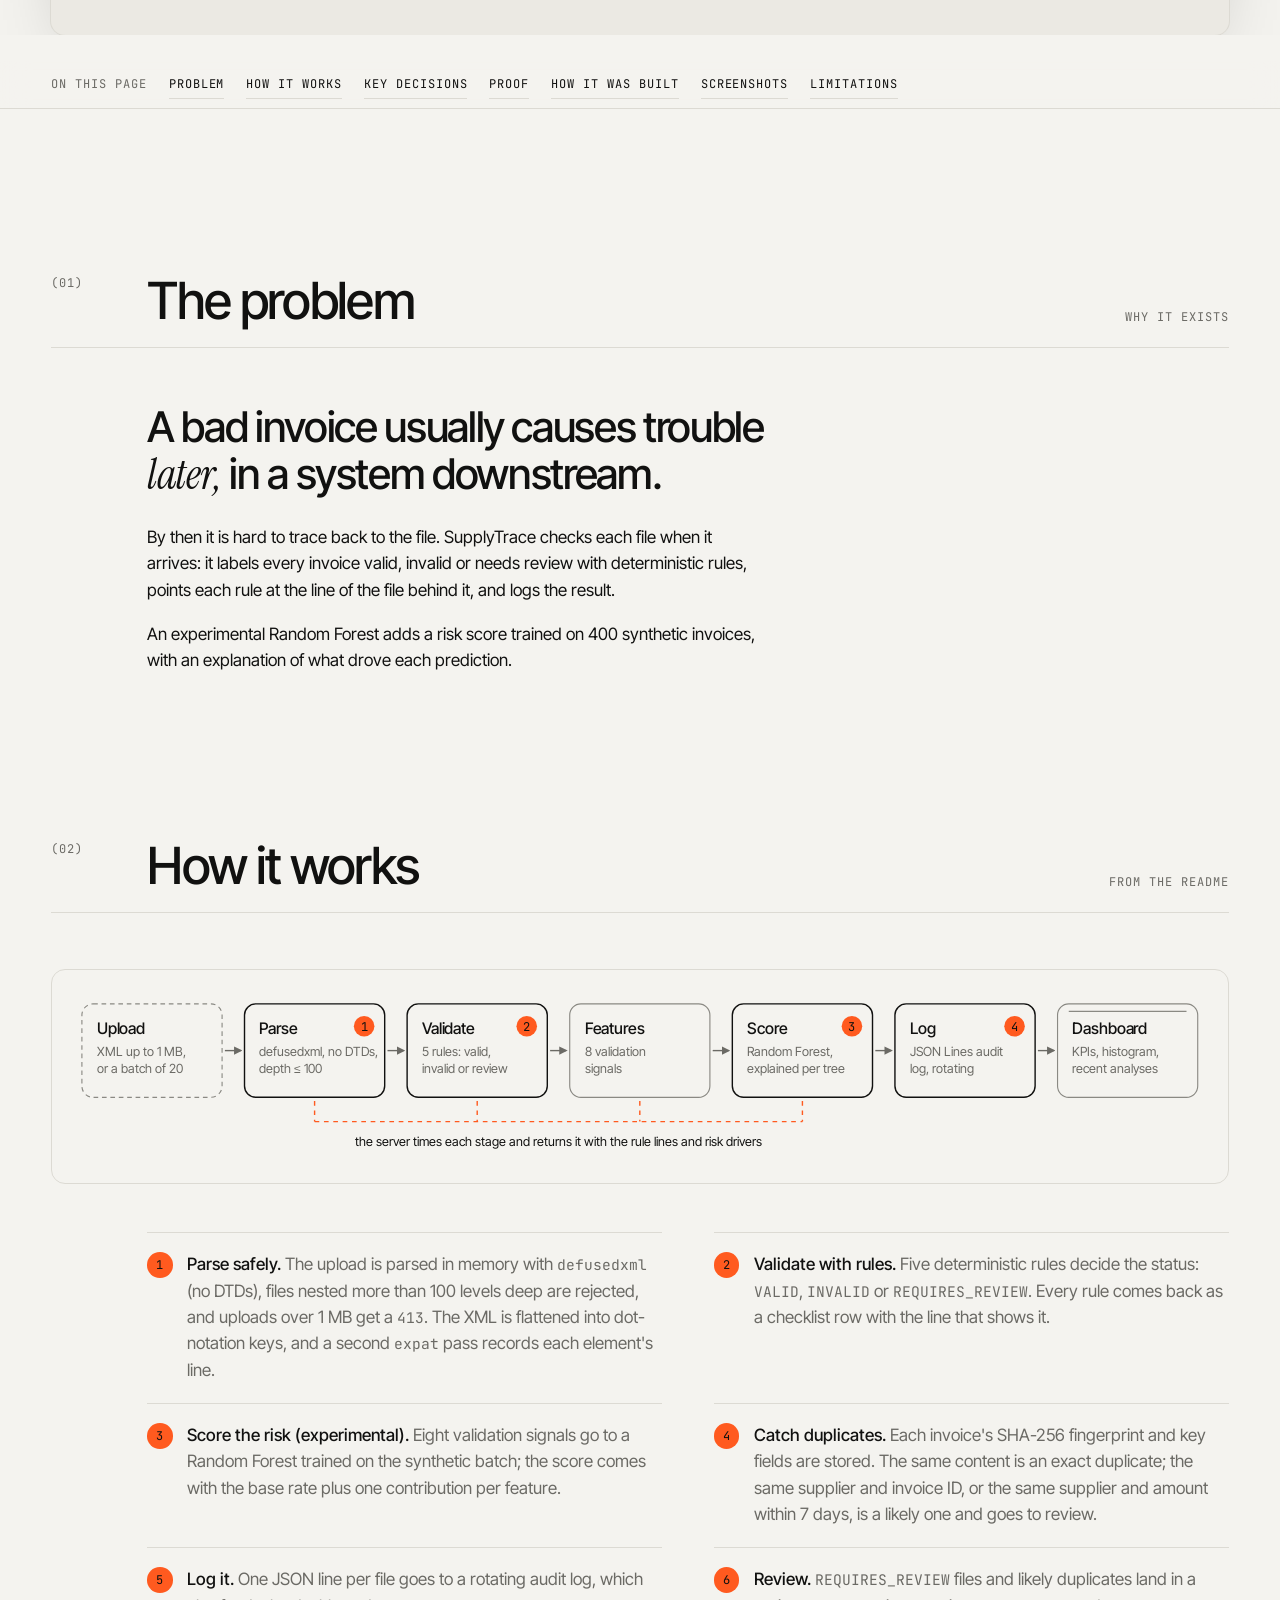
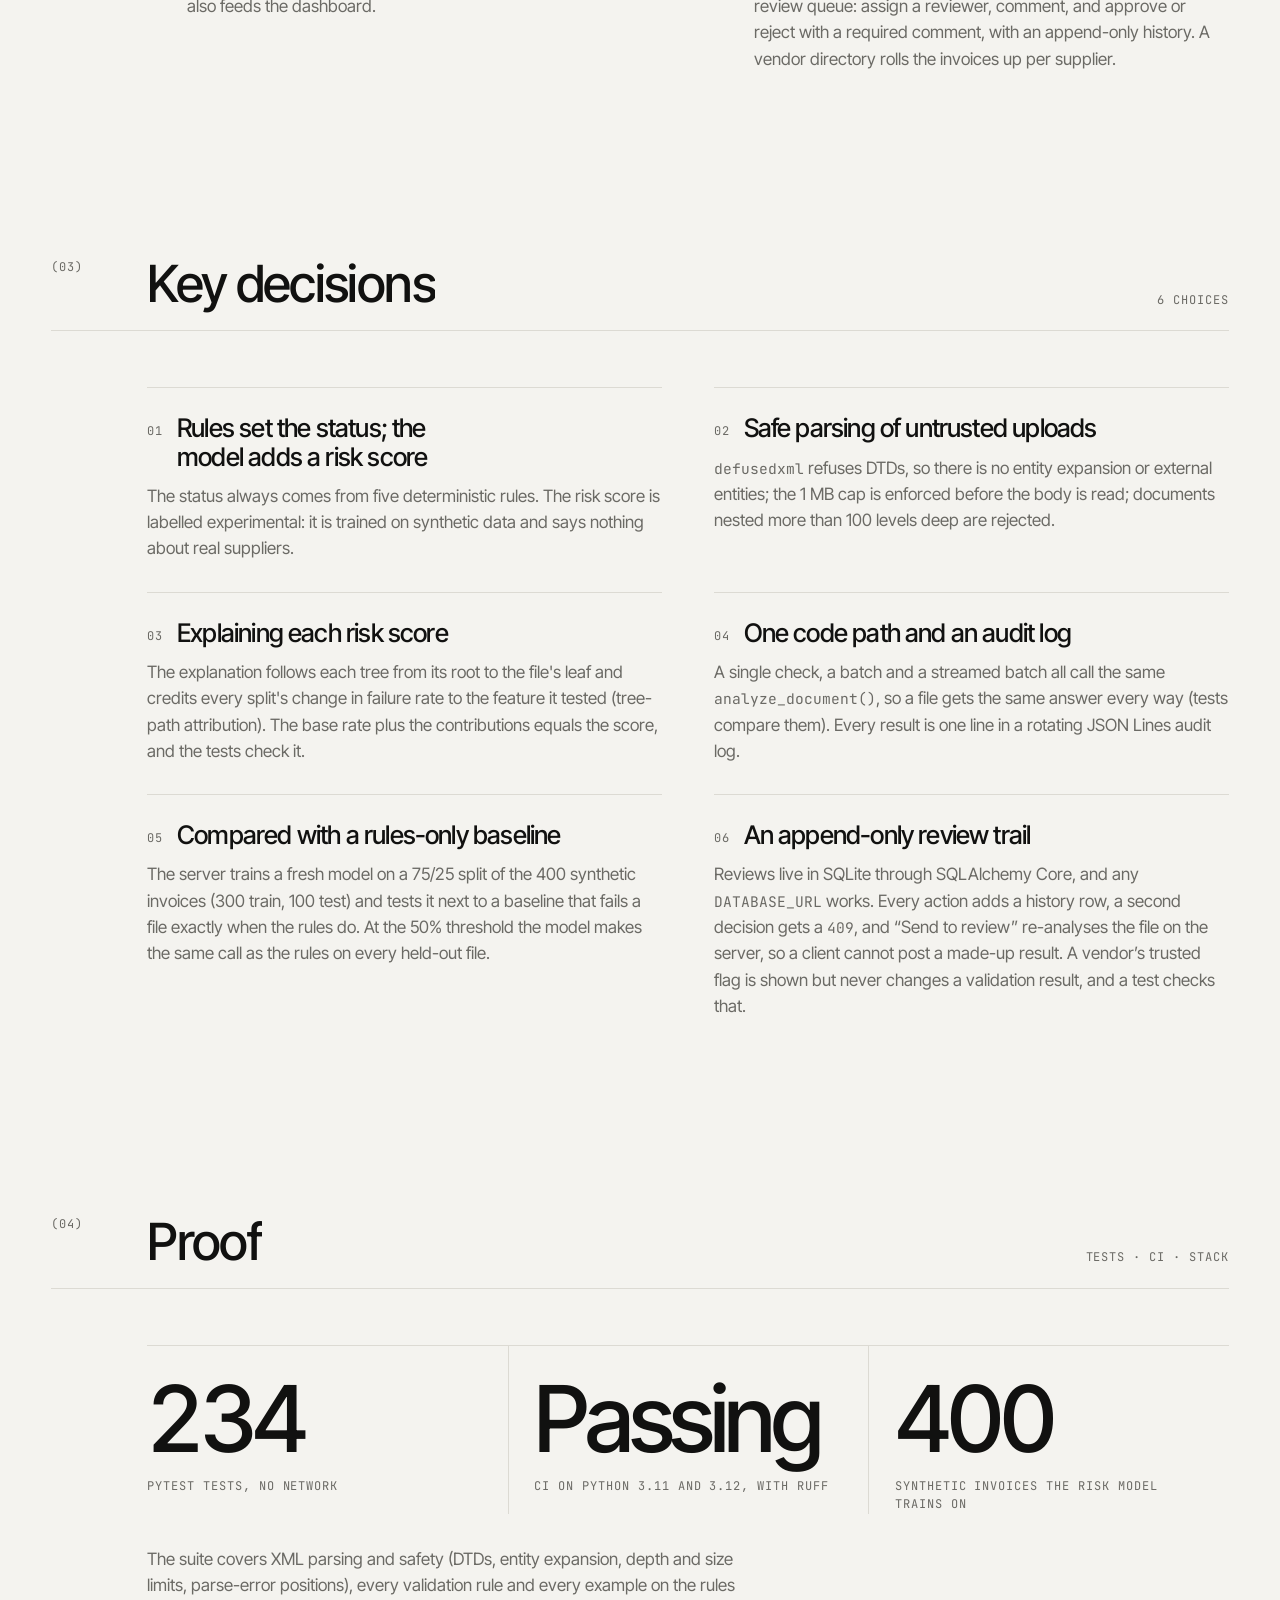
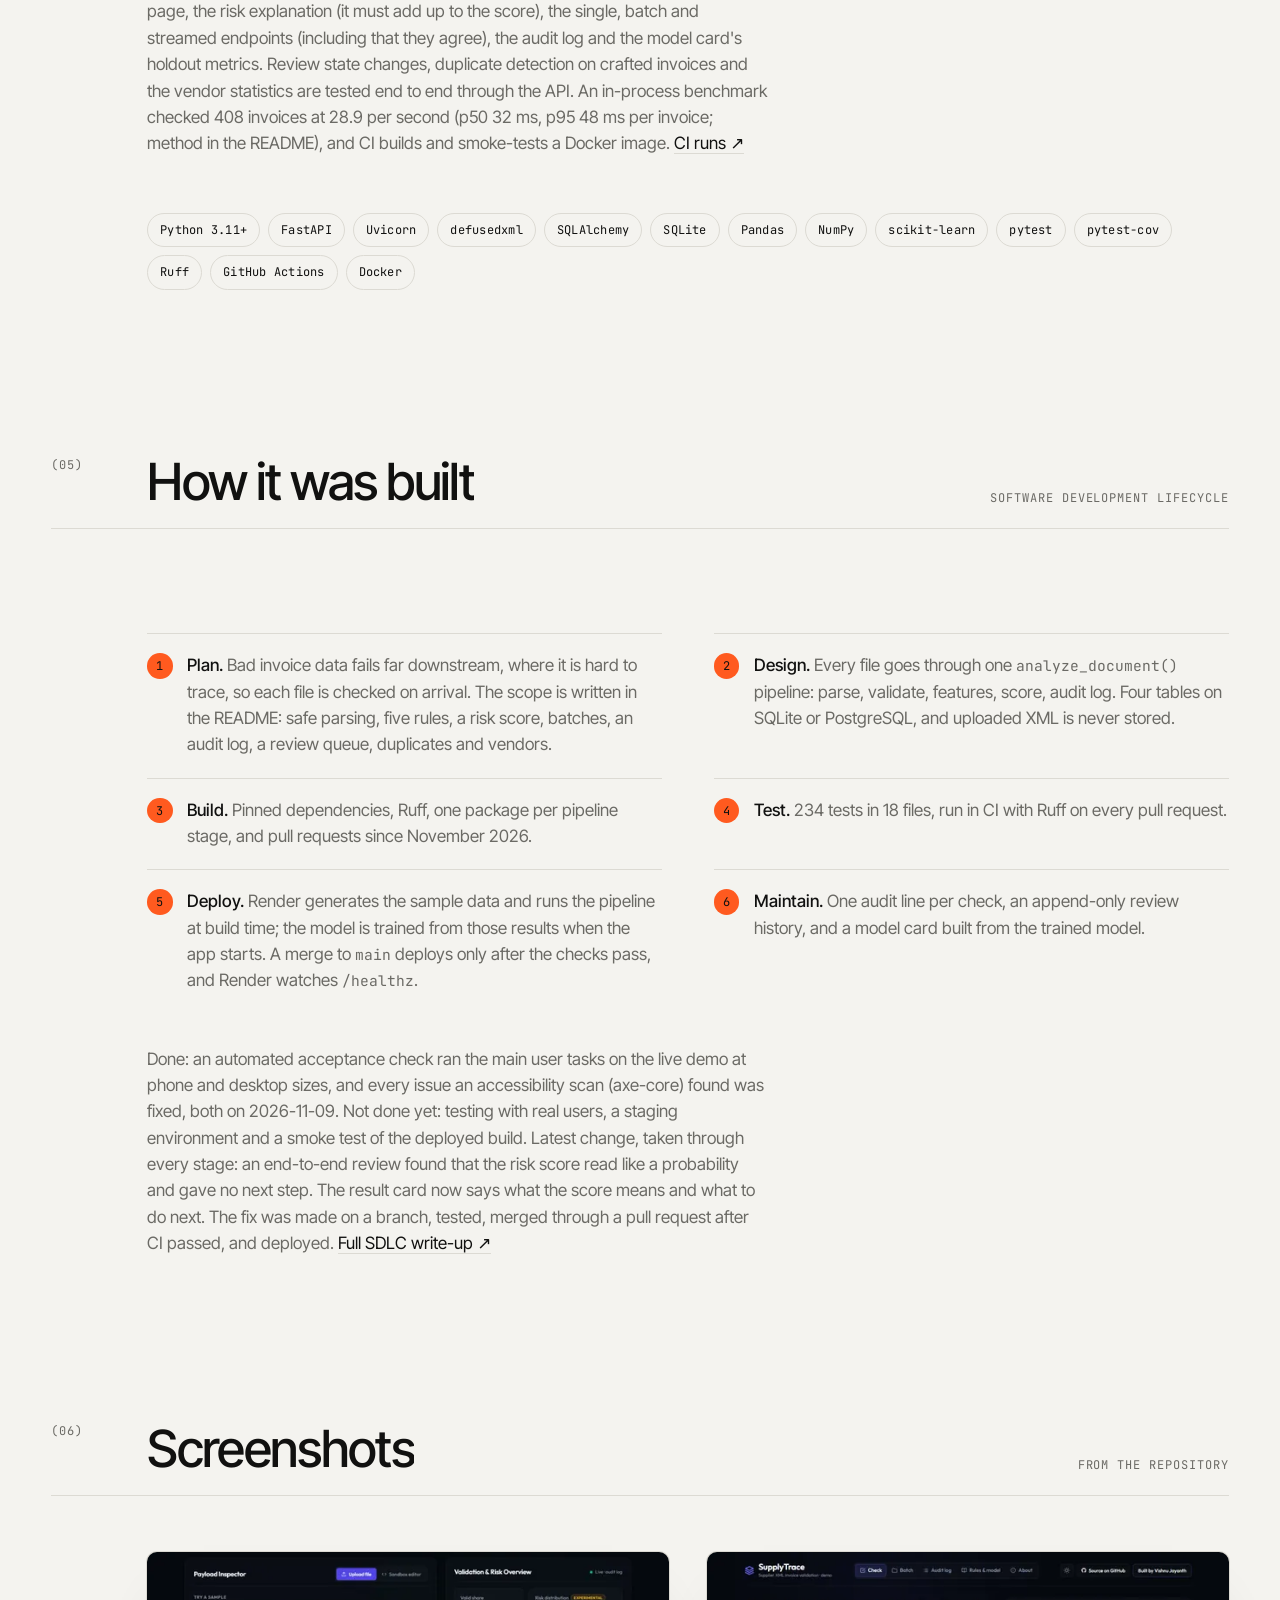
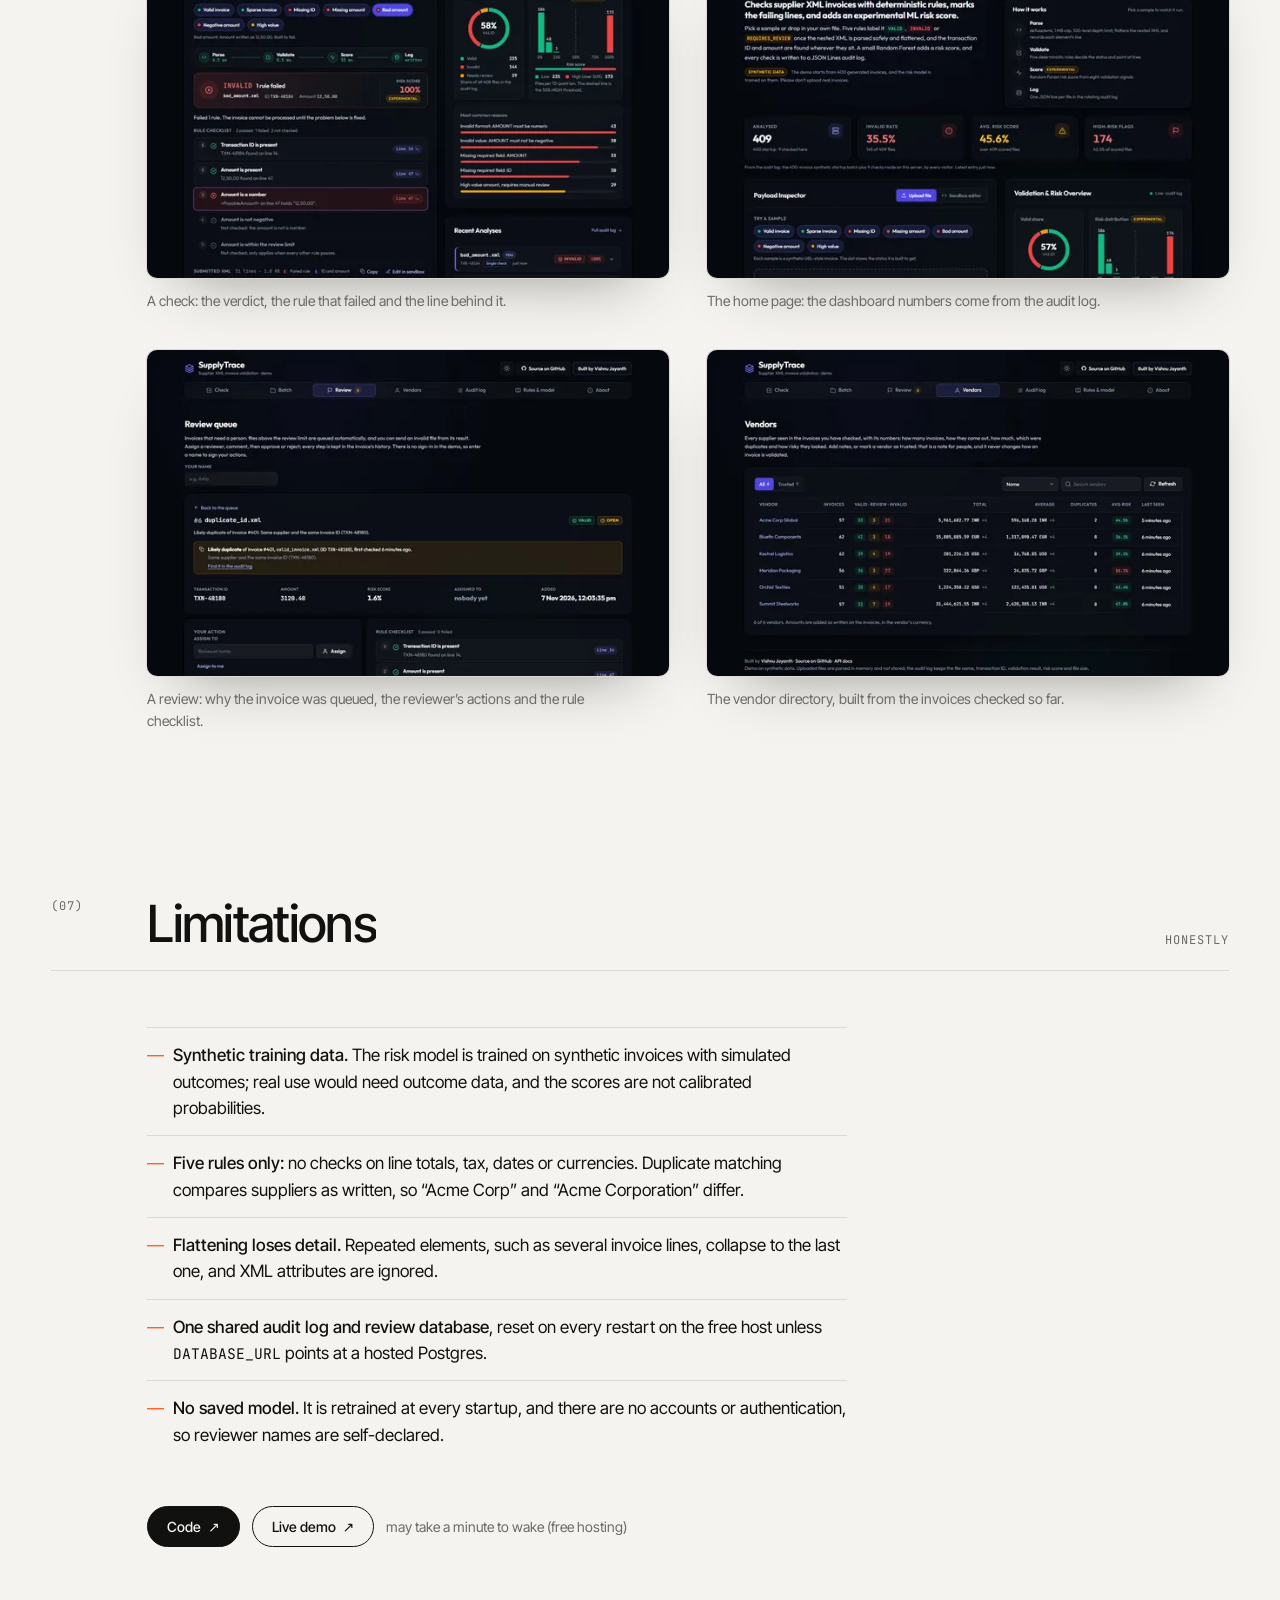
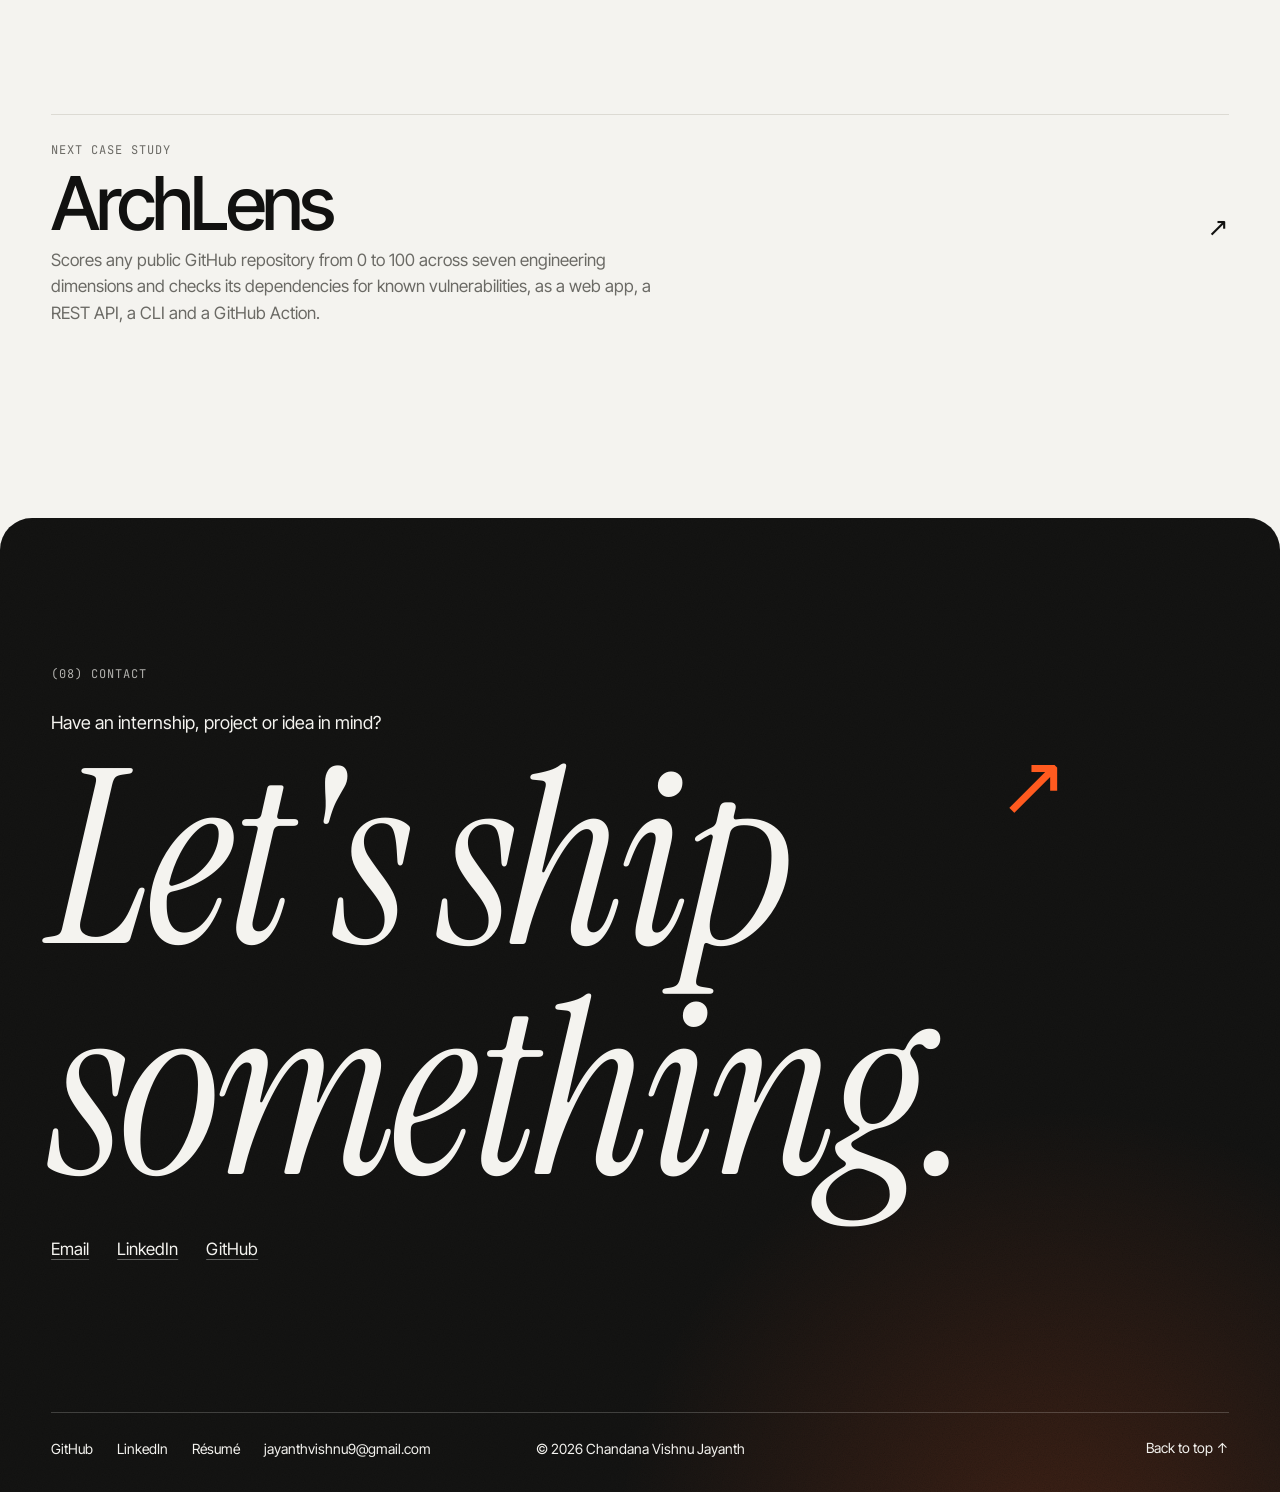
<file: projects/supplytrace.html>
<!doctype html>
<html lang="en">
<head>
  <meta charset="utf-8">
  <meta name="viewport" content="width=device-width, initial-scale=1">

  <title>SupplyTrace case study — Chandana Vishnu Jayanth</title>
  <meta name="description" content="A modular pipeline that ingests raw XML invoices, validates them with deterministic rules, flags duplicates and routes doubtful ones to a review queue, with an experimental ML risk score and a vendor directory.">
  <link rel="canonical" href="https://vishnuatgit.github.io/projects/supplytrace.html">
  <meta property="og:title" content="SupplyTrace case study — Chandana Vishnu Jayanth">
  <meta property="og:description" content="A modular pipeline that ingests raw XML invoices, validates them with deterministic rules, flags duplicates and routes doubtful ones to a review queue, with an experimental ML risk score and a vendor directory.">
  <meta property="og:type" content="article">
  <meta property="og:url" content="https://vishnuatgit.github.io/projects/supplytrace.html">
  <meta property="og:image" content="https://vishnuatgit.github.io/images/og.png">
  <meta property="og:image:width" content="1200">
  <meta property="og:image:height" content="630">
  <meta property="og:image:alt" content="Chandana Vishnu Jayanth: backend systems, data pipelines and applied ML, with screenshots of ArchLens, DeepBell and SupplyTrace">
  <meta name="twitter:card" content="summary_large_image">
  <meta name="twitter:image" content="https://vishnuatgit.github.io/images/og.png">
  <meta name="theme-color" content="#f4f3ef" media="(prefers-color-scheme: light)">
  <meta name="theme-color" content="#0e0e0d" media="(prefers-color-scheme: dark)">

  <link rel="icon" href="../favicon.ico" sizes="48x48">
  <link rel="icon" type="image/svg+xml" href="data:image/svg+xml,%3Csvg%20xmlns='http://www.w3.org/2000/svg'%20viewBox='0%200%2064%2064'%3E%3Crect%20width='64'%20height='64'%20rx='16'%20fill='%23111110'/%3E%3Ctext%20x='50%25'%20y='55%25'%20dominant-baseline='middle'%20text-anchor='middle'%20font-family='Arial,sans-serif'%20font-weight='700'%20font-size='28'%20fill='%23f4f3ef'%3EVJ%3C/text%3E%3C/svg%3E">
  <link rel="apple-touch-icon" href="../apple-touch-icon.png">
  <link rel="manifest" href="../site.webmanifest">

  <!-- The web fonts load without holding up the first paint: the metric-matched fallbacks in style.css
       show the text straight away and the fonts swap in when they arrive. -->
  <link rel="stylesheet" href="../style.css">
  <link rel="stylesheet" href="../projects.css">

  <script>
    // Runs before the page paints, so there is no flash of the wrong theme.
    (function () {
      var root = document.documentElement;
      root.classList.add('js');
      var savedTheme = null;
      try { savedTheme = localStorage.getItem('theme'); } catch (e) {}
      var prefersDark = window.matchMedia('(prefers-color-scheme: dark)').matches;
      root.dataset.theme = savedTheme || (prefersDark ? 'dark' : 'light');
      // Safety net: if script.js did not run, show everything without animation.
      document.addEventListener('DOMContentLoaded', function () {
        if (!window.portfolioReady) root.classList.remove('js');
      });
    })();
  </script>
</head>
<body>
  <a class="skip" href="#problem">Skip to the case study</a>

  <header class="nav">
    <a class="logo" href="../">VJ<span>.</span><span class="sr-only"> home</span></a>

    <nav class="nav-pill" aria-label="Main">
      <span class="nav-glider" aria-hidden="true"></span>
      <a href="../#work">Work</a>
      <a href="../#experience">Experience</a>
      <a href="../#about">About</a>
      <a href="#contact">Contact</a>
    </nav>

    <div class="nav-actions">
      <button class="theme-toggle" type="button" aria-label="Switch between light and dark theme">
        <svg viewBox="0 0 24 24" width="18" height="18" aria-hidden="true"><circle cx="12" cy="12" r="8.5" fill="none" stroke="currentColor" stroke-width="1.6"/><path d="M12 3.5a8.5 8.5 0 0 1 0 17z" fill="currentColor"/></svg>
      </button>
      <a class="btn btn-solid nav-cta" href="mailto:jayanthvishnu9@gmail.com" data-magnetic data-copy-email>Get in touch</a>
    </div>
  </header>

  <main id="top">
    <!-- ===================== CASE STUDY: SUPPLYTRACE =====================
         Facts come from the project's README. EDIT: the test count must match the home page's proof line.
         The Live demo link reads its URL from LIVE_DEMOS at the top of script.js. -->
    <section class="case-hero" style="--p-accent:#3b5bff">
      <p class="crumbs label"><a href="../#work"><span aria-hidden="true">←</span> All work</a><span>Case study 03 / 03</span></p>
      <p class="print-only print-meta">Case study by Chandana Vishnu Jayanth · vishnuatgit.github.io · jayanthvishnu9@gmail.com<br>Live demo: supplytrace-fkpq.onrender.com · Code: github.com/vishnuatgit/SupplyTrace</p>
      <h1 class="case-title">SupplyTrace</h1>
      <p class="case-summary"><strong>Catch invalid, duplicate and risky supplier invoices before they're paid.</strong> A modular pipeline that ingests raw XML invoices, validates them with deterministic rules, flags duplicates and routes doubtful ones to a review queue, with an experimental ML risk score and a vendor directory.</p>

      <dl class="case-facts">
        <div><dt class="label">Year</dt><dd>2026</dd></div>
        <div><dt class="label">Built with</dt><dd>FastAPI · scikit-learn · Pandas</dd></div>
        <div><dt class="label">Proof</dt><dd><span class="p-proof"><a href="https://github.com/vishnuatgit/SupplyTrace/actions/workflows/ci.yml" target="_blank" rel="noopener">234 tests · CI passing</a></span></dd></div>
        <div><dt class="label">Source</dt><dd><a href="https://github.com/vishnuatgit/SupplyTrace" target="_blank" rel="noopener">github.com/vishnuatgit/SupplyTrace</a></dd></div>
      </dl>

      <div class="actions case-actions">
        <a class="btn btn-solid" href="https://github.com/vishnuatgit/SupplyTrace" target="_blank" rel="noopener" data-magnetic>Code <span class="sr-only">on GitHub</span><span class="arr arr-ne" aria-hidden="true">↗</span></a>
        <a class="btn btn-ghost" data-demo="supplytrace" hidden>Live demo <span class="arr arr-ne" aria-hidden="true">↗</span></a>
        <span class="demo-note" data-demo-note="supplytrace" hidden>may take a minute to wake (free hosting)</span>
        <a class="btn btn-ghost" href="../pdf/supplytrace-case-study.pdf" download="SupplyTrace case study - Chandana Vishnu Jayanth.pdf">Download PDF <span class="arr arr-s" aria-hidden="true">↓</span></a>
      </div>

      <figure class="case-cover">
        <picture><source type="image/webp" srcset="../images/projects/supplytrace-600.webp 600w, ../images/projects/supplytrace-750.webp 750w, ../images/projects/supplytrace-900.webp 900w, ../images/projects/supplytrace.webp 1200w" sizes="(min-width: 1400px) calc(100vw - 112px), (min-width: 400px) 92vw, calc(100vw - 32px)"><img src="../images/projects/supplytrace.jpg" srcset="../images/projects/supplytrace-600.jpg 600w, ../images/projects/supplytrace-900.jpg 900w, ../images/projects/supplytrace.jpg 1200w" sizes="(min-width: 1400px) calc(100vw - 112px), (min-width: 400px) 92vw, calc(100vw - 32px)" width="1200" height="750" fetchpriority="high" decoding="async" alt="SupplyTrace batch check of the seven sample invoices"></picture>
      </figure>
    </section>

    <!-- Jump links to the sections below. On a computer they stay under the header while you scroll, and
         script.js marks the section being read. Left out of the printed page and the PDF.
         EDIT: one link per section id. -->
    <nav class="case-toc label" aria-label="On this page">
      <span>On this page</span>
      <a href="#problem">Problem</a>
      <a href="#how">How it works</a>
      <a href="#decisions">Key decisions</a>
      <a href="#proof">Proof</a>
      <a href="#sdlc">How it was built</a>
      <a href="#screens">Screenshots</a>
      <a href="#limits">Limitations</a>
    </nav>

    <section class="section" id="problem">
      <div class="section-head reveal">
        <h2><span class="label">(01)</span><span class="h-mask"><span>The problem</span></span></h2>
        <span class="label">Why it exists</span>
      </div>
      <div class="case-body prose reveal">
          <p class="lead">A bad invoice usually causes trouble <em>later,</em> in a system downstream.</p>
          <p>By then it is hard to trace back to the file. SupplyTrace checks each file when it arrives: it labels every invoice valid, invalid or needs review with deterministic rules, points each rule at the line of the file behind it, and logs the result.</p>
          <p>An experimental Random Forest adds a risk score trained on 400 synthetic invoices, with an explanation of what drove each prediction.</p>
      </div>
    </section>
    <section class="section" id="how">
      <div class="section-head reveal">
        <h2><span class="label">(02)</span><span class="h-mask"><span>How it works</span></span></h2>
        <span class="label">From the README</span>
      </div>
      <div class="case-body">
        <figure class="diagram-wrap reveal">
          <!-- Pipeline diagram, drawn from the README's "How it works" (a wide and a tall version; colours from projects.css) -->
          <svg class="diagram diagram-wide" viewBox="0 0 1198 168" role="img" aria-labelledby="supplytrace-dw-t supplytrace-dw-d">
          <title id="supplytrace-dw-t">SupplyTrace invoice pipeline</title><desc id="supplytrace-dw-d">An XML invoice of up to 1 MB, or a batch of up to 20, is parsed safely with defusedxml and a nesting-depth limit, validated with five deterministic rules into VALID, INVALID or REQUIRES_REVIEW, turned into eight validation signals, scored by an experimental Random Forest with per-feature explanations, and written to a rotating JSON Lines audit log that feeds the dashboard.</desc>
          <defs><marker id="supplytrace-ah" viewBox="0 0 10 10" refX="8" refY="5" markerWidth="6" markerHeight="6" orient="auto-start-reverse"><path class="dg-head" d="M0 0L10 5L0 10z"/></marker></defs>
          <rect class="dg-box dg-io" x="2" y="2" width="150" height="100" rx="12"/>
          <text class="dg-title" x="18" y="34">Upload</text>
          <text class="dg-sub" x="18" y="58">XML up to 1 MB,</text>
          <text class="dg-sub" x="18" y="76">or a batch of 20</text>
          <path class="dg-arrow" d="M155 52.0h17" marker-end="url(#supplytrace-ah)"/>
          <rect class="dg-box dg-step" x="176" y="2" width="150" height="100" rx="12"/>
          <circle class="dg-num" cx="304" cy="26" r="11"/>
          <text class="dg-num-t" x="304" y="30.5" text-anchor="middle">1</text>
          <text class="dg-title" x="192" y="34">Parse</text>
          <text class="dg-sub" x="192" y="58">defusedxml, no DTDs,</text>
          <text class="dg-sub" x="192" y="76">depth ≤ 100</text>
          <path class="dg-arrow" d="M329 52.0h17" marker-end="url(#supplytrace-ah)"/>
          <rect class="dg-box dg-step" x="350" y="2" width="150" height="100" rx="12"/>
          <circle class="dg-num" cx="478" cy="26" r="11"/>
          <text class="dg-num-t" x="478" y="30.5" text-anchor="middle">2</text>
          <text class="dg-title" x="366" y="34">Validate</text>
          <text class="dg-sub" x="366" y="58">5 rules: valid,</text>
          <text class="dg-sub" x="366" y="76">invalid or review</text>
          <path class="dg-arrow" d="M503 52.0h17" marker-end="url(#supplytrace-ah)"/>
          <rect class="dg-box" x="524" y="2" width="150" height="100" rx="12"/>
          <text class="dg-title" x="540" y="34">Features</text>
          <text class="dg-sub" x="540" y="58">8 validation</text>
          <text class="dg-sub" x="540" y="76">signals</text>
          <path class="dg-arrow" d="M677 52.0h17" marker-end="url(#supplytrace-ah)"/>
          <rect class="dg-box dg-step" x="698" y="2" width="150" height="100" rx="12"/>
          <circle class="dg-num" cx="826" cy="26" r="11"/>
          <text class="dg-num-t" x="826" y="30.5" text-anchor="middle">3</text>
          <text class="dg-title" x="714" y="34">Score</text>
          <text class="dg-sub" x="714" y="58">Random Forest,</text>
          <text class="dg-sub" x="714" y="76">explained per tree</text>
          <path class="dg-arrow" d="M851 52.0h17" marker-end="url(#supplytrace-ah)"/>
          <rect class="dg-box dg-step" x="872" y="2" width="150" height="100" rx="12"/>
          <circle class="dg-num" cx="1000" cy="26" r="11"/>
          <text class="dg-num-t" x="1000" y="30.5" text-anchor="middle">4</text>
          <text class="dg-title" x="888" y="34">Log</text>
          <text class="dg-sub" x="888" y="58">JSON Lines audit</text>
          <text class="dg-sub" x="888" y="76">log, rotating</text>
          <path class="dg-arrow" d="M1025 52.0h17" marker-end="url(#supplytrace-ah)"/>
          <rect class="dg-box dg-store" x="1046" y="2" width="150" height="100" rx="12"/>
          <path class="dg-store-line" d="M1058 10h126"/>
          <text class="dg-title" x="1062" y="34">Dashboard</text>
          <text class="dg-sub" x="1062" y="58">KPIs, histogram,</text>
          <text class="dg-sub" x="1062" y="76">recent analyses</text>
          <path class="dg-side" d="M251.0 106V128M425.0 106V128M599.0 106V128M773.0 106V128M251.0 128H773.0"/>
          <text class="dg-side-t" x="512.0" y="154" text-anchor="middle">the server times each stage and returns it with the rule lines and risk drivers</text>
          </svg>
          <svg class="diagram diagram-tall" viewBox="0 0 340 730" role="img" aria-labelledby="supplytrace-dt-t supplytrace-dt-d">
          <title id="supplytrace-dt-t">SupplyTrace invoice pipeline</title><desc id="supplytrace-dt-d">An XML invoice of up to 1 MB, or a batch of up to 20, is parsed safely with defusedxml and a nesting-depth limit, validated with five deterministic rules into VALID, INVALID or REQUIRES_REVIEW, turned into eight validation signals, scored by an experimental Random Forest with per-feature explanations, and written to a rotating JSON Lines audit log that feeds the dashboard.</desc>
          <defs><marker id="supplytrace-ahv" viewBox="0 0 10 10" refX="8" refY="5" markerWidth="6" markerHeight="6" orient="auto-start-reverse"><path class="dg-head" d="M0 0L10 5L0 10z"/></marker></defs>
          <rect class="dg-box dg-io" x="2" y="2" width="296" height="78" rx="12"/>
          <text class="dg-title" x="18" y="34">Upload</text>
          <text class="dg-sub" x="18" y="58">XML up to 1 MB, or a batch of 20</text>
          <path class="dg-arrow" d="M150.0 83v23" marker-end="url(#supplytrace-ahv)"/>
          <rect class="dg-box dg-step" x="2" y="110" width="296" height="78" rx="12"/>
          <circle class="dg-num" cx="276" cy="134" r="11"/>
          <text class="dg-num-t" x="276" y="138.5" text-anchor="middle">1</text>
          <text class="dg-title" x="18" y="142">Parse</text>
          <text class="dg-sub" x="18" y="166">defusedxml, no DTDs, depth ≤ 100</text>
          <path class="dg-arrow" d="M150.0 191v23" marker-end="url(#supplytrace-ahv)"/>
          <rect class="dg-box dg-step" x="2" y="218" width="296" height="78" rx="12"/>
          <circle class="dg-num" cx="276" cy="242" r="11"/>
          <text class="dg-num-t" x="276" y="246.5" text-anchor="middle">2</text>
          <text class="dg-title" x="18" y="250">Validate</text>
          <text class="dg-sub" x="18" y="274">5 rules: valid, invalid or review</text>
          <path class="dg-arrow" d="M150.0 299v23" marker-end="url(#supplytrace-ahv)"/>
          <rect class="dg-box" x="2" y="326" width="296" height="78" rx="12"/>
          <text class="dg-title" x="18" y="358">Features</text>
          <text class="dg-sub" x="18" y="382">8 validation signals</text>
          <path class="dg-arrow" d="M150.0 407v23" marker-end="url(#supplytrace-ahv)"/>
          <rect class="dg-box dg-step" x="2" y="434" width="296" height="78" rx="12"/>
          <circle class="dg-num" cx="276" cy="458" r="11"/>
          <text class="dg-num-t" x="276" y="462.5" text-anchor="middle">3</text>
          <text class="dg-title" x="18" y="466">Score</text>
          <text class="dg-sub" x="18" y="490">Random Forest, explained per tree</text>
          <path class="dg-arrow" d="M150.0 515v23" marker-end="url(#supplytrace-ahv)"/>
          <rect class="dg-box dg-step" x="2" y="542" width="296" height="78" rx="12"/>
          <circle class="dg-num" cx="276" cy="566" r="11"/>
          <text class="dg-num-t" x="276" y="570.5" text-anchor="middle">4</text>
          <text class="dg-title" x="18" y="574">Log</text>
          <text class="dg-sub" x="18" y="598">JSON Lines audit log, rotating</text>
          <path class="dg-arrow" d="M150.0 623v23" marker-end="url(#supplytrace-ahv)"/>
          <rect class="dg-box dg-store" x="2" y="650" width="296" height="78" rx="12"/>
          <path class="dg-store-line" d="M14 658h272"/>
          <text class="dg-title" x="18" y="682">Dashboard</text>
          <text class="dg-sub" x="18" y="706">KPIs, histogram, recent analyses</text>
          <path class="dg-side" d="M302 149.0H324M302 257.0H324M302 365.0H324M302 473.0H324M324 149.0V473.0"/>
          </svg>
          <p class="diagram-note">Dashed bracket: the server times each stage and returns it with the rule lines and risk drivers.</p>
        </figure>
        <ol class="steps reveal">
          <li><p><strong>Parse safely.</strong> The upload is parsed in memory with <code>defusedxml</code> (no DTDs), files nested more than 100 levels deep are rejected, and uploads over 1 MB get a <code>413</code>. The XML is flattened into dot-notation keys, and a second <code>expat</code> pass records each element's line.</p></li>
          <li><p><strong>Validate with rules.</strong> Five deterministic rules decide the status: <code>VALID</code>, <code>INVALID</code> or <code>REQUIRES_REVIEW</code>. Every rule comes back as a checklist row with the line that shows it.</p></li>
          <li><p><strong>Score the risk (experimental).</strong> Eight validation signals go to a Random Forest trained on the synthetic batch; the score comes with the base rate plus one contribution per feature.</p></li>
          <li><p><strong>Catch duplicates.</strong> Each invoice's SHA-256 fingerprint and key fields are stored. The same content is an exact duplicate; the same supplier and invoice ID, or the same supplier and amount within 7 days, is a likely one and goes to review.</p></li>
          <li><p><strong>Log it.</strong> One JSON line per file goes to a rotating audit log, which also feeds the dashboard.</p></li>
          <li><p><strong>Review.</strong> <code>REQUIRES_REVIEW</code> files and likely duplicates land in a review queue: assign a reviewer, comment, and approve or reject with a required comment, with an append-only history. A vendor directory rolls the invoices up per supplier.</p></li>
        </ol>
      </div>
    </section>
    <section class="section" id="decisions">
      <div class="section-head reveal">
        <h2><span class="label">(03)</span><span class="h-mask"><span>Key decisions</span></span></h2>
        <span class="label">6 choices</span>
      </div>
      <div class="case-body">
        <ol class="decisions">
          <li class="reveal">
            <h3>Rules set the status; the model adds a risk score</h3>
            <p>The status always comes from five deterministic rules. The risk score is labelled experimental: it is trained on synthetic data and says nothing about real suppliers.</p>
          </li>
          <li class="reveal">
            <h3>Safe parsing of untrusted uploads</h3>
            <p><code>defusedxml</code> refuses DTDs, so there is no entity expansion or external entities; the 1 MB cap is enforced before the body is read; documents nested more than 100 levels deep are rejected.</p>
          </li>
          <li class="reveal">
            <h3>Explaining each risk score</h3>
            <p>The explanation follows each tree from its root to the file's leaf and credits every split's change in failure rate to the feature it tested (tree-path attribution). The base rate plus the contributions equals the score, and the tests check it.</p>
          </li>
          <li class="reveal">
            <h3>One code path and an audit log</h3>
            <p>A single check, a batch and a streamed batch all call the same <code>analyze_document()</code>, so a file gets the same answer every way (tests compare them). Every result is one line in a rotating JSON Lines audit log.</p>
          </li>
          <li class="reveal">
            <h3>Compared with a rules-only baseline</h3>
            <p>The server trains a fresh model on a 75/25 split of the 400 synthetic invoices (300 train, 100 test) and tests it next to a baseline that fails a file exactly when the rules do. At the 50% threshold the model makes the same call as the rules on every held-out file.</p>
          </li>
          <li class="reveal">
            <h3>An append-only review trail</h3>
            <p>Reviews live in SQLite through SQLAlchemy Core, and any <code>DATABASE_URL</code> works. Every action adds a history row, a second decision gets a <code>409</code>, and “Send to review” re-analyses the file on the server, so a client cannot post a made-up result. A vendor’s trusted flag is shown but never changes a validation result, and a test checks that.</p>
          </li>
        </ol>
      </div>
    </section>
    <section class="section" id="proof">
      <div class="section-head reveal">
        <h2><span class="label">(04)</span><span class="h-mask"><span>Proof</span></span></h2>
        <span class="label">Tests · CI · stack</span>
      </div>
      <div class="case-body">
        <dl class="stats reveal">
          <div><dt>pytest tests, no network</dt><dd data-count>234</dd></div>
          <div><dt>CI on Python 3.11 and 3.12, with Ruff</dt><dd>Passing</dd></div>
          <div><dt>synthetic invoices the risk model trains on</dt><dd data-count>400</dd></div>
        </dl>
        <p class="proof-note reveal">The suite covers XML parsing and safety (DTDs, entity expansion, depth and size limits, parse-error positions), every validation rule and every example on the rules page, the risk explanation (it must add up to the score), the single, batch and streamed endpoints (including that they agree), the audit log and the model card's holdout metrics. Review state changes, duplicate detection on crafted invoices and the vendor statistics are tested end to end through the API. An in-process benchmark checked 408 invoices at 28.9 per second (p50 32 ms, p95 48 ms per invoice; method in the README), and CI builds and smoke-tests a Docker image. <a href="https://github.com/vishnuatgit/SupplyTrace/actions/workflows/ci.yml" target="_blank" rel="noopener">CI runs <span aria-hidden="true">↗</span></a></p>
        <ul class="stack reveal" aria-label="Stack"><li>Python 3.11+</li><li>FastAPI</li><li>Uvicorn</li><li>defusedxml</li><li>SQLAlchemy</li><li>SQLite</li><li>Pandas</li><li>NumPy</li><li>scikit-learn</li><li>pytest</li><li>pytest-cov</li><li>Ruff</li><li>GitHub Actions</li><li>Docker</li></ul>
      </div>
    </section>
    <section class="section" id="sdlc">
      <div class="section-head reveal">
        <h2><span class="label">(05)</span><span class="h-mask"><span>How it was built</span></span></h2>
        <span class="label">Software development lifecycle</span>
      </div>
      <div class="case-body">
        <ol class="steps reveal">
          <li><p><strong>Plan.</strong> Bad invoice data fails far downstream, where it is hard to trace, so each file is checked on arrival. The scope is written in the README: safe parsing, five rules, a risk score, batches, an audit log, a review queue, duplicates and vendors.</p></li>
          <li><p><strong>Design.</strong> Every file goes through one <code>analyze_document()</code> pipeline: parse, validate, features, score, audit log. Four tables on SQLite or PostgreSQL, and uploaded XML is never stored.</p></li>
          <li><p><strong>Build.</strong> Pinned dependencies, Ruff, one package per pipeline stage, and pull requests since November 2026.</p></li>
          <li><p><strong>Test.</strong> 234 tests in 18 files, run in CI with Ruff on every pull request.</p></li>
          <li><p><strong>Deploy.</strong> Render generates the sample data and runs the pipeline at build time; the model is trained from those results when the app starts. A merge to <code>main</code> deploys only after the checks pass, and Render watches <code>/healthz</code>.</p></li>
          <li><p><strong>Maintain.</strong> One audit line per check, an append-only review history, and a model card built from the trained model.</p></li>
        </ol>
        <p class="proof-note reveal">Done: an automated acceptance check ran the main user tasks on the live demo at phone and desktop sizes, and every issue an accessibility scan (axe-core) found was fixed, both on 2026-11-09. Not done yet: testing with real users, a staging environment and a smoke test of the deployed build. Latest change, taken through every stage: an end-to-end review found that the risk score read like a probability and gave no next step. The result card now says what the score means and what to do next. The fix was made on a branch, tested, merged through a pull request after CI passed, and deployed. <a href="https://github.com/vishnuatgit/SupplyTrace/blob/main/docs/sdlc.md" target="_blank" rel="noopener">Full SDLC write-up <span aria-hidden="true">↗</span></a></p>
      </div>
    </section>
    <section class="section" id="screens">
      <div class="section-head reveal">
        <h2><span class="label">(06)</span><span class="h-mask"><span>Screenshots</span></span></h2>
        <span class="label">From the repository</span>
      </div>
      <div class="case-body shots">
          <figure class="reveal">
            <a href="../images/projects/supplytrace/result.jpg" target="_blank" rel="noopener" aria-label="Open this screenshot full size">
              <picture><source type="image/webp" srcset="../images/projects/supplytrace/result-600.webp 600w, ../images/projects/supplytrace/result-750.webp 750w, ../images/projects/supplytrace/result-900.webp 900w, ../images/projects/supplytrace/result.webp 1200w" sizes="(min-width: 761px) 44vw, calc(100vw - 32px)"><img src="../images/projects/supplytrace/result.jpg" srcset="../images/projects/supplytrace/result-600.jpg 600w, ../images/projects/supplytrace/result-900.jpg 900w, ../images/projects/supplytrace/result.jpg 1200w" sizes="(min-width: 761px) 44vw, calc(100vw - 32px)" width="1200" height="750" loading="lazy" decoding="async" alt="The SupplyTrace Payload Inspector checking an invoice whose amount is written as 12,50.00: the pipeline strip shows the time the server spent on each stage, the verdict is INVALID, and the rule checklist points at line 47"></picture>
            </a>
            <figcaption>A check: the verdict, the rule that failed and the line behind it.</figcaption>
          </figure>
          <figure class="reveal">
            <a href="../images/projects/supplytrace/home.jpg" target="_blank" rel="noopener" aria-label="Open this screenshot full size">
              <picture><source type="image/webp" srcset="../images/projects/supplytrace/home-600.webp 600w, ../images/projects/supplytrace/home-750.webp 750w, ../images/projects/supplytrace/home-900.webp 900w, ../images/projects/supplytrace/home.webp 1200w" sizes="(min-width: 761px) 44vw, calc(100vw - 32px)"><img src="../images/projects/supplytrace/home.jpg" srcset="../images/projects/supplytrace/home-600.jpg 600w, ../images/projects/supplytrace/home-900.jpg 900w, ../images/projects/supplytrace/home.jpg 1200w" sizes="(min-width: 761px) 44vw, calc(100vw - 32px)" width="1200" height="750" loading="lazy" decoding="async" alt="The SupplyTrace home page: the How it works steps, tiles with files analysed, invalid rate, average risk and high-risk flags, the Payload Inspector with one-click sample invoices, and the valid-share ring and risk histogram"></picture>
            </a>
            <figcaption>The home page: the dashboard numbers come from the audit log.</figcaption>
          </figure>
          <figure class="reveal">
            <a href="../images/projects/supplytrace/review.jpg" target="_blank" rel="noopener" aria-label="Open this screenshot full size">
              <picture><source type="image/webp" srcset="../images/projects/supplytrace/review-600.webp 600w, ../images/projects/supplytrace/review-750.webp 750w, ../images/projects/supplytrace/review-900.webp 900w, ../images/projects/supplytrace/review.webp 1200w" sizes="(min-width: 761px) 44vw, calc(100vw - 32px)"><img src="../images/projects/supplytrace/review.jpg" srcset="../images/projects/supplytrace/review-600.jpg 600w, ../images/projects/supplytrace/review-900.jpg 900w, ../images/projects/supplytrace/review.jpg 1200w" sizes="(min-width: 761px) 44vw, calc(100vw - 32px)" width="1200" height="750" loading="lazy" decoding="async" alt="SupplyTrace review queue showing invoice 6, duplicate_id.xml, flagged as a likely duplicate of invoice 401 with the same supplier and transaction ID, with its amount, risk score, reviewer actions and rule checklist"></picture>
            </a>
            <figcaption>A review: why the invoice was queued, the reviewer’s actions and the rule checklist.</figcaption>
          </figure>
          <figure class="reveal">
            <a href="../images/projects/supplytrace/vendors.jpg" target="_blank" rel="noopener" aria-label="Open this screenshot full size">
              <picture><source type="image/webp" srcset="../images/projects/supplytrace/vendors-600.webp 600w, ../images/projects/supplytrace/vendors-750.webp 750w, ../images/projects/supplytrace/vendors-900.webp 900w, ../images/projects/supplytrace/vendors.webp 1200w" sizes="(min-width: 761px) 44vw, calc(100vw - 32px)"><img src="../images/projects/supplytrace/vendors.jpg" srcset="../images/projects/supplytrace/vendors-600.jpg 600w, ../images/projects/supplytrace/vendors-900.jpg 900w, ../images/projects/supplytrace/vendors.jpg 1200w" sizes="(min-width: 761px) 44vw, calc(100vw - 32px)" width="1200" height="750" loading="lazy" decoding="async" alt="SupplyTrace Vendors view: six suppliers with invoice counts, valid, review and invalid breakdowns, totals, averages, duplicates, average risk and when each was last seen"></picture>
            </a>
            <figcaption>The vendor directory, built from the invoices checked so far.</figcaption>
          </figure>
      </div>
    </section>
    <section class="section" id="limits">
      <div class="section-head reveal">
        <h2><span class="label">(07)</span><span class="h-mask"><span>Limitations</span></span></h2>
        <span class="label">Honestly</span>
      </div>
      <div class="case-body reveal">
        <ul class="limits">
          <li><strong>Synthetic training data.</strong> The risk model is trained on synthetic invoices with simulated outcomes; real use would need outcome data, and the scores are not calibrated probabilities.</li>
          <li><strong>Five rules only:</strong> no checks on line totals, tax, dates or currencies. Duplicate matching compares suppliers as written, so “Acme Corp” and “Acme Corporation” differ.</li>
          <li><strong>Flattening loses detail.</strong> Repeated elements, such as several invoice lines, collapse to the last one, and XML attributes are ignored.</li>
          <li><strong>One shared audit log and review database</strong>, reset on every restart on the free host unless <code>DATABASE_URL</code> points at a hosted Postgres.</li>
          <li><strong>No saved model.</strong> It is retrained at every startup, and there are no accounts or authentication, so reviewer names are self-declared.</li>
        </ul>
        <!-- Try it: the same Code and Live demo links as the top of the page, for readers who reached the end -->
        <div class="actions case-actions case-actions-end reveal">
          <a class="btn btn-solid" href="https://github.com/vishnuatgit/SupplyTrace" target="_blank" rel="noopener">Code <span class="sr-only">on GitHub</span><span class="arr arr-ne" aria-hidden="true">↗</span></a>
          <a class="btn btn-ghost" data-demo="supplytrace" hidden>Live demo <span class="arr arr-ne" aria-hidden="true">↗</span></a>
          <span class="demo-note" data-demo-note="supplytrace" hidden>may take a minute to wake (free hosting)</span>
        </div>
      </div>
    </section>

    <a class="case-next reveal" href="archlens.html">
      <span class="label">Next case study</span>
      <span class="case-next-title">ArchLens</span>
      <span class="case-next-arrow" aria-hidden="true">↗</span>
      <p>Scores any public GitHub repository from 0 to 100 across seven engineering dimensions and checks its dependencies for known vulnerabilities, as a web app, a REST API, a CLI and a GitHub Action.</p>
    </a>
  </main>

  <!-- ===================== CONTACT ===================== -->
  <footer class="contact" id="contact">
    <span class="label" role="heading" aria-level="2">(08) Contact</span>
    <p class="contact-kicker reveal">Have an internship, project or idea in mind?</p>
    <a class="contact-mail reveal" href="mailto:jayanthvishnu9@gmail.com" data-copy-email><span class="cm-mask"><span>Let's ship something.</span></span><span class="cm-arrow" aria-hidden="true">↗</span></a>
    <!-- "Email" and the headline open Gmail on a computer and the mail app on a phone, and copy the address with a toast; "Share" shows only where there is a share sheet (phones and tablets). See js/contact.js -->
    <ul class="cm-options" aria-label="Ways to contact me">
      <li><a href="mailto:jayanthvishnu9@gmail.com?subject=Hello%20from%20your%20portfolio" data-copy-email>Email</a></li>
      <li><a href="https://www.linkedin.com/in/vishnujayanth/" target="_blank" rel="noopener">LinkedIn</a></li>
      <li><a href="https://github.com/vishnuatgit" target="_blank" rel="noopener">GitHub</a></li>
      <li hidden><button type="button" data-share>Share</button></li>
    </ul>

    <div class="contact-foot">
      <ul class="socials">
        <li><a href="https://github.com/vishnuatgit" target="_blank" rel="noopener">GitHub</a></li>
        <li><a href="https://www.linkedin.com/in/vishnujayanth/" target="_blank" rel="noopener">LinkedIn</a></li>
        <li><a href="../resume.pdf" target="_blank" rel="noopener">Résumé</a></li>
        <li><a href="mailto:jayanthvishnu9@gmail.com">jayanthvishnu9@gmail.com</a></li>
      </ul>
      <p>© <span id="year">2026</span> Chandana Vishnu Jayanth</p>
      <a href="#top">Back to top <span aria-hidden="true">↑</span></a>
    </div>
  </footer>

  <script src="../script.js" defer></script>
  <script src="../js/contact.js" defer></script>
  <script src="../js/reel.js" defer></script>
</body>
</html>
</file>
<file: style.css>
/* =========================================================
   Portfolio styles
   1. Tokens      2. Base       3. Nav        4. Hero
   5. Marquee     6. Sections   7. Work       8. About
   9. Experience  10. Résumé    11. Contact   12. Lightbox
   13. Small screens            14. Motion
   ========================================================= */


/* 1. Tokens: change colours, fonts and sizes here --------- */

/* Self-hosted web fonts (SIL Open Font License; the licences are in fonts/). Latin and Latin
   Extended subsets, as Google Fonts serves them; Inter Tight is one variable file for every weight. */
@font-face {
  font-family: "Inter Tight";
  font-style: normal;
  font-weight: 400 700;
  font-display: swap;
  src: url("fonts/inter-tight-latin-ext.woff2") format("woff2");
  unicode-range: U+0100-02BA, U+02BD-02C5, U+02C7-02CC, U+02CE-02D7, U+02DD-02FF, U+0304, U+0308, U+0329, U+1D00-1DBF, U+1E00-1E9F, U+1EF2-1EFF, U+2020, U+20A0-20AB, U+20AD-20C4, U+2113, U+2C60-2C7F, U+A720-A7FF;
}
@font-face {
  font-family: "Inter Tight";
  font-style: normal;
  font-weight: 400 700;
  font-display: swap;
  src: url("fonts/inter-tight-latin.woff2") format("woff2");
  unicode-range: U+0000-00FF, U+0131, U+0152-0153, U+02BB-02BC, U+02C6, U+02DA, U+02DC, U+0304, U+0308, U+0329, U+2000-206F, U+20AC, U+2122, U+2191, U+2193, U+2212, U+2215, U+FEFF, U+FFFD;
}
@font-face {
  font-family: "Instrument Serif";
  font-style: italic;
  font-weight: 400;
  font-display: swap;
  src: url("fonts/instrument-serif-italic-latin-ext.woff2") format("woff2");
  unicode-range: U+0100-02BA, U+02BD-02C5, U+02C7-02CC, U+02CE-02D7, U+02DD-02FF, U+0304, U+0308, U+0329, U+1D00-1DBF, U+1E00-1E9F, U+1EF2-1EFF, U+2020, U+20A0-20AB, U+20AD-20C4, U+2113, U+2C60-2C7F, U+A720-A7FF;
}
@font-face {
  font-family: "Instrument Serif";
  font-style: italic;
  font-weight: 400;
  font-display: swap;
  src: url("fonts/instrument-serif-italic-latin.woff2") format("woff2");
  unicode-range: U+0000-00FF, U+0131, U+0152-0153, U+02BB-02BC, U+02C6, U+02DA, U+02DC, U+0304, U+0308, U+0329, U+2000-206F, U+20AC, U+2122, U+2191, U+2193, U+2212, U+2215, U+FEFF, U+FFFD;
}
@font-face {
  font-family: "JetBrains Mono";
  font-style: normal;
  font-weight: 400;
  font-display: swap;
  src: url("fonts/jetbrains-mono-latin-ext.woff2") format("woff2");
  unicode-range: U+0100-02BA, U+02BD-02C5, U+02C7-02CC, U+02CE-02D7, U+02DD-02FF, U+0304, U+0308, U+0329, U+1D00-1DBF, U+1E00-1E9F, U+1EF2-1EFF, U+2020, U+20A0-20AB, U+20AD-20C4, U+2113, U+2C60-2C7F, U+A720-A7FF;
}
@font-face {
  font-family: "JetBrains Mono";
  font-style: normal;
  font-weight: 400;
  font-display: swap;
  src: url("fonts/jetbrains-mono-latin.woff2") format("woff2");
  unicode-range: U+0000-00FF, U+0131, U+0152-0153, U+02BB-02BC, U+02C6, U+02DA, U+02DC, U+0304, U+0308, U+0329, U+2000-206F, U+20AC, U+2122, U+2191, U+2193, U+2212, U+2215, U+FEFF, U+FFFD;
}

/* Metric-matched stand-ins: while the web fonts load, Arial and Times are resized to the
   same widths and heights, so the big type does not jump when the real fonts arrive.
   Arimo/Liberation Sans and Tinos/Liberation Serif share those metrics (Linux, ChromeOS). */
@font-face {
  font-family: "Inter Tight Fallback";
  src: local("Arial"), local("ArialMT"), local("Arimo"), local("Liberation Sans");
  font-weight: 400;
  size-adjust: 95.3%;
  ascent-override: 101.7%;
  descent-override: 25.3%;
  line-gap-override: 0%;
}
@font-face {
  font-family: "Inter Tight Fallback";
  src: local("Arial"), local("ArialMT"), local("Arimo"), local("Liberation Sans");
  font-weight: 500 700;
  size-adjust: 97.6%;
  ascent-override: 99.3%;
  descent-override: 24.7%;
  line-gap-override: 0%;
}
@font-face {
  font-family: "Instrument Serif Fallback";
  src: local("Times New Roman Italic"), local("TimesNewRomanPS-ItalicMT"), local("Tinos Italic"), local("Liberation Serif Italic");
  font-style: italic;
  size-adjust: 86.5%;
  ascent-override: 114.5%;
  descent-override: 35.8%;
  line-gap-override: 0%;
}

:root {
  --bg: #f4f3ef;
  --fg: #111110;
  --muted: #6b6a65;   /* small secondary text (4.9:1 on --bg) */
  --soft: #8a8983;    /* big grey headline text */
  --line: #dcdad3;
  --surface: #ebe9e3; /* cards and the preview frame */
  --accent: #ff5a1f;
  --ring: #c2410c;          /* focus ring: the accent, dark enough for 3:1 on --bg */
  --ring-inverse: #ff7a45;  /* focus ring on the inverted contact panel */

  /* Three families, each with one job */
  --font-sans: "Inter Tight", "Inter Tight Fallback", system-ui, -apple-system, "Segoe UI", sans-serif;   /* everything */
  --font-serif: "Instrument Serif", "Instrument Serif Fallback", Georgia, serif;                            /* italic accents only */
  --font-mono: "JetBrains Mono", ui-monospace, Consolas, monospace;                 /* labels and metadata */

  /* Type scale: every font size on the page comes from this list */
  --text-xs: 12px;                                         /* mono labels, tags, dates */
  --text-sm: 14px;                                         /* nav, meta, buttons, footer */
  --text-base: 17px;                                       /* body copy */
  --text-lg: clamp(18px, 1.4vw, 21px);                     /* intros */
  --text-xl: clamp(21px, 2vw, 28px);                       /* small headings */
  --text-marquee: clamp(26px, 3vw, 44px);                  /* the scrolling strip */
  --text-lead: clamp(27px, 3.3vw, 48px);                   /* lead sentences */
  --text-2xl: clamp(32px, 4vw, 60px);                      /* section titles */
  --text-3xl: clamp(40px, 5.8vw, 92px);                    /* project titles */
  --text-stat: clamp(52px, 7.2vw, 116px);                  /* numbers in About */
  --text-display: clamp(2.5rem, 12vw, 11rem);             /* hero headline (also capped by screen height below) */
  --text-giant: clamp(84px, 19vw, 300px);                  /* "Let's talk" */

  --tracking-display: -0.05em;    /* 3xl and display */
  --tracking-heading: -0.032em;   /* xl and 2xl */
  --tracking-label: 0.08em;       /* uppercase mono */

  --leading-tight: .97;
  --leading-snug: 1.1;
  --leading-body: 1.55;

  --pad: clamp(16px, 4vw, 56px);
  --radius: 14px;
  --ease: cubic-bezier(.2, .7, .1, 1);
  --ease-out: cubic-bezier(.16, 1, .3, 1);

  /* Film grain for the hero and contact panel (inline SVG noise, no request).
     Grey noise in overlay mode: adds texture without shifting the colour underneath. */
  --grain: url("data:image/svg+xml,%3Csvg xmlns='http://www.w3.org/2000/svg' width='180' height='180'%3E%3Cfilter id='g'%3E%3CfeTurbulence type='fractalNoise' baseFrequency='.85' numOctaves='2' stitchTiles='stitch'/%3E%3CfeColorMatrix values='1 0 0 0 0 1 0 0 0 0 1 0 0 0 0 0 0 0 0 1'/%3E%3C/filter%3E%3Crect width='100%25' height='100%25' filter='url(%23g)'/%3E%3C/svg%3E");
  --grain-opacity: .2;

  color-scheme: light;
}

/* Short, wide screens: the headline also scales with the height, so the hero fits one screen */
@supports (height: 1svh) {
  :root { --text-display: clamp(2.5rem, min(12vw, 18.5svh), 11rem); }
}

:root[data-theme="dark"] {
  --bg: #0e0e0d;
  --fg: #f2f1ec;
  --muted: #8f8e88;
  --soft: #6b6a65;
  --line: #2a2a28;
  --surface: #181817;
  --ring: #ff7a45;
  --ring-inverse: #c2410c;
  --grain-opacity: .35;
  color-scheme: dark;
}


/* 2. Base -------------------------------------------------- */
*, *::before, *::after { box-sizing: border-box; }

html {
  scroll-behavior: smooth;
  scroll-padding-top: 88px;
  -webkit-text-size-adjust: 100%;
  /* Font rendering: same everywhere, and never fake a bold or italic the fonts don't have */
  font-synthesis: none;
  -webkit-font-smoothing: antialiased;
  -moz-osx-font-smoothing: grayscale;
}

body {
  margin: 0;
  background: var(--bg);
  color: var(--fg);
  font-family: var(--font-sans);
  font-size: var(--text-base);
  font-weight: 400;
  line-height: var(--leading-body);
  overflow-x: clip;
  transition: background-color .4s var(--ease), color .4s var(--ease);
}

h1, h2, h3, p, ul, ol, dl, dd, figure, blockquote { margin: 0; }
h1, h2, h3 { font-weight: 500; }
ul, ol { padding: 0; list-style: none; }
a { color: inherit; text-decoration: none; }
img { display: block; max-width: 100%; }
picture { display: contents; }   /* the <img> inside lays out as if the <picture> were not there */
button { font: inherit; color: inherit; }
strong { font-weight: 700; }   /* only 400, 500 and 700 are loaded */

/* Kerning and ligatures at their best for the big type only: on the whole page this setting
   makes the first layout noticeably slower on phones. */
.hero-title, .section-head h2, .p-title, .lead, .stats dd, .contact-mail, .case-title, .case-next-title {
  text-rendering: optimizeLegibility;
}

em {
  font-family: var(--font-serif);
  font-style: italic;
  font-weight: 400;
  letter-spacing: -0.01em;
}

::selection { background: var(--accent); color: #111110; }

:focus-visible {
  outline: 2px solid var(--ring);
  outline-offset: 3px;
  border-radius: 6px;
}

.label,
.stats dt {
  font-family: var(--font-mono);
  font-size: var(--text-xs);
  font-weight: 400;
  letter-spacing: var(--tracking-label);
  text-transform: uppercase;
  color: var(--muted);
}

/* Numbers that sit in columns or tick over keep the same width */
.stats dd, .p-year, .t-when, #local-time { font-variant-numeric: tabular-nums; }
#local-time { white-space: nowrap; }

.nobr { white-space: nowrap; }   /* keeps "e-commerce" from breaking at its hyphen */

.sr-only {
  position: absolute;
  width: 1px;
  height: 1px;
  overflow: hidden;
  clip-path: inset(50%);
  white-space: nowrap;
}

.skip { position: absolute; left: -9999px; }
.skip:focus {
  left: var(--pad);
  top: 12px;
  z-index: 100;
  padding: 8px 14px;
  border-radius: 999px;
  background: var(--fg);
  color: var(--bg);
}

/* Buttons: a fill rises from below on hover; the solid one fills with the accent.
   --mx/--my are set by script.js for the magnetic pull. */
.btn {
  position: relative;
  isolation: isolate;
  overflow: hidden;
  display: inline-flex;
  align-items: center;
  gap: .5em;
  padding: .9em 1.35em;
  border: 1px solid var(--fg);
  border-radius: 999px;
  font-size: var(--text-sm);
  font-weight: 500;
  line-height: 1;
  white-space: nowrap;
  transform: translate3d(var(--mx, 0px), calc(var(--my, 0px) + var(--lift, 0px)), 0);
  transition: transform .45s var(--ease), color .4s var(--ease), border-color .4s var(--ease), background-color .4s var(--ease);
}
.btn::before {
  content: "";
  position: absolute;
  inset: -1px;
  z-index: -1;
  border-radius: inherit;
  background: var(--fg);
  transform: translateY(102%);
  transition: transform .5s var(--ease);
}
.btn:hover { --lift: -2px; }
.btn:hover::before { transform: none; }

.btn-solid { background: var(--fg); color: var(--bg); }
.btn-solid::before { background: var(--accent); }
.btn-solid:hover { color: #111110; border-color: var(--accent); }
.btn-ghost:hover { color: var(--bg); }

.btn .arr { display: inline-block; transition: transform .5s var(--ease); }
.btn:hover .arr-se { transform: translate(2px, 2px); }
.btn:hover .arr-s  { transform: translateY(3px); }
.btn:hover .arr-ne { transform: translate(2px, -2px); }

.actions { display: flex; flex-wrap: wrap; gap: 12px; }


/* 3. Nav --------------------------------------------------- */
.nav {
  position: fixed;
  inset: 0 0 auto;
  z-index: 50;
  display: flex;
  align-items: center;
  justify-content: space-between;
  padding: 14px var(--pad);
  pointer-events: none;   /* clicks pass through the empty parts of the bar */
}
.nav > * { pointer-events: auto; }

/* Bar background appears once you scroll. It lives on a pseudo-element so the
   blur does not trap the fixed mobile pill inside the bar. */
.nav::before {
  content: "";
  position: absolute;
  inset: 0;
  z-index: -1;
  background: color-mix(in srgb, var(--bg) 78%, transparent);
  backdrop-filter: blur(14px);
  -webkit-backdrop-filter: blur(14px);
  border-bottom: 1px solid var(--line);
  opacity: 0;
  transition: opacity .3s;
}
.nav.scrolled::before { opacity: 1; }

.logo {
  padding: 4px 6px;
  margin: -4px -6px;
  font-size: var(--text-xl);
  font-weight: 700;
  letter-spacing: var(--tracking-display);
}
.logo span {
  display: inline-block;
  color: var(--accent);
  transition: transform .5s var(--ease);
}
.logo:hover span { transform: translateY(-.18em); }

.nav-pill {
  position: absolute;
  left: 50%;
  transform: translateX(-50%);
  display: flex;
  gap: 2px;
  padding: 5px;
  border: 1px solid var(--line);
  border-radius: 999px;
  background: color-mix(in srgb, var(--bg) 72%, transparent);
  backdrop-filter: blur(14px);
  -webkit-backdrop-filter: blur(14px);
}
.nav-pill a {
  position: relative;
  z-index: 1;
  padding: 9px 14px;
  border-radius: 999px;
  font-size: var(--text-sm);
  transition: background-color .25s, color .3s var(--ease);
}

/* The dark pill that glides to the current or hovered link (positioned by script.js) */
.nav-glider {
  position: absolute;
  top: 5px;
  bottom: 5px;
  left: 0;
  width: 0;
  border-radius: 999px;
  background: var(--fg);
  opacity: 0;
  pointer-events: none;
  transition: transform .55s var(--ease), width .55s var(--ease), opacity .25s;
}
.nav-pill a.lit { color: var(--bg); }

/* Without script.js: plain highlight on hover */
html:not(.js) .nav-pill a:hover { background: var(--fg); color: var(--bg); }

.nav-actions { display: flex; align-items: center; gap: 10px; }

.theme-toggle {
  --turn: 0deg;
  display: grid;
  place-items: center;
  width: 40px;
  height: 40px;
  border: 1px solid var(--line);
  border-radius: 50%;
  background: color-mix(in srgb, var(--bg) 72%, transparent);
  cursor: pointer;
}
.theme-toggle svg { transform: rotate(var(--turn)); transition: transform .7s var(--ease); }
.theme-toggle:hover svg { transform: rotate(calc(var(--turn) + 45deg)); }
[data-theme="dark"] .theme-toggle { --turn: 180deg; }

.nav-cta { padding: .78em 1.15em; }


/* 4. Hero -------------------------------------------------- */
.hero {
  position: relative;
  isolation: isolate;
  overflow: clip;   /* keeps the glow below from widening the page */
  background: var(--bg);   /* the grain blends with this */
  transition: background-color .4s var(--ease);
  display: grid;
  grid-template-rows: auto 1fr auto;
  gap: clamp(24px, 4.5vh, 44px);
  gap: clamp(24px, 4.5svh, 44px);
  min-height: 100vh;     /* browsers without svh */
  min-height: 100svh;    /* the screen height with the phone's address bar showing, so nothing hides under it */
  padding: 100px var(--pad) clamp(32px, 5vh, 48px);
  padding: 100px var(--pad) clamp(32px, 5svh, 48px);
}

/* A soft glow in the accent colour drifts slowly behind the top right */
.hero::before {
  content: "";
  position: absolute;
  top: -25vmax;
  right: -20vmax;
  z-index: -1;
  width: 70vmax;
  height: 70vmax;
  border-radius: 50%;
  background: radial-gradient(closest-side, color-mix(in srgb, var(--accent) 22%, transparent), transparent);
  pointer-events: none;
}

/* Fine grain over the glow: stops gradient banding and gives the page some tooth */
.hero::after,
.contact::after {
  content: "";
  position: absolute;
  inset: 0;
  z-index: -1;
  background-image: var(--grain);
  opacity: var(--grain-opacity);
  mix-blend-mode: overlay;
  pointer-events: none;
}

/* The 3D pipeline network (js/hero3d.js) sits between the glow and the grain, on the right.
   It is out of the layout, so nothing moves when it appears; it fades in once drawn. */
.hero-3d {
  position: absolute;
  inset: 0 0 0 38%;
  z-index: -1;
  opacity: 0;
  pointer-events: none;
}
.hero-3d.is-on { opacity: 1; }
.hero-3d canvas { display: block; width: 100%; height: 100%; }
@media (max-width: 899px) { .hero-3d { display: none; } }

.hero-meta {
  display: grid;
  grid-template-columns: repeat(3, minmax(0, 1fr));
  gap: 20px 32px;
  font-size: var(--text-sm);
}
.hero-meta p { display: grid; gap: 6px; align-content: start; }

.status { display: inline-flex; align-items: center; gap: 8px; }
.status::before {
  content: "";
  width: 8px;
  height: 8px;
  border-radius: 50%;
  background: #22c55e;
}

.hero-title {
  align-self: end;
  font-size: var(--text-display);
  line-height: var(--leading-tight);
  letter-spacing: var(--tracking-display);
}
.hero-title .line {
  display: block;
  overflow: hidden;
  padding-bottom: .16em;    /* room for descenders (g, p, y) inside the mask */
  margin-bottom: -.16em;
  white-space: nowrap;
}
.hero-title .w { display: inline-block; }
/* The third line starts under "pipelines", so the three lines read as one block */
.hero-title .soft { color: var(--soft); padding-left: 1.934em; }
.hero-title em { letter-spacing: -0.02em; padding-right: .06em; }

.hero-foot {
  display: flex;
  flex-wrap: wrap;
  align-items: end;
  justify-content: space-between;
  gap: 24px 40px;
}
.hero-intro { max-width: 40ch; font-size: var(--text-lg); line-height: 1.45; }
/* One line of proof above the buttons (it sits beside the introduction, so the first screen is no
   taller): the green dot matches the "CI passing" dots below */
.hero-cta { display: grid; gap: 14px; }
.hero-proof {
  display: flex;
  align-items: flex-start;
  gap: 8px;
  font-family: var(--font-mono);
  font-size: var(--text-xs);
  line-height: 1.6;
  letter-spacing: var(--tracking-label);
  text-transform: uppercase;
  color: var(--muted);
}
.hero-proof::before {
  content: "";
  flex: none;
  width: 6px;
  height: 6px;
  margin-top: .55em;
  border-radius: 50%;
  background: #22c55e;
}


/* 5. Marquee ---------------------------------------------- */
.marquee {
  overflow: hidden;
  padding: clamp(18px, 2.2vw, 28px) 0;
  border-block: 1px solid var(--line);
}
.marquee-track { display: flex; width: max-content; will-change: transform; }
.marquee-group { display: flex; }
.marquee span {
  display: inline-flex;
  align-items: center;
  gap: .7em;
  padding-right: .7em;
  font-size: var(--text-marquee);
  font-weight: 500;
  line-height: 1.1;
  letter-spacing: var(--tracking-heading);
  white-space: nowrap;
}
/* Every second word in the serif italic, echoing "applied ML." */
.marquee span:nth-child(even) {
  font-family: var(--font-serif);
  font-style: italic;
  font-weight: 400;
  font-size: calc(var(--text-marquee) * 1.12);
  letter-spacing: -0.01em;
}
.marquee span::after {
  content: "✦";
  font-family: var(--font-sans);
  font-style: normal;
  color: var(--accent);
  font-size: .45em;
}


/* 6. Sections ---------------------------------------------- */
.section { padding: clamp(96px, 13vw, 176px) var(--pad) 0; }

.section-head {
  position: relative;
  display: flex;
  flex-wrap: wrap;
  align-items: end;
  justify-content: space-between;
  gap: 16px;
  margin-bottom: clamp(8px, 2vw, 24px);
  padding-bottom: 22px;
}
/* The rule under each heading (drawn in from the left when it scrolls into view) */
.section-head::after {
  content: "";
  position: absolute;
  inset: auto 0 0;
  height: 1px;
  background: var(--line);
  transform-origin: left center;
}
.section-head h2 {
  display: flex;
  align-items: flex-start;
  gap: 12px;
  font-size: var(--text-2xl);
  line-height: 1;
  letter-spacing: var(--tracking-heading);
}
.section-head h2 .label { padding-top: .2em; }
/* Wide screens: the (01) label hangs in the same column as the project numbers,
   so section titles start on the same line as the project titles below them */
@media (min-width: 900px) {
  .section-head h2 .label { flex: none; width: calc(4.5rem + 12px); }
}

/* Text that rises out of a mask (section titles, "Let's talk") */
.h-mask, .cm-mask {
  display: block;
  overflow: hidden;
  padding-bottom: .14em;
  margin-bottom: -.14em;
}
.h-mask > span, .cm-mask > span { display: block; }

/* Big lead sentences in About and Résumé */
.lead {
  font-size: var(--text-lead);
  font-weight: 500;
  line-height: var(--leading-snug);
  letter-spacing: var(--tracking-heading);
  text-wrap: pretty;
}


/* 7. Work -------------------------------------------------- */
.project {
  position: relative;
  display: grid;
  gap: 20px;
  padding: 28px 0 30px;
}
/* Hairline under each project, and a line in the project's colour that sweeps in on hover */
.project::after,
.project::before {
  content: "";
  position: absolute;
  inset: auto 0 0;
  height: 1px;
  background: var(--line);
  transform-origin: left center;
}
.project::before {
  z-index: 1;
  background: var(--accent);
  transform: scaleX(0);
  transition: transform .7s var(--ease);
}
.project:hover::before,
.project:focus-within::before { transform: none; }

/* The screenshot (phones and tablets; tap to enlarge) */
.p-shot {
  position: relative;
  display: block;
  width: 100%;
  aspect-ratio: 16 / 10;
  padding: 0;
  overflow: hidden;
  border: 0;
  border-radius: var(--radius);
  background:
    radial-gradient(110% 90% at 18% 12%, color-mix(in srgb, var(--accent) 40%, transparent), transparent 60%),
    var(--surface);
  box-shadow: 0 0 0 1px var(--line);
  cursor: zoom-in;
}
.p-shot img {
  width: 100%;
  height: 100%;
  object-fit: cover;
  object-position: top center;
  transition: transform .9s var(--ease);
}
.p-shot:hover img { transform: scale(1.025); }
.p-shot:focus-visible { outline-offset: 4px; border-radius: var(--radius); }
.p-zoom {
  position: absolute;
  right: 12px;
  bottom: 12px;
  display: grid;
  place-items: center;
  width: 38px;
  height: 38px;
  border-radius: 50%;
  background: color-mix(in srgb, var(--bg) 90%, transparent);
  color: var(--fg);
  box-shadow: 0 0 0 1px var(--line), 0 6px 18px -8px rgb(0 0 0 / .4);
  transition: transform .5s var(--ease);
}
.p-shot:hover .p-zoom { transform: scale(1.08); }

/* Phones: stacked card, text under the image */
.p-link {
  display: grid;
  grid-template-columns: auto 1fr auto;
  grid-template-areas:
    "index title arrow"
    "desc  desc  desc"
    "tags  tags  year";
  gap: 8px 14px;
  align-content: center;
  transition: opacity .4s var(--ease);
}

.p-index, .p-tags, .p-year {
  font-family: var(--font-mono);
  font-size: var(--text-xs);
  letter-spacing: var(--tracking-label);
  text-transform: uppercase;
}
.p-index {
  grid-area: index;
  display: inline-flex;
  align-items: center;
  gap: 8px;
  align-self: start;
  padding-top: .7em;
  color: var(--muted);
}
.p-index::before {   /* the project's colour, as a small dot */
  content: "";
  width: 6px;
  height: 6px;
  border-radius: 50%;
  background: var(--accent);
}
.p-title {
  grid-area: title;
  font-size: var(--text-3xl);
  font-weight: 500;
  line-height: var(--leading-tight);
  letter-spacing: var(--tracking-display);
  transition: transform .6s var(--ease);
}
.p-desc { grid-area: desc; max-width: 58ch; margin-top: 4px; color: var(--muted); }
.p-tags { grid-area: tags; margin-top: 6px; }
.p-year { grid-area: year; margin-top: 6px; justify-self: end; color: var(--muted); }
.p-arrow {
  grid-area: arrow;
  align-self: center;
  font-size: var(--text-xl);
  line-height: 1;
  transition: transform .5s var(--ease), color .3s;
}
.p-link:hover .p-arrow,
.p-link:focus-visible .p-arrow { transform: rotate(45deg); color: var(--accent); }

/* Under each project: its proof line, then the code and live-demo links (outside the row's
   main link, which opens the case study) */
.p-body { display: grid; gap: 16px; min-width: 0; }
.p-more {
  display: flex;
  flex-wrap: wrap;
  align-items: center;
  gap: 6px 20px;
  font-family: var(--font-mono);
  font-size: var(--text-xs);
  letter-spacing: var(--tracking-label);
  text-transform: uppercase;
  transition: opacity .4s var(--ease);
}
.p-proof { display: inline-flex; align-items: center; gap: 8px; color: var(--muted); }
.p-proof::before {   /* green, like the status dot: the CI run is passing */
  content: "";
  width: 6px;
  height: 6px;
  border-radius: 50%;
  background: #22c55e;
}
.p-stat { color: var(--muted); }   /* one measured number, linked to the case study */
/* The test count and the number each take a line, so Code and Live demo always start a line of
   their own (wide desktop rows put all of it on one line, below) */
.p-proof, .p-stat { flex-basis: 100%; }
.case-facts .p-proof { flex-basis: auto; }
.p-ext {
  display: inline-block;
  padding-block: 4px;   /* at least a 24 px tap target */
  border-bottom: 1px solid var(--line);
  line-height: 1.3;
  transition: border-color .3s;
}
.p-ext:hover { border-color: currentColor; }
/* Bigger tap area without changing how the links look. */
.p-ext { position: relative; }
.p-ext::after { content: ""; position: absolute; inset: -8px -6px; }
.p-wake {
  font-family: var(--font-sans);
  font-size: var(--text-sm);
  letter-spacing: 0;
  text-transform: none;
  color: var(--muted);
}
/* "live now": the demo answered the wake-up ping (script.js) */
[data-demo-note].is-live { display: inline-flex; align-items: center; gap: 6px; }
[data-demo-note].is-live::before {
  content: "";
  width: 6px;
  height: 6px;
  border-radius: 50%;
  background: #22c55e;
  animation: live-pulse 2s ease-out infinite;
}
@keyframes live-pulse { 0% { box-shadow: 0 0 0 0 rgba(34, 197, 94, .55); } 70%, 100% { box-shadow: 0 0 0 6px rgba(34, 197, 94, 0); } }
@media (prefers-reduced-motion: reduce) { [data-demo-note].is-live::before { animation: none; } }
.p-more [hidden] { display: none; }

.more { margin-top: 32px; color: var(--muted); }
.more-tail { margin-top: 12px; }
.more a { color: var(--fg); border-bottom: 1px solid var(--line); transition: border-color .3s; }
.more a:hover { border-color: currentColor; }

/* Tablets and narrow windows: image beside the text */
@media (min-width: 700px) {
  .project {
    grid-template-columns: minmax(0, 1fr) minmax(0, 1.05fr);
    align-items: center;
    gap: clamp(28px, 4vw, 56px);
    padding: 36px 0;
  }
}

/* The cursor preview only exists on desktops with a mouse */
.preview { display: none; }

@media (hover: hover) and (pointer: fine) and (min-width: 900px) {
  .project { display: block; padding: 0; }
  .p-shot { display: none; }
  .p-link {
    grid-template-columns: 4.5rem minmax(0, 1fr) minmax(0, 18rem) 4rem 2.5rem;
    grid-template-areas:
      "index title tags year arrow"
      "index desc  tags year arrow";
    align-items: center;
    column-gap: 24px;
    row-gap: 12px;
    padding-top: 44px;
  }
  .p-body { gap: 0; }
  .p-more { padding: 14px 0 40px calc(4.5rem + 24px); }
  .p-proof, .p-stat { flex-basis: auto; }
  .p-desc, .p-tags, .p-year { margin-top: 0; }
  .p-arrow { justify-self: end; }
  .p-link:hover .p-title,
  .p-link:focus-visible .p-title { transform: translateX(16px); }
  .projects:hover .project:not(:hover) :is(.p-link, .p-more) { opacity: .3; }

  .preview {
    display: block;
    position: fixed;
    top: 0;
    left: 0;
    z-index: 40;
    width: clamp(360px, 34vw, 560px);
    pointer-events: none;
    transform: translate3d(-200vw, 0, 0);
  }
  .preview-tilt { transform-origin: 50% 0; scale: var(--fit, 1); }   /* --fit: shrinks to fit beside a focused row */
  .preview-card {
    overflow: hidden;
    border-radius: 12px;
    background: var(--surface);
    box-shadow:
      0 0 0 1px color-mix(in srgb, var(--fg) 12%, transparent),
      0 50px 90px -40px rgb(0 0 0 / .55);
    opacity: 0;
    transform: scale(.35);
    transform-origin: var(--origin-x, 0%) 50%;
    transition: transform .65s var(--ease-out), opacity .35s var(--ease);
  }
  .preview.show .preview-card { opacity: 1; transform: none; }

  .preview-bar {
    display: flex;
    align-items: center;
    gap: 6px;
    height: 30px;
    padding: 0 12px;
    border-bottom: 1px solid var(--line);
  }
  .preview-bar i { width: 8px; height: 8px; border-radius: 50%; background: var(--line); }
  .preview-bar i:first-child { background: var(--accent); transition: background-color .4s; }
  .preview-name {
    margin-left: 8px;
    font: 11px/1 var(--font-mono);
    letter-spacing: var(--tracking-label);
    text-transform: uppercase;
    color: var(--fg);
  }
  .preview-window { position: relative; aspect-ratio: 16 / 10; overflow: hidden; background: #fff; }
  .preview-reel {
    transform: translate3d(0, calc(var(--i, 0) * -100% / var(--n, 3)), 0);
    transition: transform .8s var(--ease-out);
  }
  .preview-reel img { width: 100%; height: auto; aspect-ratio: 16 / 10; object-fit: cover; object-position: top center; }
}

/* Narrow desktops (900 to 1100 px): the tags and year move under the description and the
   text column is capped, so the (smaller) floating preview fits to the right of everything
   in the row instead of covering the tags and year. script.js keeps it right of all of it. */
@media (hover: hover) and (pointer: fine) and (min-width: 900px) and (max-width: 1100px) {
  .p-link {
    grid-template-columns: 4.5rem max-content minmax(0, 1fr) 2.5rem;
    grid-template-areas:
      "index title title arrow"
      "index desc  desc  arrow"
      "index tags  year  arrow";
    column-gap: 24px;
  }
  .p-desc { max-width: 38ch; }
  .p-year { justify-self: start; }
  .p-more { max-width: calc(4.5rem + 24px + 400px); }
  .p-proof, .p-stat { flex-basis: 100%; }
  .preview { width: clamp(260px, calc(100vw - 620px), 420px); }
}


/* 8. About ------------------------------------------------- */
.about {
  display: grid;
  grid-template-columns: minmax(0, 1.35fr) minmax(0, 1fr);
  align-items: start;
  gap: clamp(32px, 6vw, 96px);
  padding-top: clamp(16px, 3vw, 32px);
}
.about-body { display: grid; gap: 18px; max-width: 52ch; }

.stats {
  position: relative;
  display: grid;
  grid-template-columns: repeat(3, minmax(0, 1fr));
  margin-top: clamp(64px, 9vw, 128px);
}
.stats::before {
  content: "";
  position: absolute;
  inset: 0 0 auto;
  height: 1px;
  background: var(--line);
  transform-origin: left center;
}
.stats div {
  display: flex;
  flex-direction: column-reverse;   /* number above its label */
  justify-content: flex-end;
  gap: 14px;
  padding: 30px 24px 0 0;
}
.stats div + div { padding-left: clamp(16px, 2vw, 28px); border-left: 1px solid var(--line); }
.stats dd {
  font-size: var(--text-stat);
  font-weight: 500;
  line-height: .95;
  letter-spacing: var(--tracking-display);
}

.skills {
  display: grid;
  grid-template-columns: repeat(4, minmax(0, 1fr));
  gap: 36px 24px;
  margin-top: clamp(64px, 9vw, 128px);
}
.skills h3 { margin-bottom: 10px; }
.skills li {
  padding: 11px 0;
  background: linear-gradient(var(--line), var(--line)) 0 100% / 100% 1px no-repeat;
}


/* 9. Experience -------------------------------------------- */
.timeline li {
  position: relative;
  display: grid;
  grid-template-columns: minmax(0, .8fr) minmax(0, 1.2fr) minmax(0, 1.6fr);
  gap: 12px 32px;
  padding: 34px 0;
}
.timeline li::after {
  content: "";
  position: absolute;
  inset: auto 0 0;
  height: 1px;
  background: var(--line);
  transform-origin: left center;
}
.t-when {
  padding-top: 8px;
  font-family: var(--font-mono);
  font-size: var(--text-xs);
  letter-spacing: .02em;
  color: var(--muted);
}
.t-what h3 {
  font-size: var(--text-xl);
  line-height: var(--leading-snug);
  letter-spacing: var(--tracking-heading);
  text-wrap: balance;
}
.t-what p { margin-top: 6px; color: var(--muted); }
.t-desc { max-width: 60ch; }


/* 10. Résumé ----------------------------------------------- */
.resume {
  display: grid;
  grid-template-columns: minmax(0, 1fr) minmax(0, 1fr);
  align-items: center;
  gap: clamp(40px, 6vw, 96px);
  padding-top: clamp(16px, 3vw, 32px);
}
.resume-note { margin: 20px 0 28px; color: var(--muted); }
.resume-note a { color: var(--fg); border-bottom: 1px solid var(--line); transition: border-color .3s; }
.resume-note a:hover { border-color: currentColor; }

.resume-visual { justify-self: end; width: min(100%, 500px); margin-right: 1.5%; }
.resume-paper {
  display: block;
  overflow: hidden;
  border-radius: 6px;
  background: #fff;
  box-shadow: 0 0 0 1px var(--line), 0 40px 80px -30px rgb(0 0 0 / .45);
  transform: rotate(2.5deg);
  transition: transform .7s var(--ease), box-shadow .7s var(--ease);
}
.resume-paper:hover { transform: rotate(0) translateY(-6px); box-shadow: 0 0 0 1px var(--line), 0 56px 90px -34px rgb(0 0 0 / .5); }
.resume-paper img { width: 100%; height: auto; }


/* 11. Contact (inverted colours) --------------------------- */
.contact {
  --ring: var(--ring-inverse);
  position: relative;
  isolation: isolate;
  overflow: clip;
  margin-top: clamp(110px, 15vw, 200px);
  padding: clamp(80px, 11vw, 150px) var(--pad) 32px;
  border-radius: clamp(20px, 2.5vw, 32px) clamp(20px, 2.5vw, 32px) 0 0;
  background: var(--fg);
  color: var(--bg);
}
/* The hero's glow, echoed at the bottom of the page */
.contact::before {
  content: "";
  position: absolute;
  right: -18vmax;
  bottom: -40vmax;
  z-index: -1;
  width: 70vmax;
  height: 70vmax;
  border-radius: 50%;
  background: radial-gradient(closest-side, color-mix(in srgb, var(--accent) 16%, transparent), transparent);
  pointer-events: none;
}
.contact .label { color: inherit; opacity: .7; }
.contact-kicker {
  margin-top: 24px;
  font-size: var(--text-lg);
  opacity: .78;
}
.contact-mail {
  display: inline-flex;
  align-items: flex-start;
  gap: .1em;
  margin: 8px 0 clamp(72px, 11vw, 150px);
  font-family: var(--font-serif);
  font-size: var(--text-giant);
  font-style: italic;
  line-height: .95;
  letter-spacing: -0.02em;
  background: linear-gradient(currentColor, currentColor) 0 100% / 0 2px no-repeat;
  transition: background-size .8s var(--ease);
}
.contact-mail:hover { background-size: 100% 2px; }
/* Italic letters lean past their box, so the mask gets a little room on both sides */
.cm-mask { padding-inline: .06em .1em; margin-inline: -.06em -.1em; }
.cm-arrow {
  font-family: var(--font-sans);
  font-size: .35em;
  font-style: normal;
  transition: transform .6s var(--ease), color .3s;
}
.contact-mail:hover .cm-arrow,
.contact-mail:focus-visible .cm-arrow { transform: rotate(45deg); color: var(--accent); }

.contact-foot {
  display: flex;
  flex-wrap: wrap;
  align-items: center;
  justify-content: space-between;
  gap: 16px 32px;
  padding-top: 24px;
  border-top: 1px solid color-mix(in srgb, var(--bg) 20%, transparent);
  font-size: var(--text-sm);
}
.socials { display: flex; flex-wrap: wrap; gap: 8px 24px; }
.contact-foot a { position: relative; border-bottom: 1px solid transparent; transition: border-color .3s; }
.contact-foot a::after { content: ""; position: absolute; inset: -9px -4px; }
.contact-foot a:hover { border-color: currentColor; }


/* 12. Lightbox (tap a project screenshot) ------------------ */
/* Lock the page behind the dialog; the gutter keeps the page from jumping sideways
   where the scrollbar it hides took up space */
html:has(.lightbox[open]) { overflow: hidden; scrollbar-gutter: stable; }

.lightbox {
  width: min(100% - 24px, 1200px);
  max-width: none;
  max-height: calc(100vh - 24px);
  max-height: calc(100dvh - 24px);
  padding: 0;
  overflow: hidden;
  border: 0;
  border-radius: 16px;
  background: var(--bg);
  color: var(--fg);
  box-shadow: 0 0 0 1px var(--line), 0 40px 120px -20px rgb(0 0 0 / .6);
}
.lightbox::backdrop { background: rgb(10 10 9 / .74); }
.lightbox-inner { display: flex; flex-direction: column; max-height: inherit; }

/* Phones: the screenshot keeps a readable size and pans sideways */
.lightbox-media { position: relative; min-height: 0; }
.lightbox-scroller {
  overflow: auto;
  overscroll-behavior: contain;
  background: #fff;
  scrollbar-width: thin;
}
.lightbox-img {
  width: auto;
  max-width: none;
  height: min(calc(100dvh - 110px), 750px);
  margin-inline: auto;
}
.lightbox-hint {
  position: absolute;
  left: 12px;
  bottom: 14px;
  padding: 8px 12px;
  border-radius: 999px;
  background: rgb(17 17 16 / .82);
  color: #f4f3ef;
  font: 11px/1 var(--font-mono);
  letter-spacing: var(--tracking-label);
  text-transform: uppercase;
  transition: opacity .4s;
  pointer-events: none;
}
.lightbox-hint[hidden] { display: none; }
.lightbox-media.panned .lightbox-hint { opacity: 0; }

.lightbox-bar {
  display: flex;
  align-items: center;
  gap: 16px;
  padding: 10px 10px 10px 20px;
  border-top: 1px solid var(--line);
}
.lightbox-title {
  flex: 1;
  min-width: 0;
  font-size: var(--text-xl);
  font-weight: 500;
  letter-spacing: var(--tracking-heading);
}
.lightbox-link { font-size: var(--text-sm); font-weight: 500; border-bottom: 1px solid var(--line); }
.lightbox-link:hover { border-color: currentColor; }
.lightbox-close {
  display: grid;
  place-items: center;
  flex: none;
  width: 44px;
  height: 44px;
  padding: 0;
  border: 1px solid var(--line);
  border-radius: 50%;
  background: transparent;
  cursor: pointer;
  transition: background-color .3s, color .3s;
}
.lightbox-close:hover { background: var(--fg); color: var(--bg); }

/* Wider screens: the whole screenshot fits */
@media (min-width: 700px) {
  .lightbox-scroller { overflow: hidden; display: grid; place-items: center; }
  .lightbox-img { width: auto; max-width: 100%; height: auto; max-height: calc(100dvh - 110px); }
  .lightbox-hint { display: none; }
}


/* 13. Small screens ---------------------------------------- */
@media (max-width: 900px) {
  .hero-meta { grid-template-columns: repeat(2, minmax(0, 1fr)); }
  .hero-meta p:first-child { grid-column: 1 / -1; }
}

@media (max-width: 760px) {
  /* The section links become a pill at the bottom of the screen; it tucks away while you scroll down */
  .nav-pill {
    position: fixed;
    bottom: max(14px, env(safe-area-inset-bottom));
    box-shadow: 0 10px 30px -10px rgb(0 0 0 / .3);
    transition: transform .5s var(--ease);
  }
  .nav.tucked .nav-pill:not(:focus-within) { transform: translate(-50%, calc(100% + 40px)); }
  .nav-cta { display: none; }

  .hero { padding-bottom: 104px; }   /* room for the bottom pill */
  .about, .resume { grid-template-columns: 1fr; }
  .skills { grid-template-columns: repeat(2, minmax(0, 1fr)); }
  .timeline li { grid-template-columns: 1fr; gap: 8px; padding: 28px 0; }
  .t-when { padding-top: 0; }
  .resume-visual { justify-self: stretch; width: 100%; margin: 0; }
  .resume-paper { transform: none; }
  .contact { padding-bottom: 104px; }   /* room for the bottom pill */
}

@media (max-width: 560px) {
  /* The three facts become a compact label / value list */
  .hero-meta { grid-template-columns: 1fr; gap: 10px; }
  .hero-meta p { grid-template-columns: 6.75rem minmax(0, 1fr); align-items: baseline; gap: 12px; }
  .hero-meta p:first-child { grid-column: auto; }

  .stats { grid-template-columns: 1fr; }
  .stats div,
  .stats div + div {
    align-items: flex-start;          /* number above its label, as on desktop */
    gap: 10px;
    padding: 22px 0;
    border-left: 0;
  }
  .stats div + div { border-top: 1px solid var(--line); }
}

@media (max-width: 380px) {
  .nav-pill a { padding: 9px 10px; }
}

/* Touch screens: everything you can tap is at least 44 × 44 px. Buttons and nav links grow a
   little; text links keep their look and get a larger, invisible tap area (::after), and rows
   of them get a little more room so those areas do not overlap. */
@media (pointer: coarse) {
  .logo { display: inline-flex; align-items: center; min-width: 44px; min-height: 44px; }
  .nav-pill a { display: inline-flex; align-items: center; min-height: 44px; }
  .theme-toggle { width: 44px; height: 44px; }
  .btn { min-height: 44px; }
  .btn, .theme-toggle, .p-shot, .nav-pill a, .logo { -webkit-tap-highlight-color: transparent; }

  .p-more { row-gap: 20px; }
  .p-ext::after { inset: -10px -6px; }
  .p-proof a, .p-stat a { position: relative; }
  .p-proof a::after, .p-stat a::after { content: ""; position: absolute; inset: -13px -4px; }
  .contact-foot a[href="#top"] { position: relative; }
  .contact-foot a[href="#top"]::after { content: ""; position: absolute; inset: -10px -6px; }

  .socials { row-gap: 26px; }   /* the tap areas below reach 13 px each way, so rows of them don't overlap */
  .contact-foot a::after { inset: -13px -6px; }
  .cm-options a, .cm-options button, .lightbox-link { position: relative; }
  .cm-options a::after, .cm-options button::after { content: ""; position: absolute; inset: 0 -6px; }
  .lightbox-link::after { content: ""; position: absolute; inset: -13px -6px; }
  /* Links inside sentences ("More on GitHub", "CI runs", the email under the résumé): a taller tap area, same look */
  .more a, .proof-note a, .resume-note a { position: relative; }
  .more a::after, .proof-note a::after, .resume-note a::after { content: ""; position: absolute; inset: -12px -4px; }
}

/* Touch screens have no hover: a tapped button would otherwise stay filled (and the theme
   icon stay turned) after the tap. The fill shows while the finger is down instead. */
@media (hover: none) {
  .btn:hover { --lift: 0px; }
  .btn:hover::before { transform: translateY(102%); }
  .btn-solid:hover { color: var(--bg); border-color: var(--fg); }
  .btn-ghost:hover { color: inherit; }
  .btn:hover .arr { transform: none; }
  .btn:active::before { transform: none; }
  .btn-solid:active { color: #111110; border-color: var(--accent); }
  .btn-ghost:active { color: var(--bg); }
  .theme-toggle:hover svg { transform: rotate(var(--turn)); }
  .p-shot:hover img, .p-shot:hover .p-zoom { transform: none; }
}


/* 14. Motion ----------------------------------------------- */
/* Everything here is off for people who ask for reduced motion. */
@media (prefers-reduced-motion: no-preference) {

  /* Entrance: the headline words rise out of their masks one after another while the
     facts and buttons settle in. It plays on the first page view of a visit only (the
     script in <head> adds .intro; repeat views in the same tab session show everything at
     once). It waits for the fonts for 250 ms at most and has landed under a second later.
     The nav and the intro text are there from the first paint, so there is always
     something to read. */
  html.intro .hero-title .w { transform: translateY(112%); }
  html.intro.ready .hero-title .w { animation: rise .85s var(--ease-out) forwards; }
  html.intro.ready .hero-title .line:nth-child(1) .w:nth-child(2) { animation-delay: .05s; }
  html.intro.ready .hero-title .line:nth-child(2) .w:nth-child(1) { animation-delay: .1s; }
  html.intro.ready .hero-title .line:nth-child(2) .w:nth-child(2) { animation-delay: .15s; }
  html.intro.ready .hero-title .line:nth-child(3) .w { animation-delay: .2s; }
  html.intro.ready .hero-title .line:nth-child(3) em .w { animation-delay: .24s; }
  html.intro.ready .hero-title .line:nth-child(3) em .w + .w { animation-delay: .28s; }
  @keyframes rise { to { transform: none; } }

  html.intro .hero-meta p,
  html.intro .hero-proof,
  html.intro .hero-foot .btn { opacity: 0; }
  html.intro.ready .hero-meta p,
  html.intro.ready .hero-proof,
  html.intro.ready .hero-foot .btn { animation: fade-up .6s var(--ease-out) forwards; }
  html.intro.ready .hero-proof { animation-delay: .27s; }
  html.intro.ready .hero-meta p:nth-child(1) { animation-delay: .15s; }
  html.intro.ready .hero-meta p:nth-child(2) { animation-delay: .2s; }
  html.intro.ready .hero-meta p:nth-child(3) { animation-delay: .25s; }
  html.intro.ready .hero-foot .btn:nth-child(1) { animation-delay: .3s; }
  html.intro.ready .hero-foot .btn:nth-child(2) { animation-delay: .34s; }
  html.intro.ready .hero-foot .btn:nth-child(3) { animation-delay: .38s; }
  @keyframes fade-up { from { opacity: 0; translate: 0 18px; } to { opacity: 1; translate: 0 0; } }

  html.intro .hero-intro { translate: 0 14px; }
  html.intro.ready .hero-intro { animation: slide-up .8s var(--ease-out) .2s forwards; }
  @keyframes slide-up { to { translate: 0 0; } }

  html.intro .hero::before { opacity: 0; }
  html.intro.ready .hero::before { animation: glow-in 2.4s var(--ease) forwards, drift 20s ease-in-out 2.4s infinite alternate; }
  html:not(.intro) .hero::before { animation: drift 20s ease-in-out infinite alternate; }
  @keyframes glow-in { from { opacity: 0; scale: .7; } to { opacity: 1; scale: 1; } }
  @keyframes drift { from { opacity: 1; } to { opacity: 1; transform: translate(-12vmax, 10vmax) scale(1.15); } }

  .status::before { animation: ping 2.2s infinite; }
  @keyframes ping {
    0%   { box-shadow: 0 0 0 0 rgb(34 197 94 / .55); }
    80%, 100% { box-shadow: 0 0 0 9px rgb(34 197 94 / 0); }
  }

  .hero-3d { transition: opacity 2s var(--ease); }

  /* Nothing in the hero keeps animating once it is scrolled away (script.js sets .hero-off) */
  html.hero-off .hero::before,
  html.hero-off .status::before { animation-play-state: paused; }

  /* CSS fallback for the strip; script.js takes over and ties its speed to scrolling */
  html.js .marquee:not(.is-live) .marquee-track { animation: marquee 40s linear infinite; }
  .marquee:not(.is-live):hover .marquee-track { animation-play-state: paused; }
  @keyframes marquee { to { transform: translateX(-50%); } }

  /* Blocks fade up as they scroll into view (script.js adds .in) */
  html.js .reveal {
    opacity: 0;
    transform: translateY(32px);
    transition: opacity 1s var(--ease), transform 1.1s var(--ease-out);
  }
  html.js .reveal.in { opacity: 1; transform: none; }
  html.js .about-body.reveal { transition-delay: .12s; }

  /* Section heads: the title rises out of its mask and the rule draws in */
  html.js .section-head.reveal { opacity: 1; transform: none; }
  html.js .section-head .h-mask > span { transform: translateY(108%); transition: transform 1.1s var(--ease-out); }
  html.js .section-head::after { transform: scaleX(0); transition: transform 1.5s var(--ease-out) .1s; }
  html.js .section-head > .label,
  html.js .section-head h2 > .label { opacity: 0; transition: opacity .8s var(--ease) .35s; }
  html.js .section-head.in .h-mask > span,
  html.js .section-head.in::after { transform: none; }
  html.js .section-head.in > .label,
  html.js .section-head.in h2 > .label { opacity: 1; }

  /* Hairlines draw in from the left */
  html.js .project.reveal::after,
  html.js .timeline .reveal::after,
  html.js .stats.reveal::before { transform: scaleX(0); transition: transform 1.4s var(--ease-out) .15s; }
  html.js .project.reveal.in::after,
  html.js .timeline .reveal.in::after,
  html.js .stats.reveal.in::before { transform: none; }

  html.js .skills li { background-size: 0 1px; transition: background-size 1.2s var(--ease-out); }
  html.js .skills.in li { background-size: 100% 1px; }
  html.js .skills.in div:nth-child(2) li { transition-delay: .08s; }
  html.js .skills.in div:nth-child(3) li { transition-delay: .16s; }
  html.js .skills.in div:nth-child(4) li { transition-delay: .24s; }

  html.js .stats.reveal { opacity: 1; transform: none; }
  html.js .stats.reveal div { opacity: 0; translate: 0 24px; transition: opacity .9s var(--ease), translate 1s var(--ease-out); }
  html.js .stats.reveal.in div { opacity: 1; translate: 0 0; }
  html.js .stats.reveal.in div:nth-child(2) { transition-delay: .1s; }
  html.js .stats.reveal.in div:nth-child(3) { transition-delay: .2s; }

  /* "Let's talk" rises like the headline at the top of the page */
  html.js .contact-mail.reveal { opacity: 1; transform: none; }
  html.js .contact-mail .cm-mask > span { transform: translateY(105%); transition: transform 1.2s var(--ease-out); }
  html.js .contact-mail .cm-arrow { opacity: 0; transition: opacity .8s var(--ease) .5s, transform .6s var(--ease), color .3s; }
  html.js .contact-mail.in .cm-mask > span { transform: none; }
  html.js .contact-mail.in .cm-arrow { opacity: 1; }

  /* The résumé page straightens as it scrolls up into place (where supported) */
  @supports (animation-timeline: view()) {
    @media (min-width: 761px) {
      .resume-visual { animation: settle linear both; animation-timeline: view(); animation-range: entry 0% cover 45%; }
      @keyframes settle { from { rotate: 4deg; translate: 0 40px; } to { rotate: 0deg; translate: 0 0; } }
    }
  }

  /* Theme switch: a circle grows from the toggle (View Transitions, where supported) */
  ::view-transition-old(root),
  ::view-transition-new(root) { animation: none; mix-blend-mode: normal; }
  ::view-transition-new(root) { z-index: 2; }

  /* Lightbox opens with a short scale and fade */
  .lightbox[open] { animation: lightbox-in .5s var(--ease-out); }
  .lightbox[open]::backdrop { animation: fade-in-backdrop .4s var(--ease); }
  .lightbox.closing { animation: lightbox-out .25s var(--ease) forwards; }
  .lightbox.closing::backdrop { animation: fade-out-backdrop .25s var(--ease) forwards; }
  @keyframes lightbox-in { from { opacity: 0; transform: translateY(18px) scale(.96); } }
  @keyframes lightbox-out { to { opacity: 0; transform: translateY(10px) scale(.98); } }
  @keyframes fade-in-backdrop { from { opacity: 0; } }
  @keyframes fade-out-backdrop { to { opacity: 0; } }
}

/* While the theme switches, colours change at once (the circle does the animating) */
html.theme-switching,
html.theme-switching * { transition: none !important; }

@media (prefers-reduced-motion: reduce) {
  *, *::before, *::after {
    animation-duration: .01ms !important;
    animation-iteration-count: 1 !important;
    transition-duration: .01ms !important;
    transition-delay: 0s !important;
  }
  html { scroll-behavior: auto; }
}

/* Proof lines link to the CI runs without looking like extra buttons. */
.p-proof a,.p-stat a{color:inherit;text-decoration:underline;text-decoration-color:color-mix(in srgb,currentColor 35%,transparent);text-underline-offset:3px}
.p-proof a:hover,.p-stat a:hover{text-decoration-color:currentColor}

/* Centre the copyright on the page, not between the unequal side groups. */
@media (min-width: 1200px) {
  .contact-foot { display: grid; grid-template-columns: 1fr auto 1fr; }
  .contact-foot > a { justify-self: end; }
}


/* ===== Contact reel ==========================================
   "Let's ship something." headline, the row of contact options under it and the
   "Email copied" toast (js/contact.js). The slot-machine spin is in js/reel.js. */
.contact-mail {
  margin-bottom: 0;
  /* Same giant size; only screens under ~390 px shrink it so "something." still fits */
  font-size: min(var(--text-giant), calc((100vw - 2 * var(--pad)) / 4.35));
}
.contact-mail .cm-mask { max-width: 3.95em; }   /* "Let's ship" / "something." on two lines */
.contact-mail .cm-arrow { color: var(--accent); }
[data-theme="dark"] .contact-mail .cm-arrow { color: #e4500f; }   /* 3.4:1 on the light panel */

/* The headline's mask and reel windows reach about .2em below its box (room for the italic descenders), over the
   top of this row. The row sits above them, so "LinkedIn" opens LinkedIn instead of the headline's email link. */
.cm-options {
  position: relative;
  z-index: 1;
  display: flex;
  flex-wrap: wrap;
  gap: 0 28px;
  margin: 20px 0 clamp(72px, 11vw, 150px);
  font-size: var(--text-base);
}
.cm-options a,
.cm-options button {
  display: inline-flex;
  align-items: center;
  min-height: 44px;
  padding: 0;
  border: 0;
  background: none;
  cursor: pointer;
  text-decoration: underline;
  text-decoration-color: color-mix(in srgb, currentColor 35%, transparent);
  text-decoration-thickness: 1px;
  text-underline-offset: 4px;
  transition: text-decoration-color .3s;
}
.cm-options a:hover,
.cm-options button:hover { text-decoration-color: currentColor; }

.cm-toast {
  position: fixed;
  left: 50%;
  bottom: max(24px, calc(env(safe-area-inset-bottom) + 16px));
  z-index: 120;
  display: flex;
  align-items: center;
  gap: 10px;
  width: max-content;
  max-width: calc(100vw - 32px);
  padding: 12px 18px 12px 14px;
  border-radius: var(--radius);
  background: var(--bg);
  color: var(--fg);
  box-shadow: 0 0 0 1px var(--line), 0 18px 40px -14px rgb(0 0 0 / .45);
  font-size: var(--text-sm);
  line-height: 1.35;
  overflow-wrap: anywhere;
  opacity: 0;
  translate: -50% 12px;
  pointer-events: none;
  transition: opacity .3s var(--ease), translate .45s var(--ease-out);
}
.cm-toast:empty { padding: 0; box-shadow: none; }
.cm-toast.show { opacity: 1; translate: -50% 0; }
.cm-toast svg { flex: none; color: var(--accent); }
@media (max-width: 760px) {
  .cm-toast { bottom: max(84px, calc(env(safe-area-inset-bottom) + 76px)); }   /* above the bottom nav pill */
}

/* Contact reel (js/reel.js): each reel is a window the size of its final word, and the strip of
   words scrolls inside it. The window is taller than the .95 line height so descenders show,
   and gets a little side room for the italic lean. */
.reel {
  position: relative;
  display: inline-block;
  vertical-align: top;
  height: 1.12em;
  margin: 0 -.08em -.17em;
  padding: 0 .08em;
  overflow: hidden;
}
.reel-sizer { display: block; visibility: hidden; white-space: nowrap; }
.reel-strip { position: absolute; top: 0; left: .08em; display: flex; flex-direction: column; white-space: nowrap; will-change: transform; }
.reel-strip > span, .reel-sizer { height: 1.12em; }
@keyframes cm-jackpot { 0% { transform: scale(1); } 40% { transform: scale(1.2) rotate(20deg); } 100% { transform: scale(1); } }
.contact-mail.jackpot { background-size: 100% 2px; }
.contact-mail.jackpot .cm-arrow { animation: cm-jackpot 1.1s cubic-bezier(.45, 0, .55, 1); }
</file>
<file: projects.css>
/* =========================================================
   Case-study pages (projects/*.html) and the 404 page.
   Loaded after style.css, which holds the tokens, nav, buttons,
   section heads, stats, contact footer and motion.
   ========================================================= */

/* Hero ----------------------------------------------------- */
.case-hero {
  position: relative;
  isolation: isolate;
  overflow: clip;
  padding: 116px var(--pad) 0;
}
/* The home page's glow, smaller, behind the title, tinted with the project's colour (--p-accent) */
.case-hero::before {
  content: "";
  position: absolute;
  top: -30vmax;
  right: -24vmax;
  z-index: -1;
  width: 64vmax;
  height: 64vmax;
  border-radius: 50%;
  background: radial-gradient(closest-side, color-mix(in srgb, var(--p-accent, var(--accent)) 16%, transparent), transparent);
  pointer-events: none;
}

.crumbs {
  align-items: baseline;
  display: flex;
  flex-wrap: wrap;
  justify-content: space-between;
  gap: 12px 24px;
}
.crumbs a {
  display: inline-block;
  padding-block: 4px;
  border-bottom: 1px solid var(--line);
  transition: border-color .3s, color .3s;
}
.crumbs a:hover { border-color: currentColor; color: var(--fg); }

.case-title {
  margin-top: clamp(28px, 5vw, 64px);
  font-size: var(--text-display);
  line-height: var(--leading-tight);
  letter-spacing: var(--tracking-display);
  overflow-wrap: anywhere;
}
.case-title em { letter-spacing: -0.02em; padding-right: .06em; }

.case-summary {
  max-width: 34ch;
  margin-top: clamp(20px, 3vw, 36px);
  font-size: var(--text-xl);
  font-weight: 500;
  line-height: 1.3;
  letter-spacing: var(--tracking-heading);
  text-wrap: pretty;
}

/* Key facts under the summary, like the three facts at the top of the home page */
.case-facts {
  display: grid;
  grid-template-columns: repeat(4, minmax(0, 1fr));
  gap: 20px 32px;
  margin-top: clamp(32px, 5vw, 56px);
  padding-top: 22px;
  border-top: 1px solid var(--line);
  font-size: var(--text-sm);
}
.case-facts div { display: grid; gap: 6px; align-content: start; }
.case-facts dd { margin: 0; overflow-wrap: anywhere; }   /* long repo links wrap on 320 px phones instead of being cut off */
.case-facts .p-proof { color: var(--fg); }

.case-actions { margin-top: 28px; align-items: center; }
.demo-note { font-size: var(--text-sm); color: var(--muted); }
.case-actions [hidden] { display: none; }

.case-cover {
  margin-top: clamp(40px, 6vw, 80px);
  overflow: hidden;
  border-radius: var(--radius);
  background: var(--surface);
  box-shadow: 0 0 0 1px var(--line), 0 50px 90px -50px rgb(0 0 0 / .5);
}
.case-cover img { width: 100%; height: auto; }


/* Sections ------------------------------------------------- */
.case-body { padding-top: clamp(16px, 3vw, 32px); }
@media (min-width: 900px) {
  /* Body text starts in the same column as the section titles */
  .case-body { margin-left: calc(4.5rem + 24px); }
}

.prose { display: grid; gap: 18px; max-width: 62ch; }
.prose .lead { max-width: 30ch; margin-bottom: 8px; }
.prose code, .decisions code, .limits code, .steps code {
  font-family: var(--font-mono);
  font-size: .86em;
  letter-spacing: 0;
  overflow-wrap: anywhere;
}


/* How it works: the diagram and its steps */
.diagram-wrap {
  padding: clamp(16px, 3vw, 36px);
  border: 1px solid var(--line);
  border-radius: var(--radius);
}
.diagram { display: block; width: 100%; height: auto; overflow: visible; }
.diagram-wide { display: none; }
.diagram-tall { max-width: 440px; margin-inline: auto; }
.diagram-note { max-width: 440px; margin: 16px auto 0; font-size: var(--text-sm); color: var(--muted); }
@media (min-width: 1240px) {
  /* The wide diagram uses the full width, out to the section-title column */
  .diagram-wrap { margin-left: calc(-4.5rem - 24px); padding: 32px 28px 24px; }
  .diagram-wide { display: block; }
  .diagram-tall, .diagram-note { display: none; }
}

/* Colours follow the theme through the CSS variables */
.dg-box { fill: var(--bg); stroke: var(--soft); stroke-width: 1.2; }
.dg-step { stroke: var(--fg); stroke-width: 1.5; }
.dg-io { stroke-dasharray: 5 4; }
.dg-store { fill: var(--bg); }
.dg-store-line { fill: none; stroke: var(--soft); stroke-width: 1.2; }
.dg-arrow { fill: none; stroke: var(--muted); stroke-width: 1.5; }
.dg-side { fill: none; stroke: var(--accent); stroke-width: 1.5; stroke-dasharray: 5 5; }
.dg-head { fill: var(--muted); }
.dg-num { fill: var(--accent); }
.dg-num-t { fill: #111110; font: 500 13px var(--font-mono); }
.dg-title { fill: var(--fg); font: 500 17px var(--font-sans); letter-spacing: -0.01em; }
.dg-sub { fill: var(--muted); font: 400 13.5px var(--font-sans); }
.dg-side-t { fill: var(--fg); font: 400 13.5px var(--font-sans); }

.steps {
  display: grid;
  grid-template-columns: repeat(2, minmax(0, 1fr));
  gap: 0 clamp(24px, 4vw, 56px);
  margin-top: clamp(28px, 4vw, 48px);
  counter-reset: step;
}
.steps li {
  position: relative;
  padding: 18px 0 20px 2.5rem;
  border-top: 1px solid var(--line);
  counter-increment: step;
}
.steps li::before {
  content: counter(step);
  position: absolute;
  left: 0;
  top: 19px;
  display: grid;
  place-items: center;
  width: 1.6rem;
  height: 1.6rem;
  border-radius: 50%;
  background: var(--accent);
  color: #111110;
  font: 500 var(--text-xs)/1 var(--font-mono);
}
.steps strong { font-weight: 500; }
.steps p { color: var(--muted); }
.steps p strong { color: var(--fg); }


/* Key decisions */
.decisions {
  display: grid;
  grid-template-columns: repeat(2, minmax(0, 1fr));
  gap: 0 clamp(24px, 4vw, 56px);
  counter-reset: decision;
}
.decisions li {
  padding: 26px 0 30px;
  border-top: 1px solid var(--line);
  counter-increment: decision;
}
.decisions h3 {
  display: flex;
  gap: 14px;
  align-items: baseline;
  font-size: var(--text-xl);
  line-height: var(--leading-snug);
  letter-spacing: var(--tracking-heading);
  text-wrap: balance;
}
.decisions h3::before {
  content: counter(decision, decimal-leading-zero);
  flex: none;
  font: 400 var(--text-xs)/1 var(--font-mono);
  letter-spacing: var(--tracking-label);
  color: var(--muted);
  transform: translateY(-.2em);
}
.decisions p { margin-top: 12px; max-width: 60ch; color: var(--muted); }


/* Proof: numbers, then the stack */
.case-body .stats { margin-top: 0; }
.stack {
  display: flex;
  flex-wrap: wrap;
  gap: 8px;
  margin-top: clamp(36px, 5vw, 56px);
}
.stack li {
  padding: 7px 12px;
  border: 1px solid var(--line);
  border-radius: 999px;
  font-family: var(--font-mono);
  font-size: var(--text-xs);
  letter-spacing: .02em;
}
.proof-note { margin-top: 32px; max-width: 62ch; color: var(--muted); }
.proof-note a { white-space: nowrap; }
.proof-note a { color: var(--fg); border-bottom: 1px solid var(--line); transition: border-color .3s; }
.proof-note a:hover { border-color: currentColor; }


/* Screenshots */
.shots {
  display: grid;
  grid-template-columns: repeat(2, minmax(0, 1fr));
  gap: clamp(20px, 3vw, 40px);
}
.shots figure { display: grid; gap: 12px; align-content: start; }
.shots a {
  display: block;
  overflow: hidden;
  border-radius: 10px;
  background: var(--surface);
  box-shadow: 0 0 0 1px var(--line), 0 30px 60px -36px rgb(0 0 0 / .45);
}
.shots img { width: 100%; height: auto; transition: transform .9s var(--ease); }
.shots a:hover img { transform: scale(1.02); }
.shots figcaption { font-size: var(--text-sm); color: var(--muted); max-width: 60ch; }


/* Limitations */
.limits { max-width: 70ch; }
.limits li {
  position: relative;
  padding: 14px 0 14px 1.6rem;
  border-top: 1px solid var(--line);
}
.limits li::before {
  content: "—";
  position: absolute;
  left: 0;
  color: var(--accent);
}
.limits strong { font-weight: 500; }


/* Next case study */
.case-next {
  display: grid;
  grid-template-columns: minmax(0, 1fr) auto;
  align-items: end;
  gap: 8px 24px;
  margin: clamp(96px, 13vw, 176px) var(--pad) 0;
  padding-top: 26px;
  border-top: 1px solid var(--line);
}
.case-next .label { grid-column: 1 / -1; }
.case-next-title {
  font-size: var(--text-3xl);
  font-weight: 500;
  line-height: var(--leading-tight);
  letter-spacing: var(--tracking-display);
  transition: transform .6s var(--ease);
}
.case-next-arrow {
  font-size: var(--text-xl);
  line-height: 1;
  transition: transform .5s var(--ease), color .3s;
}
.case-next:hover .case-next-title { transform: translateX(16px); }
.case-next:hover .case-next-arrow,
.case-next:focus-visible .case-next-arrow { transform: rotate(45deg); color: var(--accent); }
.case-next p { grid-column: 1 / -1; color: var(--muted); max-width: 60ch; }


/* 404 ------------------------------------------------------ */
.notfound {
  display: grid;
  align-content: center;
  min-height: 100vh;
  min-height: 100svh;
  padding: 120px var(--pad) 64px;
}
.notfound .case-title { margin-top: 16px; }
.notfound-links {
  display: grid;
  grid-template-columns: repeat(3, minmax(0, 1fr));
  gap: 0 24px;
  margin-top: clamp(36px, 5vw, 64px);
}
.notfound-links a {
  display: grid;
  gap: 6px;
  padding: 20px 0 22px;
  border-top: 1px solid var(--line);
  transition: border-color .4s var(--ease);
}
.notfound-links a:hover { border-color: var(--accent); }
.notfound-links strong {
  font-size: var(--text-xl);
  font-weight: 500;
  letter-spacing: var(--tracking-heading);
}
.notfound-links span { color: var(--muted); font-size: var(--text-sm); }


/* Small screens -------------------------------------------- */
@media (max-width: 900px) {
  .case-facts { grid-template-columns: repeat(2, minmax(0, 1fr)); }
}
@media (max-width: 760px) {
  .steps, .decisions, .shots, .notfound-links { grid-template-columns: 1fr; }
  .case-hero { padding-top: 96px; }
}
@media (max-width: 560px) {
  .case-facts { grid-template-columns: 1fr; gap: 10px; }
  .case-facts div { grid-template-columns: 6.75rem minmax(0, 1fr); align-items: baseline; gap: 12px; }
}
@media (max-width: 760px) {
  .notfound { padding-bottom: 120px; }   /* room for the bottom nav pill */
}

/* Touch screens: 44 px tap areas around the small text links (see the same block in style.css) */
@media (pointer: coarse) {
  .crumbs a, .case-facts a { position: relative; }
  .crumbs a::after { content: ""; position: absolute; inset: -8px -6px; }
  .case-facts a::after { content: ""; position: absolute; inset: -13px -4px; }
}
@media (pointer: coarse) and (max-width: 560px) {
  .case-facts { row-gap: 22px; }
}

.case-facts a { border-bottom: 1px solid var(--line); transition: border-color .3s; }
.case-facts a:hover { border-color: currentColor; }

/* Jump links to the sections, under the cover */
.case-toc {
  display: flex;
  flex-wrap: wrap;
  align-items: baseline;
  gap: 10px 22px;
  margin-top: clamp(24px, 3vw, 36px);
  padding-inline: var(--pad);
}
.case-toc a {
  position: relative;
  display: inline-block;
  padding-block: 4px;
  color: var(--fg);
  border-bottom: 1px solid var(--line);
  transition: border-color .3s, color .3s;
}
.case-toc a:hover,
.case-toc a[aria-current] { border-color: currentColor; }
/* While a section is marked (script.js), the other links step back */
.case-toc.spy a:not([aria-current]):not(:hover) { color: var(--muted); }
/* Computers: the links stay under the header for the whole page. --nav-h is the header's height
   (script.js); the bar's background fades in once it is stuck, like the header's. */
@media (min-width: 1024px) {
  .case-toc {
    position: sticky;
    top: var(--nav-h, 76px);
    z-index: 30;
    margin-top: clamp(14px, 2vw, 26px);
    padding-block: 10px;
  }
  .case-toc::before {
    content: "";
    position: absolute;
    inset: 0;
    z-index: -1;
    background: color-mix(in srgb, var(--bg) 78%, transparent);
    backdrop-filter: blur(14px);
    -webkit-backdrop-filter: blur(14px);
    border-bottom: 1px solid var(--line);
    opacity: 0;
    transition: opacity .3s;
  }
  .case-toc.stuck::before { opacity: 1; }
  .section { scroll-margin-top: 44px; }   /* a jump lands the heading below the header and this bar */
}
@media (pointer: coarse) {
  .case-toc { row-gap: 24px; }
  .case-toc a::after { content: ""; position: absolute; inset: -10px -6px; }   /* a taller tap area, same look */
}

/* ===== Print and PDF ==========================================
   Used when someone prints a case study, and by tools/make_case_study_pdfs.mjs for the
   Download PDF files: light theme on white, no navigation, buttons, footer or motion, every
   section shown, the wide diagram, and figures kept whole on one page. */
.print-only { display: none; }
@media print {
  @page { size: A4; margin: 14mm 14mm 16mm; }
  :root, :root[data-theme="dark"] {
    --bg: #fff;
    --fg: #111110;
    --muted: #55544f;
    --soft: #6b6a65;
    --line: #d6d4cc;
    --surface: #f4f3ef;
    --grain-opacity: 0;
    color-scheme: light;
  }
  html, body { background: #fff !important; }
  .nav, .skip, .crumbs, .case-actions, .case-toc, .contact, .cm-toast, .lightbox { display: none !important; }
  .print-only { display: block; }
  .print-meta { margin: 0 0 18px; font-size: 12px; line-height: 1.6; color: var(--muted); }
  html.js .reveal { opacity: 1 !important; transform: none !important; }
  html.js .section-head .h-mask > span, html.js .section-head::after { transform: none !important; }
  html.js .section-head > .label, html.js .section-head h2 > .label { opacity: 1 !important; }
  html.js .stats.reveal div { opacity: 1 !important; translate: none !important; }
  html.js .stats.reveal::before { transform: none !important; }
  *, *::before, *::after { animation: none !important; transition: none !important; }
  .case-hero { padding-top: 0 !important; break-after: page; }   /* page 1 is a cover: title, facts, screenshot */
  .section { padding-top: 40px; }
  .diagram-wrap { margin-left: 0; }
  .diagram-wide { display: block; }
  .diagram-tall, .diagram-note { display: none; }
  figure, .diagram-wrap, li, .case-facts > div { break-inside: avoid; }
  h1, h2, h3, .section-head { break-after: avoid; }
}

/* Code and Live demo again at the end of a case study, above "Next case study" */
.case-actions-end { margin-top: clamp(28px, 4vw, 44px); }
</file>
